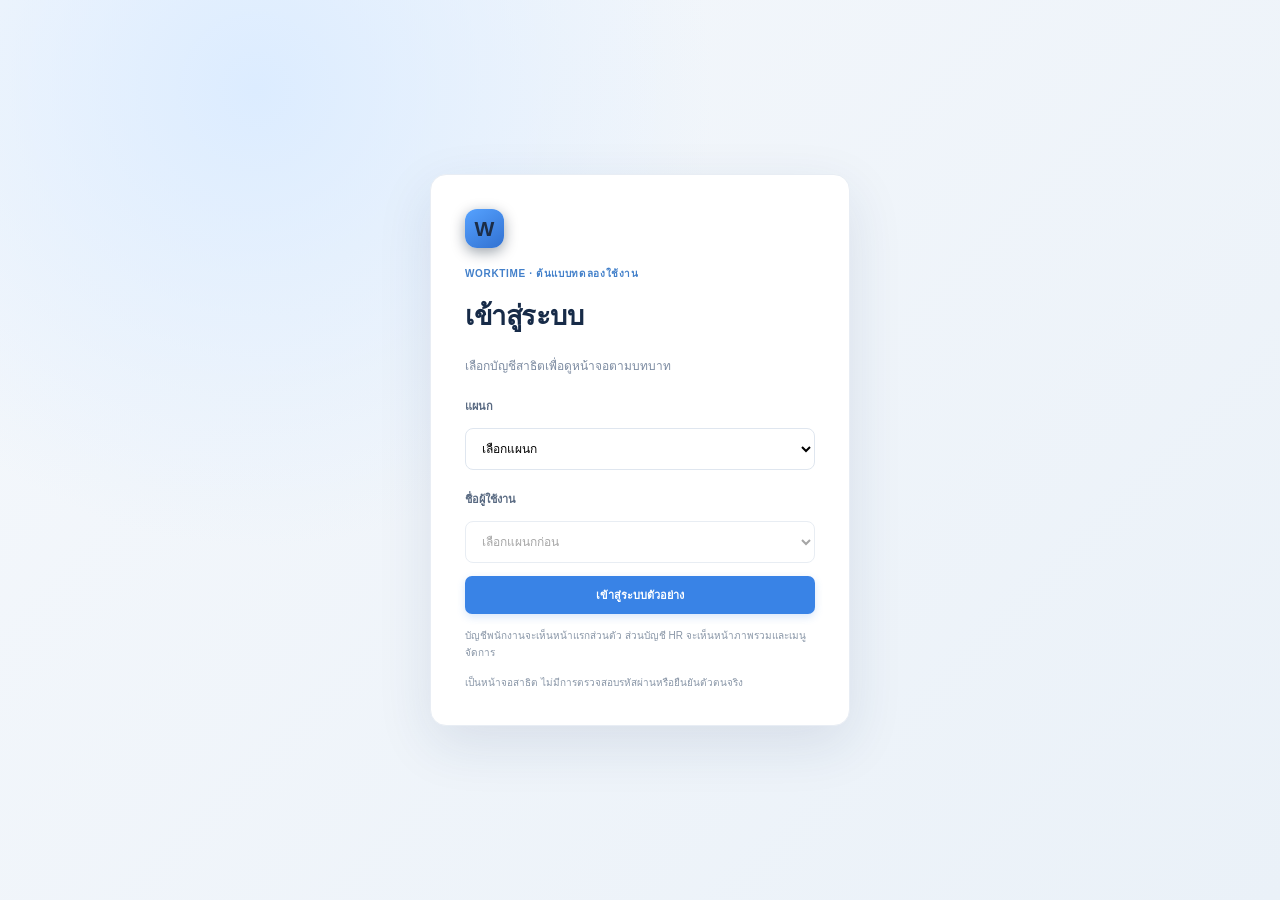
<file: index.html>
<!doctype html>
<html lang="th">
<head>
  <meta charset="utf-8">
  <meta name="viewport" content="width=device-width, initial-scale=1">
  <meta name="theme-color" content="#102342">
  <title>ระบบลงเวลาพนักงาน | WorkTime</title>
  <link rel="stylesheet" href="style.css">
  <script src="script.js" defer></script>
</head>
<body>
  <section class="demo-login" id="demoLogin">
    <form class="demo-login-card" id="demoLoginForm">
      <div class="brand-mark login-mark">W</div><div class="eyebrow">WorkTime · ต้นแบบทดลองใช้งาน</div>
      <h1>เข้าสู่ระบบ</h1><p>เลือกบัญชีสาธิตเพื่อดูหน้าจอตามบทบาท</p>
      <label for="demoLoginDepartment">แผนก</label><select id="demoLoginDepartment" required><option value="">เลือกแผนก</option><option value="กราฟิก">กราฟิก</option><option value="การตลาด">การตลาด</option><option value="สต็อกสินค้า">สต็อกสินค้า</option><option value="แอดมิน">แอดมิน</option><option value="HR">HR</option><option value="ธุรการ">ธุรการ</option><option value="บัญชี">บัญชี</option><option value="IT">IT</option></select>
      <label for="demoLoginEmployee">ชื่อผู้ใช้งาน</label><select id="demoLoginEmployee" required disabled><option value="">เลือกแผนกก่อน</option></select>
      <button class="button primary" type="submit">เข้าสู่ระบบตัวอย่าง</button>
      <small>บัญชีพนักงานจะเห็นหน้าแรกส่วนตัว ส่วนบัญชี HR จะเห็นหน้าภาพรวมและเมนูจัดการ</small><small>เป็นหน้าจอสาธิต ไม่มีการตรวจสอบรหัสผ่านหรือยืนยันตัวตนจริง</small>
    </form>
  </section>
  <div class="app-shell" id="appShell" hidden>
    <aside class="sidebar" id="sidebar">
      <a class="brand" href="#dashboard" aria-label="WorkTime หน้าหลัก"><span class="brand-mark">W</span><span><b>WorkTime</b><small>ระบบลงเวลาพนักงาน</small></span></a>
      <div class="side-caption">เมนูหลัก</div>
      <nav class="nav-list" aria-label="เมนูหลัก">
        <button class="nav-link active" data-page="employeeHome"><span>⌂</span> หน้าแรกของฉัน</button>
        <button class="nav-link" data-page="employeeDashboard"><span>▤</span> Dashboard ของฉัน</button>
        <button class="nav-link" data-page="teamOffSchedule"><span>▦</span> ตารางวันหยุดแผนก</button>
        <button class="nav-link active" data-page="dashboard"><span>▦</span> ภาพรวม</button>
        <button class="nav-link" data-page="attendance"><span>◷</span> ลงเวลาเข้า-ออก</button>
        <button class="nav-link" data-page="employees"><span>♙</span> จัดการพนักงาน</button>
        <button class="nav-link" data-page="shifts"><span>◷</span> จัดการกะ</button>
        <button class="nav-link" data-page="hrLeaveSchedule"><span>▦</span> ตารางวันหยุดพนักงาน</button>
        <button class="nav-link" data-page="leaves"><span>▣</span> คำขออนุมัติ <b class="nav-count" id="hrPendingLeaveCount" hidden>0</b></button><button class="nav-link" data-page="myHistory"><span>▤</span> ประวัติของฉัน</button>
        <button class="nav-link" data-page="history"><span>▤</span> ประวัติการลงเวลา</button>
        <button class="nav-link" data-page="reports"><span>▧</span> รายงาน</button><button class="nav-link" data-page="payroll"><span>฿</span> สลิปและเงินเดือน</button>
        <button class="nav-link" data-page="announcements"><span>▣</span> จัดการประกาศ</button>
        <button class="nav-link" data-page="employeeAnnouncements"><span>▣</span> ประกาศข่าวสาร</button>
        <button class="nav-link" data-page="settings"><span>⚙</span> ตั้งค่าระบบ</button>
      </nav>
      <div class="sidebar-foot"><div class="storage-icon">▣</div><b>ข้อมูลในเครื่องนี้</b><p>ข้อมูลจัดเก็บในเบราว์เซอร์เครื่องนี้เท่านั้น ยังไม่สามารถซิงก์ระหว่างคอมพิวเตอร์ได้</p><button class="text-button" id="clearDemoBtn">ล้างข้อมูลทดลอง</button></div>
    </aside>
    <main class="main-area">
      <header class="topbar"><button class="icon-button menu-toggle" id="menuToggle" aria-label="เปิดเมนู">☰</button><div><div class="breadcrumb">ระบบจัดการ <span>/</span> <b id="pageCrumb">ภาพรวม</b></div><div class="top-title" id="topTitle">ภาพรวมการลงเวลา</div></div><div class="topbar-right"><div class="live-clock"><span class="live-dot"></span><span id="clockDate">—</span><b id="clockTime">—</b></div><span class="top-user-name" id="topUserName">บัญชีสาธิต</span><div class="avatar">บ</div><button class="button ghost demo-logout-top" id="demoLogout">ออกจากระบบ</button></div></header>
      <div class="content">
        <section class="page employee-dashboard-page" id="page-employeeDashboard">
          <div class="page-heading"><div><div class="eyebrow">สรุปการทำงานส่วนบุคคล</div><h1>Dashboard ของฉัน</h1><p id="employeeDashboardSubtitle">สรุปข้อมูลของฉัน</p></div><label class="dashboard-period">เดือนที่แสดง<input id="employeeDashboardMonth" type="month"></label></div>
          <div class="report-stats employee-dashboard-stats">
            <article class="report-stat"><span>จำนวนวันในเดือน</span><b id="employeeStatDays">0</b><small>วันปฏิทินในเดือนที่เลือก</small></article>
            <article class="report-stat"><span>มาทำงาน</span><b id="employeeStatWorked">0</b><small>วันในเดือนที่เลือก</small></article>
            <article class="report-stat"><span>ใช้สิทธิ์ลา</span><b id="employeeStatLeave">0</b><small id="employeeStatLeaveDays">0 วันที่อนุมัติ</small></article>
            <article class="report-stat"><span>มาสาย</span><b id="employeeStatLate">0</b><small>ครั้งในเดือนที่เลือก</small></article>
            <article class="report-stat"><span>ออกก่อนเวลา</span><b id="employeeStatEarly">0</b><small>วันในเดือนที่เลือก</small></article>
            <article class="report-stat"><span>คำขอรออนุมัติ</span><b id="employeeStatPending">0</b><small>รายการในเดือนที่เลือก</small></article>
          </div>
          <section class="panel personal-history-panel"><div class="panel-head"><div><h2>ประวัติลงเวลาของฉัน</h2><p>เวลาเข้า–ออกและสถานะในเดือนที่เลือก</p></div></div><div class="table-wrap"><table><thead><tr><th>วันที่</th><th>เวลาเข้า</th><th>เวลาออก</th><th>สถานะ</th></tr></thead><tbody id="employeeDashboardAttendance"></tbody></table></div><div class="empty-state" id="employeeDashboardAttendanceEmpty" hidden>ยังไม่มีรายการลงเวลาในเดือนนี้</div></section>
          <section class="panel personal-history-panel"><div class="panel-head"><div><h2>คำขอลาของฉัน</h2><p>คำขอที่เกี่ยวข้องกับเดือนที่เลือก</p></div><button class="button secondary" type="button" data-go="leaves">ยื่นคำขอลา</button></div><div class="table-wrap"><table><thead><tr><th>วันที่ยื่น</th><th>ประเภท</th><th>ช่วงวันที่ลา</th><th>จำนวนวัน</th><th>สถานะ</th></tr></thead><tbody id="employeeDashboardLeaves"></tbody></table></div><div class="empty-state" id="employeeDashboardLeavesEmpty" hidden>ยังไม่มีคำขอลาในเดือนนี้</div></section>
        </section>
        <section class="page" id="page-employeeHome"><div class="welcome-row"><div><div class="eyebrow">พื้นที่พนักงาน · บัญชีสาธิต</div><h1>สวัสดี <span id="homeEmployeeName">—</span> <span class="wave">✦</span></h1><p>ข้อมูลและการลงเวลาของคุณ</p></div><div class="today-chip"><span>◷</span><div><small>วันนี้</small><b id="homeTodayLabel">—</b></div></div></div><div class="employee-home-grid"><section class="panel employee-profile-card"><div class="profile-avatar" id="homeAvatar">?</div><div><div class="eyebrow">ข้อมูลพนักงาน</div><h2 id="homeProfileName">—</h2><p><span id="homeProfileDepartment">—</span> · <span id="homeProfilePosition">—</span></p><div class="profile-shift" id="homeProfileShift">—</div></div></section><section class="panel employee-punch-card"><div class="panel-head"><div><h2>ลงเวลาวันนี้</h2><p id="homeShiftSummary">กะและเวลาอ้างอิง</p></div><span class="quick-icon">◷</span></div><div class="home-live-clock"><span class="live-dot"></span><div><small>เวลาปัจจุบัน</small><b id="homeLiveTime">—</b></div></div><div class="punch-times"><div><small>เวลาเข้างาน</small><b id="homeCheckIn">—</b></div><div><small>เวลาออกงาน</small><b id="homeCheckOut">—</b></div><div><small>สถานะวันนี้</small><b id="homeAttendanceStatus">ยังไม่เข้างาน</b></div></div><div id="homeLateNote" class="late-note" hidden></div><div class="attendance-actions"><button class="button primary" id="homePunchIn">ลงเวลาเข้างาน</button><button class="button secondary" id="homePunchOut">ลงเวลาออกงาน</button></div></section></div><section class="panel latest-leave-card"><div class="panel-head"><div><h2>คำขอลาล่าสุด</h2><p id="homeLeaveSummary">สถานะคำขอลาของคุณ</p></div><button class="button secondary" data-go="leaves">ยื่นคำขอลา</button></div><div id="homeLatestLeave" class="latest-leave-body">ยังไม่มีคำขอลา</div></section><section class="panel home-help"><h2>หน้าแรกของฉัน</h2><p>ข้อมูลและการลงเวลานี้แสดงเฉพาะบัญชีพนักงานที่เข้าสู่ระบบ</p></section></section>
        <section class="page" id="page-teamOffSchedule">
          <div class="page-heading"><div><div class="eyebrow">ตารางของทีม</div><h1>ตารางวันหยุดแผนก</h1><p>ดูวันหยุดของเพื่อนร่วมแผนก และเลือกวันที่ต้องการแจ้งหยุด</p></div></div>
          <section class="panel employee-off-schedule">
            <div class="panel-head"><div><h2>ปฏิทินวันหยุดของแผนก</h2><p id="employeeOffScheduleDepartment">แสดงเฉพาะแผนกของฉัน</p></div><label id="employeeOffDepartmentWrap" hidden>แผนก<select id="employeeOffDepartment"></select></label></div>
            <div class="calendar-month-nav"><button class="button ghost" type="button" id="employeeOffPrev" aria-label="เดือนก่อนหน้า">‹</button><strong id="employeeOffMonthLabel">—</strong><input id="employeeOffMonth" type="month" aria-label="เลือกเดือน"><button class="button ghost" type="button" id="employeeOffNext" aria-label="เดือนถัดไป">›</button></div>
            <div class="calendar-scroll"><div class="calendar-weekdays"><span>อา.</span><span>จ.</span><span>อ.</span><span>พ.</span><span>พฤ.</span><span>ศ.</span><span>ส.</span></div><div id="employeeOffScheduleCalendar" class="employee-calendar-grid"></div></div>
            <div class="notice-box">ปฏิทินแสดงรายชื่อพร้อมสถานะ “รออนุมัติ” หรือ “อนุมัติแล้ว” ตัวเลขคือจำนวนคนที่วางแผนทำงาน กดวันที่ต้องการเพื่อส่งคำขอ ซึ่งยังไม่ถือว่าอนุมัติจนกว่า HR จะตรวจสอบ ระบบจะไม่รับคำขอที่ทำให้คนทั้งแผนกหยุดพร้อมกัน</div>
          </section>
          <div class="employee-self-planner">
            <section class="panel employee-month-shift"><div class="panel-head"><div><div class="eyebrow">กะของฉัน</div><h2 id="employeeMonthShiftLabel">ตารางกะประจำเดือน</h2></div><span class="employee-shift-icon">◷</span></div><div id="employeeMonthShiftContent" class="employee-month-shift-content"></div></section>
            <section class="panel employee-request-summary"><div class="panel-head"><div><div class="eyebrow">คำขอของฉัน</div><h2 id="employeeRequestMonthLabel">คำขอวันหยุดประจำเดือน</h2></div><button class="button secondary" type="button" data-go="leaves">ดูคำขอทั้งหมด</button></div><div id="employeeMonthRequests" class="employee-month-requests"></div><div id="employeeMonthRequestsEmpty" class="empty-state">ยังไม่มีคำขอในเดือนนี้</div></section>
          </div>
        </section>
        <section class="page" id="page-myHistory"><div class="page-heading"><div><div class="eyebrow">ข้อมูลส่วนตัว</div><h1>ประวัติของฉัน</h1><p>สรุปการมาสาย ขาดงาน และคำขอลาของบัญชีนี้</p></div></div><div class="my-history-stats"><article class="report-stat"><span>มาสาย</span><b id="myLateCount">0 ครั้ง</b></article><article class="report-stat"><span>ขาดงานในสัปดาห์นี้</span><b id="myAbsentCount">0 วัน</b></article><article class="report-stat"><span>ส่งคำขอลา</span><b id="myLeaveCount">0 ครั้ง</b></article></div><p class="history-assumption">การประเมินขาดงานในต้นแบบนี้นับวันจันทร์–ศุกร์ที่ไม่มีเวลาเข้าและเลยเวลาเลิกกะแล้ว โดยยังไม่หักวันหยุดบริษัทหรือวันเริ่มงาน</p><section class="panel personal-history-panel"><div class="panel-head"><div><h2>ประวัติลงเวลา</h2><p>เวลาเข้า–ออก ชั่วโมงทำงาน และสถานะรายวัน</p></div></div><div class="table-wrap"><table><thead><tr><th>วันที่</th><th>กะ</th><th>เวลาเข้า</th><th>เวลาออก</th><th>ชั่วโมงทำงาน</th><th>สถานะ</th></tr></thead><tbody id="myAttendanceHistory"></tbody></table></div><div class="empty-state" id="myAttendanceEmpty" hidden>ยังไม่มีประวัติลงเวลา</div></section><section class="panel personal-history-panel"><div class="panel-head"><div><h2>ประวัติคำขอลา</h2><p>คำขอลาที่ส่งและสถานะการพิจารณา</p></div><button class="button secondary" data-go="leaves">ยื่นคำขอลา</button></div><div class="table-wrap"><table><thead><tr><th>วันที่ยื่น</th><th>ประเภท</th><th>ช่วงวันที่ลา</th><th>จำนวนวัน</th><th>สถานะ</th></tr></thead><tbody id="myLeaveHistory"></tbody></table></div><div class="empty-state" id="myLeaveEmpty" hidden>ยังไม่มีคำขอลา</div></section></section><section class="page" id="page-dashboard" data-dashboard-page>
          <div class="welcome-row"><div><div class="eyebrow">ระบบจัดการทรัพยากรบุคคล</div><h1>สวัสดีครับ <span class="wave">✦</span></h1><p>ภาพรวมการเข้างานของทีมในวันนี้</p></div><div class="today-chip"><span>◷</span><div><small>วันที่วันนี้</small><b id="todayLabel">—</b></div></div></div>
          <div class="notice-box demo-data-note">ข้อมูลตัวอย่างสำหรับสาธิต: รายชื่อ เวลาเข้าออก คำขอลา และคำขออนุมัติ ใช้ข้อมูลสมมุติและแก้ไขหรือลบได้</div><div class="stats-grid">
            <article class="stat-card"><div class="stat-top"><span>พนักงานทั้งหมด</span><span class="stat-icon navy">♙</span></div><div class="stat-value" id="statEmployees">0</div><div class="stat-note">รายชื่อพนักงานในระบบ</div></article>
            <article class="stat-card"><div class="stat-top"><span>เข้างานวันนี้</span><span class="stat-icon blue">✓</span></div><div class="stat-value" id="statPresent">0</div><div class="stat-note">พนักงานที่ลงเวลาเข้าแล้ว</div></article>
            <article class="stat-card"><div class="stat-top"><span>ยังไม่เข้างาน</span><span class="stat-icon amber">◷</span></div><div class="stat-value" id="statAbsent">0</div><div class="stat-note">ยังไม่มีรายการเข้าในวันนี้</div></article>
            <article class="stat-card"><div class="stat-top"><span>เข้างานแล้ว ยังไม่ออก</span><span class="stat-icon green">↗</span></div><div class="stat-value" id="statWorking">0</div><div class="stat-note">จำนวนพนักงานที่ยังไม่มีเวลาออก</div></article>
            <article class="stat-card"><div class="stat-top"><span>ออกงานแล้ว</span><span class="stat-icon violet">✓</span></div><div class="stat-value" id="statDone">0</div><div class="stat-note">ลงเวลาออกงานวันนี้แล้ว</div></article>
          </div>
          <div class="dashboard-grid"><section class="panel"><div class="panel-head"><div><h2>รายการลงเวลาล่าสุด</h2><p>รายการที่บันทึกเข้าระบบล่าสุด</p></div><button class="link-button" data-go="history">ดูประวัติทั้งหมด <span>→</span></button></div><div class="table-wrap"><table><thead><tr><th>พนักงาน</th><th>วันที่</th><th>เวลาเข้างาน</th><th>เวลาออกงาน</th><th>สถานะ</th></tr></thead><tbody id="recentBody"></tbody></table></div><div class="empty-state" id="recentEmpty" hidden>ยังไม่มีรายการลงเวลา</div></section>
            <section class="panel quick-panel"><div class="panel-head"><div><h2>ลงเวลาอย่างรวดเร็ว</h2><p>เลือกแผนกเพื่อแสดงรายชื่อพนักงาน</p></div><span class="quick-icon">◷</span></div><label for="quickDepartment">เลือกแผนก</label><select id="quickDepartment"><option value="">เลือกแผนก</option></select><label for="quickEmployee">เลือกพนักงาน</label><select id="quickEmployee" disabled><option value="">เลือกแผนกก่อน</option></select><div class="selected-employee" id="quickEmployeeInfo">เลือกแผนกและพนักงานเพื่อเริ่มลงเวลา</div><div class="quick-actions"><button class="button primary" id="quickIn">ลงเวลาเข้างาน</button><button class="button secondary" id="quickOut">ลงเวลาออกงาน</button></div><button class="link-button full-link" data-go="attendance">ไปหน้าลงเวลา <span>→</span></button></section></div>
        </section>
        <section class="page" id="page-attendance"><div class="page-heading"><div><div class="eyebrow">บันทึกเวลาทำงาน</div><h1>ลงเวลาเข้า-ออก</h1><p>เลือกพนักงานและบันทึกเวลาจากนาฬิกาเครื่อง</p></div></div><div class="attendance-layout"><section class="panel attendance-card"><div class="attendance-clock"><span class="clock-face">◷</span><div><small>เวลาปัจจุบัน</small><strong id="attendanceClock">—</strong><span id="attendanceDate">—</span></div></div><label for="attendanceEmployee">รหัสพนักงาน</label><select id="attendanceEmployee"><option value="">เลือกรหัสพนักงาน</option></select><div class="employee-preview" id="attendancePreview"><div class="preview-avatar">?</div><div><b>ยังไม่ได้เลือกพนักงาน</b><small>ข้อมูลการลงเวลาวันนี้จะแสดงที่นี่</small></div></div><div class="today-times"><div><small>เวลาเข้างานวันนี้</small><b id="todayIn">—</b></div><div><small>เวลาออกงานล่าสุด</small><b id="todayOut">—</b></div><div><small>สถานะปัจจุบัน</small><b id="todayStatus">รอเลือกพนักงาน</b></div></div><div class="attendance-actions"><button class="button primary" id="attendanceIn">ลงเวลาเข้างาน</button><button class="button secondary" id="attendanceOut">ลงเวลาออกงาน</button></div><p class="form-hint">เวลาในระบบอ้างอิงจากนาฬิกาของอุปกรณ์ที่ใช้งาน</p></section><section class="panel how-panel"><h2>วิธีลงเวลา</h2><div class="step"><span>1</span><div><b>เลือกรหัสพนักงาน</b><p>ตรวจสอบชื่อและแผนกให้ถูกต้อง</p></div></div><div class="step"><span>2</span><div><b>บันทึกเวลาเข้างาน</b><p>ระบบจะบันทึกเวลา ณ ขณะที่กดปุ่ม</p></div></div><div class="step"><span>3</span><div><b>บันทึกเวลาออกงาน</b><p>ลงเวลาออกเมื่อสิ้นสุดการทำงาน</p></div></div><div class="info-box">หนึ่งวันสามารถเริ่มรอบใหม่ได้หลังจากจบรอบก่อนหน้าแล้ว</div></section></div></section>
        <section class="page" id="page-employees">
          <div class="page-heading"><div><div class="eyebrow">ข้อมูลบุคลากร</div><h1>จัดการพนักงาน</h1><p>เลือกการ์ดพนักงานเพื่อดูชื่อเล่น อายุงาน ประเภทการจ้าง และฐานเงินเดือน</p></div><button class="button primary" id="addEmployeeBtn">＋ เพิ่มพนักงาน</button></div>
          <section class="panel employee-directory-panel">
            <div class="toolbar"><div class="search-box"><span>⌕</span><input id="employeeSearch" type="search" placeholder="ค้นหาชื่อ รหัส แผนก หรือตำแหน่ง..."></div><span class="result-count" id="employeeCount">0 คน</span></div>
            <div class="employee-filters">
              <label>แผนก<select id="employeeDepartmentFilter"><option value="">ทุกแผนก</option></select></label>
              <label>ตำแหน่ง<select id="employeePositionFilter"><option value="">ทุกตำแหน่ง</option></select></label>
              <label>ประเภทพนักงาน<select id="employeeTypeFilter"><option value="">ทุกประเภท</option><option value="พนักงานประจำ">พนักงานประจำ</option><option value="พนักงานพาร์ทไทม์">พนักงานพาร์ทไทม์</option><option value="นักศึกษาฝึกงาน">นักศึกษาฝึกงาน</option></select></label>
              <label>สถานะ<select id="employeeStatusFilter"><option value="">ทุกสถานะ</option><option value="active">ปฏิบัติงาน</option><option value="inactive">ไม่ปฏิบัติงาน</option></select></label>
              <button class="button ghost" id="clearEmployeeFilters" type="button">ล้างตัวกรอง</button>
            </div>
            <div id="employeesBody" class="employee-card-grid"></div>
            <div class="empty-state" id="employeesEmpty" hidden>ไม่พบพนักงานตามเงื่อนไขที่เลือก</div>
          </section>
        </section>
        <section class="page" id="page-history"><div class="page-heading"><div><div class="eyebrow">ค้นหารายการรายวัน</div><h1>ประวัติการลงเวลา</h1><p>ตรวจสอบรายการย้อนหลังรายคน พร้อมค้นหาและกรองช่วงวันที่</p></div><button class="button secondary" id="historyExport">↓ ส่งออกรายการ CSV</button></div><section class="panel history-log-panel"><div class="filter-grid"><div class="search-box"><span>⌕</span><input id="historySearch" type="search" placeholder="ค้นหาชื่อหรือรหัสพนักงาน..."></div><div><label for="filterDate">ตั้งแต่วันที่</label><input id="filterDate" type="date"></div><div><label for="filterEndDate">ถึงวันที่</label><input id="filterEndDate" type="date"></div><div><label for="filterDepartment">แผนก</label><select id="filterDepartment"><option value="">ทุกแผนก</option></select></div><div><label for="filterEmployee">รหัสพนักงาน</label><select id="filterEmployee"><option value="">ทุกคน</option></select></div><button class="button ghost" id="clearFilters">ล้างตัวกรอง</button></div><div class="history-log-caption"><span>บันทึกการลงเวลา</span><small>เรียงจากรายการล่าสุด</small></div><div class="table-wrap"><table><thead><tr><th>วันที่</th><th>รหัสพนักงาน</th><th>ชื่อพนักงาน</th><th>แผนก</th><th>เวลาเข้า</th><th>เวลาออก</th><th>ชั่วโมงทำงาน</th><th>สถานะ</th></tr></thead><tbody id="historyBody"></tbody></table></div><div class="empty-state" id="historyEmpty" hidden>ไม่พบประวัติการลงเวลาตามตัวกรอง</div></section></section>
        <section class="page" id="page-leaves"><div class="page-heading"><div><div class="eyebrow">ศูนย์รวมคำขอพนักงาน</div><h1>คำขออนุมัติ</h1><p>ส่งคำขอพร้อมรายละเอียดและหลักฐาน ติดตามผลและประวัติได้ในหน้านี้</p></div></div>
          <section class="panel approval-request-panel" id="approvalRequestFormPanel"><div class="panel-head"><div><h2>ส่งคำขอประเภทอื่น</h2><p>ใช้สำหรับขอ OT เบิกค่าใช้จ่าย ปรับเวลา เปลี่ยนกะ ขอเอกสาร หรือขอเงินพิเศษ</p></div><span class="status-pill status-working">พนักงาน</span></div><div class="approval-category-list"><a href="#leaveSubmissionPanel">ยื่นคำขอลา</a><span>การทำงานล่วงเวลา (OT)</span><span>ค่าใช้จ่ายและการเบิก</span><span>ปรับเวลาและเปลี่ยนกะ</span><span>ขอเอกสารบริษัท</span><span>เงินได้พิเศษและรางวัล</span></div><form id="approvalRequestForm" class="approval-request-form"><label>ประเภทคำขอ<select id="approvalType" required><option value="">เลือกประเภทคำขอ</option><optgroup label="การลาและการทำงานล่วงเวลา"><option value="ot">ทำงานล่วงเวลา (OT)</option></optgroup><optgroup label="ค่าใช้จ่ายและการเบิก"><option value="expense_transport">ค่าเดินทางหรือค่าพาหนะ</option><option value="expense_meal">ค่าอาหารและเครื่องดื่ม</option><option value="expense_entertain">ค่า Entertain</option><option value="expense_event">ค่า Event</option><option value="expense_other">ค่าใช้จ่ายอื่น ๆ</option></optgroup><optgroup label="การปรับเวลาและเปลี่ยนกะ"><option value="time_adjust">ปรับปรุงเวลาเข้า–ออก (เฉพาะวัน)</option><option value="shift_change">ขอเปลี่ยนกะทำงาน (รายเดือน)</option><option value="offday_change">ขอเปลี่ยนกะวันหยุด</option></optgroup><optgroup label="ขอเอกสารบริษัท"><option value="document">ขอเอกสารบริษัท</option></optgroup><optgroup label="เงินได้พิเศษและรางวัล"><option value="special_earning">ขอเงินได้พิเศษหรือรางวัล</option></optgroup></select></label><div id="approvalTypeFields" class="approval-type-fields"><p class="form-hint">เลือกประเภทคำขอเพื่อแสดงข้อมูลที่ต้องกรอก</p></div><div class="notice-box approval-notice" id="otApprovalNotice" hidden>ต้องยื่น OT ล่วงหน้าและได้รับอนุมัติก่อนเริ่มทำงาน ระบบจะไม่นับ OT ที่ไม่ได้รับอนุมัติเป็นเงิน OT อัตโนมัติ</div><label class="approval-details-label">รายละเอียดเพิ่มเติม<textarea id="approvalDetails" rows="3" maxlength="1000" placeholder="อธิบายเหตุผลหรือข้อมูลประกอบคำขอ"></textarea></label><label class="approval-attachments-label">หลักฐานหรือไฟล์ประกอบ<input id="approvalAttachments" type="file" accept=".pdf,.png,.jpg,.jpeg,.webp,application/pdf,image/png,image/jpeg,image/webp" multiple><small>รองรับ PDF, PNG, JPG, WEBP สูงสุด 3 ไฟล์ รวมไม่เกิน 2 MB</small></label><div class="special-earning-estimate" id="specialEarningEstimate" hidden>ยอดคำนวณเบื้องต้น: <b id="specialEarningEstimateValue">฿0.00</b> · รอ HR ตรวจสอบหลักฐานและข้อตกลง</div><div class="approval-submit-row"><button class="button primary" type="submit">ส่งคำขอให้ผู้อนุมัติ</button><p class="form-hint">หลังส่งคำขอ ระบบจะแจ้งสถานะและบันทึกประวัติการพิจารณาไว้</p></div></form></section>
          <section class="panel approval-history-panel"><div class="panel-head"><div><h2 id="approvalListTitle">ประวัติคำขอทั้งหมด</h2><p>รวมคำขอลาและคำขอทุกประเภท พร้อมผลอนุมัติ เหตุผล และหลักฐาน</p></div><button class="button secondary" id="exportApprovedEarnings" type="button" hidden>ส่งออกรายการเงินได้ที่อนุมัติ</button></div><div class="table-wrap"><table><thead><tr><th>ผู้ยื่น</th><th>ประเภทคำขอ</th><th>วันที่ส่ง</th><th>รายละเอียดและหลักฐาน</th><th>สถานะและผลพิจารณา</th><th>ดำเนินการ</th></tr></thead><tbody id="approvalRequestBody"></tbody></table></div><div class="empty-state" id="approvalRequestEmpty" hidden>ยังไม่มีคำขอ</div></section><input id="approvalResultAttachment" type="file" accept=".pdf,.png,.jpg,.jpeg,.webp,application/pdf,image/png,image/jpeg,image/webp" multiple hidden>
          <dialog id="approvalRejectDialog" class="app-dialog"><form id="approvalRejectForm"><div class="dialog-head"><div><div class="eyebrow">บันทึกผลพิจารณา</div><h2>ไม่อนุมัติคำขอ</h2></div><button class="icon-button" id="closeApprovalReject" type="button" aria-label="ปิด">×</button></div><p id="approvalRejectSummary"></p><input id="approvalRejectId" type="hidden"><label>เหตุผลที่ไม่อนุมัติ<textarea id="approvalRejectReason" rows="3" maxlength="500" required></textarea></label><div class="dialog-actions"><button class="button ghost" id="cancelApprovalReject" type="button">ยกเลิก</button><button class="button danger" type="submit">บันทึกผล</button></div></form></dialog>
          <div class="leave-layout"><section class="panel" id="leaveSubmissionPanel"><h2>ยื่นคำขอลา</h2><form id="leaveForm" class="leave-form"><label>พนักงาน<select id="leaveEmployee" required></select></label><label>ประเภทการลา<select id="leaveType"><option>ลากิจ</option><option>ลาป่วย</option><option>ลาทหาร</option><option>ลาคลอด</option><option>ลาพักร้อน</option></select></label><label>ตั้งแต่วันที่<input id="leaveStart" type="date" required></label><label>ถึงวันที่<input id="leaveEnd" type="date" required></label><label class="leave-reason">เหตุผล<textarea id="leaveReason" rows="2" maxlength="300" required></textarea></label><button class="button primary">ส่งคำขอ</button></form><p class="form-hint">คำขอจะอยู่สถานะรออนุมัติจนกว่าหัวหน้าหรือ HR จะตรวจสอบ</p></section><section class="panel"><div class="panel-head"><div><h2>สิทธิ์วันลา</h2><p>ยอดที่อนุมัติและใช้แล้ว แยกตามประเภท</p></div></div><div class="table-wrap"><table><thead><tr><th>ประเภท</th><th>สิทธิ์ (วัน/ปี)</th><th>อนุมัติแล้ว (วัน)</th><th>คงเหลือ</th></tr></thead><tbody id="leaveBalanceBody"></tbody></table></div><div class="quota-settings"><label>กำหนดสิทธิ์ลาพักร้อนต่อปี<input id="annualLeaveQuota" type="number" min="0" max="365" value="6"></label><button class="button ghost" id="saveLeaveQuota">บันทึกสิทธิ์</button></div><p class="form-hint">ปรับโควตาให้ตรงนโยบายบริษัทและตรวจสอบข้อกฎหมายก่อนใช้งานจริง</p></section></div><section class="panel leave-history" hidden><div class="panel-head"><div><h2>ประวัติคำขอลา</h2><p>คำขอทุกสถานะและการอนุมัติ</p></div></div><div class="table-wrap"><table><thead><tr><th>พนักงาน</th><th>ประเภท</th><th>วันที่ลา</th><th>จำนวนวัน</th><th>เหตุผล</th><th>สถานะ</th><th>ดำเนินการ</th></tr></thead><tbody id="leaveBody"></tbody></table></div><div class="empty-state" id="leaveEmpty" hidden>ยังไม่มีคำขอลา</div></section></section><section class="page" id="page-reports"><div class="page-heading"><div><div class="eyebrow">ภาพรวมเพื่อการตัดสินใจ</div><h1>รายงาน</h1><p>ดูตัวเลขสรุปและเปรียบเทียบการมาทำงานในวันที่เลือก</p></div><button class="button secondary" id="reportExport">↓ ส่งออกรายงาน CSV</button></div><section class="panel report-controls"><div><label for="reportDate">เลือกวันที่รายงาน</label><input id="reportDate" type="date"></div><div><label for="reportDepartment">แผนก</label><select id="reportDepartment"><option value="">ทุกแผนก</option></select></div><div class="report-date-text"><small>รายงานประจำวัน</small><b id="reportDateLabel">—</b></div></section><div class="report-stats"><article class="report-stat"><span>เข้างานแล้ว</span><b id="reportPresent">0</b></article><article class="report-stat"><span>ยังไม่เข้างาน</span><b id="reportAbsent">0</b></article><article class="report-stat"><span>ชั่วโมงทำงานรวม</span><b id="reportHours">0 ชม.</b></article></div><section class="panel report-detail-panel"><div class="panel-head"><div><h2>รายละเอียดประกอบรายงาน</h2><p>รายชื่อและสถานะของพนักงานตามเงื่อนไขที่เลือก</p></div></div><div class="table-wrap"><table><thead><tr><th>รหัสพนักงาน</th><th>ชื่อ-นามสกุล</th><th>แผนก</th><th>เวลาเข้างาน</th><th>เวลาออกงาน</th><th>ชั่วโมงทำงาน</th><th>สถานะ</th></tr></thead><tbody id="reportBody"></tbody></table></div><div class="empty-state" id="reportEmpty" hidden>ยังไม่มีพนักงานในระบบ</div></section></section>
        <section class="page" id="page-hrLeaveSchedule">
          <div class="page-heading"><div><div class="eyebrow">กำลังคนแยกตามแผนก</div><h1>ตารางวันหยุดพนักงาน</h1><p>ดูภาพรวมวันหยุดของทุกแผนก หรือเลือกแผนกเพื่อดูรายละเอียดและตรวจสอบกำลังคน</p></div></div>
          <section class="panel leave-calendar-panel">
            <div class="leave-calendar-toolbar"><div class="leave-calendar-filters"><label>แผนก<select id="leaveCalendarDepartment"><option value="">ทุกแผนก</option></select></label><div class="calendar-month-nav"><button class="button ghost" type="button" id="leaveMonthPrev" aria-label="เดือนก่อนหน้า">‹</button><input id="leaveCalendarMonth" type="month" aria-label="เลือกเดือน"><button class="button ghost" type="button" id="leaveMonthNext" aria-label="เดือนถัดไป">›</button><button class="button ghost" type="button" id="leaveMonthToday">เดือนนี้</button></div></div><button class="button secondary" type="button" id="copyLeaveLine" disabled>คัดลอกสรุปไปส่งใน LINE</button></div>
            <div class="leave-overview-stats"><article><span>คำขอรอพิจารณา</span><b id="leavePendingStat">0</b></article><article><span>วันที่มีคำขอหยุด</span><b id="leaveDaysStat">0</b></article><article><span>วันที่ควรตรวจสอบกำลังคน</span><b id="leaveCoverageStat">0</b></article></div>
            <div class="leave-calendar-month-title"><h2 id="leaveCalendarTitle">เลือกแผนกและเดือน</h2><div class="leave-calendar-legend"><span><i class="legend-dot pending-dot"></i>รออนุมัติ</span><span><i class="legend-dot approved-dot"></i>อนุมัติแล้ว</span><span><i class="legend-dot risk-dot"></i>คนทำงานเหลือน้อยในแผนก</span></div></div>
            <div class="leave-calendar-weekdays"><span>อา.</span><span>จ.</span><span>อ.</span><span>พ.</span><span>พฤ.</span><span>ศ.</span><span>ส.</span></div><div id="leaveCalendarGrid" class="leave-calendar-grid" role="grid"></div>
            <section class="panel leave-day-detail"><div class="leave-detail-heading"><h2 id="leaveSelectedDate">รายละเอียดวัน</h2><span id="leaveSelectedCount" class="leave-day-count">0 คน</span></div><div id="leaveDayDetails" class="leave-day-details"></div><div id="leaveDayEmpty" class="empty-state">เลือกแผนกเพื่อดูตาราง</div></section>
          </section>
          <section class="panel leave-requests-section"><div class="panel-head"><div><h2>รายชื่อคำขอวันหยุด</h2><p>แสดงรายการตามแผนกที่เลือก อนุมัติได้เมื่อยังมีคนทำงานอย่างน้อยหนึ่งคน</p></div><input id="leaveCalendarSearch" class="leave-request-search" type="search" placeholder="ค้นหาชื่อพนักงาน"></div><div class="table-wrap"><table><thead><tr><th>พนักงาน</th><th>แผนก</th><th>ประเภท</th><th>วันที่หยุด</th><th>จำนวนวัน</th><th>สถานะ</th><th>จัดการ</th></tr></thead><tbody id="leaveCalendarBody"></tbody></table></div><div id="leaveCalendarEmpty" class="empty-state" hidden>ไม่มีคำขอหยุดในแผนกและเดือนที่เลือก</div></section>
        </section>
        <section class="page" id="page-employeeAnnouncements"><div class="page-heading"><div><div class="eyebrow">ข่าวสารจากบริษัท</div><h1>ประกาศข่าวสาร</h1><p>เลือกดูประกาศปัจจุบันหรือประกาศย้อนหลัง</p></div><label class="announcement-view-filter">แสดง<select id="employeeAnnouncementFilter"><option value="active">กำลังแสดง</option><option value="history">ประกาศย้อนหลัง</option><option value="all">ทั้งหมด</option></select></label></div><div id="employeeAnnouncementList" class="employee-announcement-list"></div><div id="employeeAnnouncementListEmpty" class="panel empty-state" hidden>ไม่มีประกาศในหมวดที่เลือก</div></section>
        <section class="page" id="page-announcements">
          <div class="page-heading"><div><div class="eyebrow">สื่อสารภายในบริษัท</div><h1>ประกาศข่าวสาร</h1><p>สร้างและกำหนดช่วงเวลาแสดงประกาศให้พนักงาน</p></div><button class="button primary" type="button" id="resetAnnouncementForm">＋ สร้างประกาศ</button></div>
          <section class="panel announcement-editor">
            <div class="panel-head"><div><h2 id="announcementFormTitle">สร้างประกาศใหม่</h2><p>ประกาศที่เผยแพร่และอยู่ในช่วงเวลาที่กำหนดจะแสดงเมื่อพนักงานเข้าสู่ระบบ</p></div></div>
            <form id="announcementForm" class="announcement-form">
              <input type="hidden" id="announcementEditId">
              <label>หัวข้อประกาศ<input id="announcementTitle" type="text" maxlength="160" required placeholder="เช่น แจ้งกำหนดการประชุมประจำเดือน"></label>
              <label class="announcement-content-label">รายละเอียด<textarea id="announcementContent" rows="5" maxlength="5000" required placeholder="เขียนรายละเอียดที่ต้องการแจ้งพนักงาน"></textarea></label>
              <div class="announcement-dates">
                <label>วันที่จัดกิจกรรม เริ่มวันที่<input id="announcementRelatedStart" type="date"></label>
                <label>วันที่จัดกิจกรรม ถึงวันที่<input id="announcementRelatedEnd" type="date"></label>
              </div>
              <div class="announcement-dates">
                <label>เวลาเริ่มกิจกรรม<input id="announcementRelatedStartTime" type="time"><small>เวลานี้เป็นกำหนดการกิจกรรม ไม่ใช่เวลาเผยแพร่ประกาศ</small></label>
                <label>เวลาสิ้นสุดกิจกรรม<input id="announcementRelatedEndTime" type="time"></label>
              </div>
              <div class="announcement-dates">
                <label>เริ่มเผยแพร่ประกาศ<input id="announcementDisplayStart" type="datetime-local" required></label>
                <label>หยุดเผยแพร่ประกาศ<input id="announcementDisplayEnd" type="datetime-local" required></label>
              </div>
              <label>สถานะประกาศ<select id="announcementStatus"><option value="draft">บันทึกเป็นร่าง</option><option value="published">เผยแพร่</option></select></label>
              <label class="announcement-content-label">ไฟล์แนบ<input id="announcementAttachments" type="file" accept=".pdf,image/png,image/jpeg,image/webp" multiple><small>รองรับ PDF, PNG, JPG และ WEBP รวมไม่เกิน 3 ไฟล์ ขนาดรวมไม่เกิน 2 MB</small></label>
              <div id="announcementExistingFiles" class="announcement-existing-files" hidden></div>
              <label class="announcement-clear-files"><input id="announcementClearAttachments" type="checkbox"> นำไฟล์แนบเดิมออกเมื่อบันทึก</label>
              <div class="dialog-actions"><button class="button primary" type="submit">บันทึกประกาศ</button></div>
            </form>
          </section>
          <section class="panel announcement-list-panel">
            <div class="panel-head"><div><h2>ประกาศทั้งหมด</h2><p>แก้ไข ลบ และตรวจสอบสถานะการเผยแพร่</p></div></div>
            <div class="table-wrap"><table><thead><tr><th>หัวข้อ</th><th>วันและเวลากิจกรรม</th><th>ช่วงเผยแพร่ประกาศ</th><th>สถานะ</th><th>ไฟล์แนบ</th><th>จัดการ</th></tr></thead><tbody id="announcementListBody"></tbody></table></div>
            <div class="empty-state" id="announcementListEmpty" hidden>ยังไม่มีประกาศข่าวสาร</div>
          </section>
        </section>
        <section class="page" id="page-shifts"><div class="page-heading"><div><div class="eyebrow">ตารางเวลาของแต่ละแผนก</div><h1>จัดการกะ</h1><p>เลือกแผนกเพื่อดูรายชื่อและกำหนดกะให้พนักงานสำหรับเดือนที่เลือก</p></div><label class="dashboard-period">เดือนที่มีผล<input id="shiftMonth" type="month"></label></div><section class="panel shift-directory-panel"><div class="shift-settings-intro"><b>กะของแผนกจะแสดงเป็นค่าเริ่มต้น</b><span id="shiftEffectiveRange">—</span></div><div id="shiftDepartmentView" class="shift-department-grid"></div><dialog id="shiftEmployeeView" class="shift-employee-dialog"><div class="panel-head"><div><div class="eyebrow">จัดกะรายเดือน</div><h2 id="shiftDepartmentTitle">—</h2><p id="shiftDepartmentSummary">—</p></div><button class="button ghost" id="shiftBack" type="button">ปิดหน้าต่าง</button></div><div id="shiftEmployeeList" class="shift-employee-list"></div><div id="shiftEmployeeEmpty" class="empty-state" hidden>ไม่พบพนักงานในแผนกนี้</div></dialog><div class="notice-box">การเปลี่ยนกะจะมีผลกับเดือนที่เลือก ประวัติลงเวลาที่บันทึกไปแล้วจะไม่เปลี่ยนตาม</div></section></section><section class="page payroll-page" id="page-payroll"><div class="page-heading"><div><div class="eyebrow">สรุปเงินเดือนและสลิป</div><h1>สลิปและเงินเดือน</h1><p>สรุปเงินเดือนพนักงานตามจำนวนพนักงานปัจจุบัน</p></div><label class="dashboard-period">รอบเดือน<input id="payrollMonth" type="month"></label></div><div class="payroll-stats stats-grid"><article class="stat-card"><div class="stat-top"><span>พนักงานปัจจุบัน</span><span class="stat-icon navy">♙</span></div><div class="stat-value" id="payrollHeadcount">0 คน</div><div class="stat-note">นับเฉพาะพนักงานที่ปฏิบัติงาน</div></article><article class="stat-card"><div class="stat-top"><span>เงินเดือนต่อคน</span><span class="stat-icon blue">฿</span></div><div class="stat-value" id="payrollBasePerEmployee">฿15,000</div><div class="stat-note">อัตราเงินเดือนที่ใช้คำนวณ</div></article><article class="stat-card"><div class="stat-top"><span>เงินเดือนรวม 1 เดือน</span><span class="stat-icon green">▦</span></div><div class="stat-value" id="payrollBaseTotal">฿0</div><div class="stat-note" id="payrollBaseFormula">จำนวนพนักงาน × ฿15,000</div></article></div><div class="notice-box">ยอดเงินเดือนคำนวณจากจำนวนพนักงานปัจจุบัน × 15,000 บาทต่อคน ส่วนค่าคอมมิชชันและเงินพิเศษแสดงแยกด้านล่างตามสถานะอนุมัติ</div><section class="panel payroll-report-panel"><div class="panel-head"><div><h2>คำขอค่าคอมมิชชันและเงินพิเศษ</h2><p>ดูจำนวนผู้ขอ ประเภทคำขอ สถานะ และหลักฐานที่พนักงานแนบมา</p></div><button class="button secondary" id="exportPayrollReport" type="button">ส่งออกรายงาน CSV</button></div><div class="payroll-filters"><label id="payrollEmployeeWrap">กรองรายละเอียดตามพนักงาน<select id="payrollEmployee"><option value="">ทุกคน · รายงานรวม</option></select></label><div class="stat-note">สรุปคำขอและยอดเงินอิงตามเดือนที่เลือก</div></div><div class="report-stats payroll-earning-stats"><article class="report-stat"><span>คำขอทั้งหมด</span><b id="payrollRequestCount">0 รายการ</b></article><article class="report-stat"><span>พนักงานที่ส่งคำขอ</span><b id="payrollRequestPeopleCount">0 คน</b></article><article class="report-stat"><span>รอตรวจสอบ</span><b id="payrollPendingCount">0 รายการ</b><small id="payrollPendingAmount">฿0</small></article><article class="report-stat"><span>ไม่อนุมัติ</span><b id="payrollRejectedCount">0 รายการ</b></article></div><section class="payroll-category-summary"><h3>สรุปตามประเภทเงินพิเศษ</h3><div class="table-wrap"><table><thead><tr><th>ประเภท</th><th>คำขอ</th><th>พนักงาน</th><th>อนุมัติแล้ว</th><th>ยอดอนุมัติ</th><th>ยอดรอตรวจ</th></tr></thead><tbody id="payrollCategoryBody"></tbody></table></div><div class="empty-state" id="payrollCategoryEmpty" hidden>ยังไม่มีคำขอเงินพิเศษในเดือนนี้</div></section><div class="table-wrap"><table><thead><tr><th>พนักงาน</th><th>วันที่</th><th>รายการ</th><th>ฐานคำนวณ</th><th>อัตรา</th><th>ยอดขอ</th><th>สถานะ</th><th>ผลพิจารณา</th><th>หลักฐาน</th></tr></thead><tbody id="payrollReportBody"></tbody></table></div><div class="empty-state" id="payrollReportEmpty" hidden>ไม่มีรายการเงินพิเศษในเดือนนี้</div></section><section class="panel payslip-panel"><div class="panel-head"><div><h2>จัดทำสลิปเงินเดือน</h2><p id="payslipPeriodLabel">เลือกรอบเดือนและพนักงาน</p></div><div class="payslip-actions"><button class="button secondary" id="issuePayslip" type="button">ออกสลิปเงินเดือน</button><button class="button ghost" id="printPayslip" type="button" hidden>พิมพ์ / บันทึก PDF</button></div></div><div id="payslipPreview" class="payslip-preview" hidden></div><div id="payslipEmpty" class="empty-state">เลือกพนักงานเพื่อดูหรือออกสลิปเงินเดือน</div></section></section><section class="page" id="page-settings"><div class="page-heading"><div><div class="eyebrow">ตั้งค่าการทำงาน</div><h1>ตั้งค่าระบบ</h1><p>กำหนดเวลาอ้างอิงสำหรับพนักงานที่ยังไม่ได้ระบุตารางเฉพาะ</p></div></div><section class="panel settings-panel"><h2>เวลาทำงานมาตรฐาน</h2><p>พนักงานที่ไม่ได้กำหนดเวลาเฉพาะจะใช้เวลาเหล่านี้เป็นข้อมูลอ้างอิง โดยไม่เปลี่ยนเวลาลงเวลาจริง</p><form id="settingsForm" class="settings-form"><label for="workStart">เวลาเริ่มงานมาตรฐาน<input id="workStart" type="time" required></label><label for="workEnd">เวลาเลิกงานมาตรฐาน<input id="workEnd" type="time" required></label><label for="lateGrace">ช่วงผ่อนผัน (นาที)<input id="lateGrace" type="number" min="0" max="240" value="0"></label><div class="settings-actions"><button class="button ghost" type="button" id="resetSettings">คืนค่าเริ่มต้น</button><button class="button primary" type="submit">บันทึกการตั้งค่า</button></div></form></section><div class="notice-box">ข้อมูลจัดเก็บอยู่ในเบราว์เซอร์เครื่องนี้เท่านั้น ไม่มีการซิงก์ระหว่างเครื่อง ควรใช้ระบบยืนยันตัวตนและเซิร์ฟเวอร์กลาง หากต้องการข้อมูลลงเวลาที่เชื่อถือได้ในระดับทางการ</div></section>
        <footer class="app-footer">WorkTime <span>•</span> ระบบลงเวลาพนักงานภายในบริษัท</footer>
      </div>
    </main>
  </div>
  <dialog id="employeeOffRequestDialog" class="employee-off-request-dialog"><form id="employeeOffRequestForm" method="dialog" class="dialog-form"><div class="dialog-head"><div><div class="eyebrow">ตารางวันหยุดแผนก</div><h2>แจ้งวันหยุด</h2><p>เลือกช่วงวันที่และระบุรายละเอียดคำขอ</p></div><button class="icon-button" id="closeEmployeeOffRequest" type="button" aria-label="ปิด">×</button></div><p id="employeeOffRequestDateLabel" class="off-request-date">เลือกช่วงวันที่ต้องการหยุด</p><div class="off-request-date-fields"><label>ตั้งแต่วันที่<input id="employeeOffRequestStart" type="date" required></label><label>ถึงวันที่<input id="employeeOffRequestEnd" type="date" required></label></div><label>ประเภทวันหยุด<select id="employeeOffRequestType" required><option value="วันหยุดประจำสัปดาห์">วันหยุดประจำสัปดาห์</option><option value="ลากิจ">ลากิจ</option><option value="ลาพักร้อน">ลาพักร้อน</option></select></label><label>หมายเหตุ <span class="off-request-optional">ไม่บังคับ</span><textarea id="employeeOffRequestReason" rows="3" maxlength="300" placeholder="เพิ่มรายละเอียดให้ HR พิจารณา (ถ้ามี)"></textarea></label><div class="off-request-note"><span aria-hidden="true">ⓘ</span><p>คำขอจะรอ HR อนุมัติ ระบบจะตรวจสอบไม่ให้ทั้งแผนกหยุดพร้อมกัน</p></div><div class="dialog-actions"><button class="button ghost" id="cancelEmployeeOffRequest" type="button">ยกเลิก</button><button class="button primary" type="submit">ส่งคำขอ</button></div></form></dialog>
  <dialog id="leaveRejectDialog"><form id="leaveRejectForm" method="dialog" class="dialog-form"><div class="dialog-head"><div><div class="eyebrow">พิจารณาคำขอ</div><h2>ไม่อนุมัติวันหยุด</h2></div><button class="icon-button" id="closeLeaveReject" type="button" aria-label="ปิด">×</button></div><p id="leaveRejectEmployee">—</p><label>เหตุผลที่ไม่อนุมัติ<textarea id="leaveRejectReason" rows="3" maxlength="300" required></textarea></label><input id="leaveRejectId" type="hidden"><div class="dialog-actions"><button class="button ghost" id="cancelLeaveReject" type="button">กลับ</button><button class="button primary" type="submit">บันทึกผล</button></div></form></dialog>
  <dialog id="employeeAnnouncementDialog" class="employee-announcement-dialog">
    <div class="announcement-popup">
      <div class="announcement-popup-top"><span id="announcementQueuePosition">ประกาศข่าวสาร</span><button class="icon-button" id="closeEmployeeAnnouncement" type="button" aria-label="ปิดประกาศ">×</button></div>
      <img id="employeeAnnouncementImage" class="employee-announcement-image" alt="ภาพประกอบประกาศ" hidden><h2 id="employeeAnnouncementTitle"></h2>
      <p id="employeeAnnouncementPeriod" class="announcement-popup-period" hidden></p>
      <div id="employeeAnnouncementContent" class="announcement-popup-content"></div>
      <div id="employeeAnnouncementFiles" class="announcement-popup-files"></div>
      <div class="announcement-popup-actions"><button class="button primary" id="announcementPopupNext" type="button">รับทราบ</button></div>
    </div>
  </dialog>
  <div class="toast" id="toast" role="status" aria-live="polite"></div>
  <dialog id="employeeDialog"><form id="employeeForm" method="dialog"><div class="dialog-head"><div><div class="eyebrow">ข้อมูลบุคลากร</div><h2 id="employeeDialogTitle">เพิ่มพนักงาน</h2></div><button class="icon-button" type="button" id="closeEmployeeDialog" aria-label="ปิด">×</button></div><input type="hidden" id="editEmployeeId"><div class="employee-form-grid">
<label for="empCode">รหัสพนักงาน <span class="required">*</span><input id="empCode" name="code" required maxlength="20" placeholder="เช่น EMP001"></label>
<label for="empName">ชื่อ-นามสกุล <span class="required">*</span><input id="empName" name="name" required maxlength="80" placeholder="กรอกชื่อและนามสกุล"></label>
<label for="empNickname">ชื่อเล่น<input id="empNickname" maxlength="40" placeholder="ชื่อที่ใช้เรียกในทีม"></label>
<label for="empAge">อายุ<input id="empAge" type="number" min="18" max="80" placeholder="ปี"></label>
<label for="empDepartment">แผนก <span class="required">*</span><input id="empDepartment" name="department" required maxlength="60" placeholder="เช่น เทคโนโลยีสารสนเทศ"></label>
<label for="empPosition">ตำแหน่ง <span class="required">*</span><input id="empPosition" name="position" required maxlength="60" placeholder="เช่น เจ้าหน้าที่"></label>
<label for="empType">ประเภทพนักงาน<select id="empType"><option value="พนักงานประจำ">พนักงานประจำ</option><option value="พนักงานพาร์ทไทม์">พนักงานพาร์ทไทม์</option><option value="นักศึกษาฝึกงาน">นักศึกษาฝึกงาน</option></select></label>
<label for="empStartDate">วันที่เริ่มงาน<input id="empStartDate" type="date"></label>
<label for="empMonthlySalary">เงินเดือนพื้นฐาน (บาท)<input id="empMonthlySalary" type="number" min="0" step="0.01" placeholder="ไม่ระบุก็ได้"></label>
<label for="empStatus">สถานะการทำงาน<select id="empStatus"><option value="active">ปฏิบัติงาน</option><option value="inactive">ไม่ปฏิบัติงาน</option></select></label></div>
<div class="shift-fields"><label for="empShiftName">ชื่อกะ</label><input id="empShiftName" maxlength="40" placeholder="เช่น กะเช้า"><label for="empWorkStart">เวลาเริ่มงาน</label><input id="empWorkStart" type="time"><label for="empWorkEnd">เวลาเลิกงาน</label><input id="empWorkEnd" type="time"><label for="empWorkMode">รูปแบบงาน</label><select id="empWorkMode"><option value="สำนักงาน">สำนักงาน</option><option value="WFH">WFH</option></select><small>ข้อมูลกะใช้ประกอบการจัดตารางและตรวจสอบการลงเวลา</small></div><div class="dialog-actions"><button class="button ghost" type="button" id="cancelEmployee">ยกเลิก</button><button class="button primary" type="submit" id="saveEmployee">บันทึกข้อมูล</button></div></form></dialog>

  <dialog id="employeeDetailDialog" class="employee-detail-dialog"><div class="employee-detail-card"><div class="dialog-head"><div><div class="eyebrow">แฟ้มข้อมูลบุคลากร</div><h2 id="employeeDetailName">—</h2><p>รหัสพนักงาน <span id="employeeDetailCode">—</span></p></div><button class="icon-button" type="button" id="closeEmployeeDetail" aria-label="ปิด">×</button></div><div class="employee-detail-grid">
    <div><small>ชื่อเล่น</small><b id="employeeDetailNickname">—</b></div><div><small>อายุ</small><b id="employeeDetailAge">—</b></div><div><small>ตำแหน่ง</small><b id="employeeDetailPosition">—</b></div><div><small>แผนก</small><b id="employeeDetailDepartment">—</b></div><div><small>ประเภทพนักงาน</small><b id="employeeDetailType">—</b></div><div><small>วันที่เริ่มงาน</small><b id="employeeDetailStart">—</b></div><div class="tenure-card"><small>อายุงาน</small><b id="employeeDetailTenure">—</b></div><div class="salary-card"><small>เงินเดือนพื้นฐาน</small><b id="employeeDetailSalary">—</b></div>
  </div><div class="dialog-actions"><button class="button ghost" type="button" id="closeEmployeeDetailAction">ปิด</button><button class="button primary" type="button" id="editEmployeeFromDetail">แก้ไขข้อมูล</button></div></div></dialog>
  <dialog id="confirmDialog"><div class="confirm-content"><span class="confirm-icon">!</span><h2 id="confirmTitle">ยืนยันการทำรายการ</h2><p id="confirmMessage">คุณต้องการดำเนินการนี้หรือไม่</p><div class="dialog-actions"><button class="button ghost" id="confirmCancel">ยกเลิก</button><button class="button danger" id="confirmOk">ยืนยัน</button></div></div></dialog>
</body>
</html>
</file>
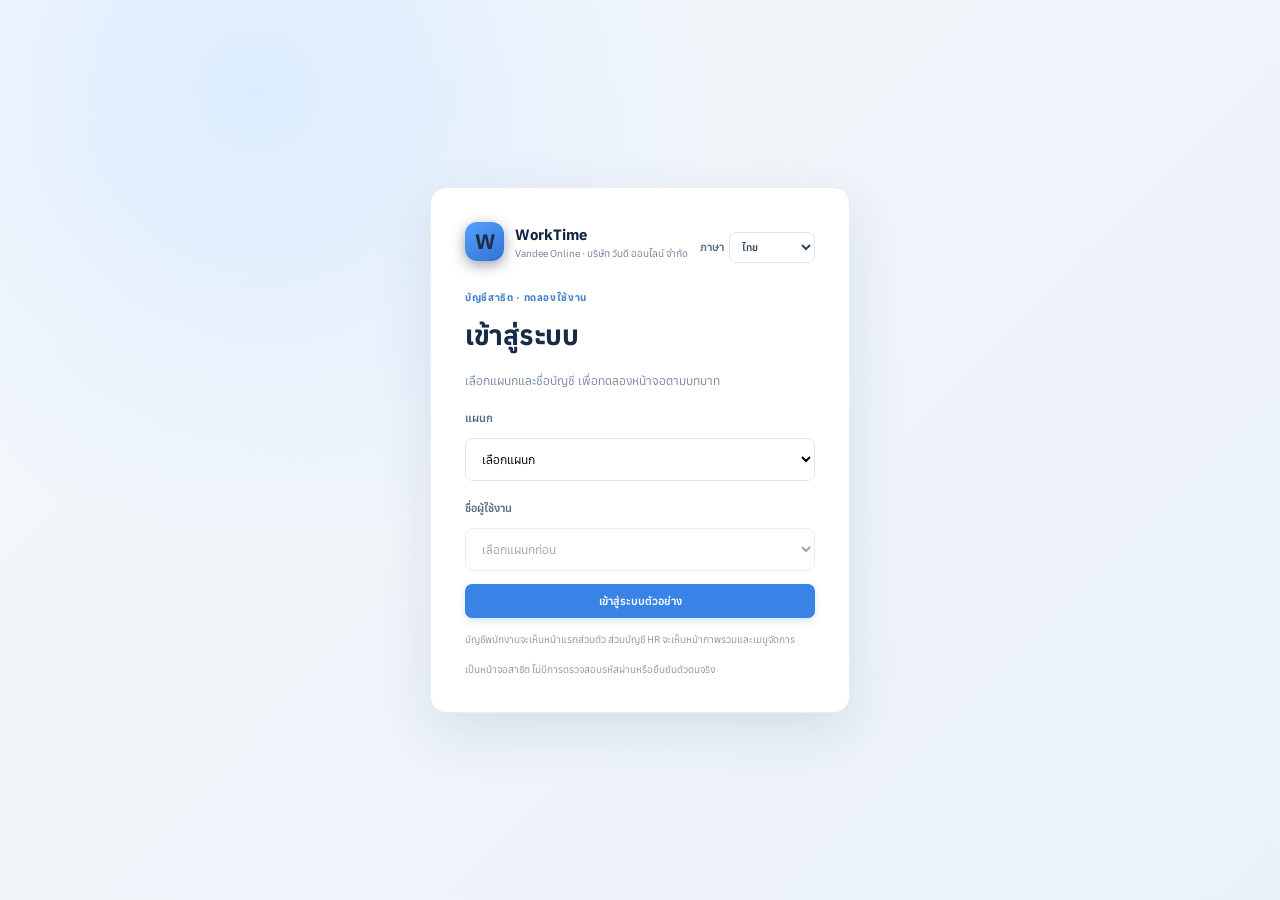
<file: demo-site/index.html>
<!doctype html>
<html lang="th">
<head><link rel="preconnect" href="https://fonts.googleapis.com"><link rel="preconnect" href="https://fonts.gstatic.com" crossorigin><link href="https://fonts.googleapis.com/css2?family=Anuphan:wght@100..700&display=swap" rel="stylesheet">
  <meta charset="utf-8">
  <meta name="viewport" content="width=device-width, initial-scale=1">
  <meta name="theme-color" content="#102342">
  <title>ระบบลงเวลาพนักงาน | WorkTime</title>
  <link rel="stylesheet" href="style.css">
  <script src="script.js" defer></script>
</head>
<body>
  <section class="demo-login" id="demoLogin">
    <form class="demo-login-card" id="demoLoginForm">
      <div class="demo-login-top"><div class="login-brand"><div class="brand-mark login-mark">W</div><div class="login-brand-copy"><b>WorkTime</b><span>Vandee Online · บริษัท วันดี ออนไลน์ จำกัด</span></div></div><label class="language-control login-language-control"><span id="loginLanguageLabel">ภาษา</span><select id="loginLanguageSelect" aria-label="เลือกภาษา"><option value="th">ไทย</option><option value="en">English</option></select></label></div><div class="eyebrow">บัญชีสาธิต · ทดลองใช้งาน</div>
      <h1>เข้าสู่ระบบ</h1><p>เลือกแผนกและชื่อบัญชี เพื่อทดลองหน้าจอตามบทบาท</p>
      <label for="demoLoginDepartment">แผนก</label><select id="demoLoginDepartment" required><option value="">เลือกแผนก</option><option value="กราฟิก">กราฟิก</option><option value="การตลาด">การตลาด</option><option value="สต็อกสินค้า">สต็อกสินค้า</option><option value="แอดมิน">แอดมิน</option><option value="HR">HR</option><option value="ธุรการ">ธุรการ</option><option value="บัญชี">บัญชี</option><option value="IT">IT</option></select>
      <label for="demoLoginEmployee">ชื่อผู้ใช้งาน</label><select id="demoLoginEmployee" required disabled><option value="">เลือกแผนกก่อน</option></select>
      <button class="button primary" type="submit">เข้าสู่ระบบตัวอย่าง</button>
      <small>บัญชีพนักงานจะเห็นหน้าแรกส่วนตัว ส่วนบัญชี HR จะเห็นหน้าภาพรวมและเมนูจัดการ</small><small>เป็นหน้าจอสาธิต ไม่มีการตรวจสอบรหัสผ่านหรือยืนยันตัวตนจริง</small>
    </form>
  </section>
  <div class="app-shell" id="appShell" hidden>
    <aside class="sidebar" id="sidebar">
      <a class="brand" href="#dashboard" aria-label="WorkTime หน้าหลัก"><span class="brand-mark">W</span><span><b>WorkTime</b><small>ระบบลงเวลาพนักงาน</small><small class="brand-company">บริษัท วันดี ออนไลน์ จำกัด</small></span></a>
      <div class="side-caption">เมนูหลัก</div>
      <nav class="nav-list" aria-label="เมนูหลัก">
        <button class="nav-link active" data-page="employeeHome"><span>⌂</span> หน้าแรกของฉัน</button>
        <button class="nav-link" data-page="employeeDashboard"><span>▤</span> Dashboard ของฉัน</button>
        <button class="nav-link" data-page="teamOffSchedule"><span>▦</span> ตารางวันหยุดแผนก</button>
        <button class="nav-link" data-page="myProfile"><span>♙</span> โปรไฟล์ของฉัน</button>
        <button class="nav-link active" data-page="dashboard"><span>▦</span> ภาพรวม</button>
        <button class="nav-link" data-page="attendance"><span>◷</span> ลงเวลาเข้า-ออก</button>
        <button class="nav-link" data-page="employees"><span>♙</span> จัดการพนักงาน</button>
        <button class="nav-link" data-page="shifts"><span>◷</span> จัดการกะ</button>
        <button class="nav-link" data-page="hrLeaveSchedule"><span>▦</span> ตารางวันหยุดพนักงาน</button>
        <button class="nav-link" data-page="leaves"><span>▣</span> คำขออนุมัติ <b class="nav-count" id="hrPendingLeaveCount" hidden>0</b></button><button class="nav-link" data-page="documentRequests"><span>▧</span> คำขอเอกสาร</button><button class="nav-link" data-page="myHistory"><span>▤</span> ประวัติของฉัน</button>
        <button class="nav-link" data-page="history"><span>▤</span> ประวัติการลงเวลา</button>
        <button class="nav-link" data-page="reports"><span>▧</span> รายงาน</button><button class="nav-link" data-page="payroll"><span>฿</span> สลิปและเงินเดือน</button>
        <button class="nav-link" data-page="announcements"><span>▣</span> จัดการประกาศ</button>
        <button class="nav-link" data-page="employeeAnnouncements"><span>▣</span> ประกาศข่าวสาร</button>
        <button class="nav-link" data-page="settings"><span>⚙</span> ตั้งค่าระบบ</button>
      </nav>
      <div class="sidebar-foot"><div class="storage-icon">▣</div><b>ข้อมูลในเครื่องนี้</b><p>ข้อมูลจัดเก็บในเบราว์เซอร์เครื่องนี้เท่านั้น ยังไม่สามารถซิงก์ระหว่างคอมพิวเตอร์ได้</p><button class="text-button" id="clearDemoBtn">ล้างข้อมูลทดลอง</button></div>
    </aside>
    <main class="main-area">
      <header class="topbar"><button class="icon-button menu-toggle" id="menuToggle" aria-label="เปิดเมนู">☰</button><div><div class="breadcrumb">ระบบจัดการ <span>/</span> <b id="pageCrumb">ภาพรวม</b></div><div class="top-title" id="topTitle">ภาพรวมการลงเวลา</div></div><div class="topbar-right"><div class="live-clock"><span class="live-dot"></span><span id="clockDate">—</span><b id="clockTime">—</b></div><label class="language-control"><span id="languageLabel">ภาษา</span><select id="languageSelect" aria-label="เลือกภาษา"><option value="th">ไทย</option><option value="en">English</option></select></label><span class="top-user-name" id="topUserName">บัญชีสาธิต</span><div class="avatar">บ</div><button class="button ghost demo-logout-top" id="demoLogout">ออกจากระบบ</button></div></header>
      <div class="content">
        <div class="prototype-notice" role="note">ต้นแบบสาธิต · ใช้ข้อมูลตัวอย่างในเบราว์เซอร์ · ยังไม่เชื่อมต่อฐานข้อมูลบริษัท</div>
        <section class="page employee-dashboard-page" id="page-employeeDashboard">
          <div class="page-heading"><div><div class="eyebrow">สรุปการทำงานส่วนบุคคล</div><h1>Dashboard ของฉัน</h1><p id="employeeDashboardSubtitle">สรุปข้อมูลของฉัน</p></div><label class="dashboard-period">เดือนที่แสดง<input id="employeeDashboardMonth" type="month"></label></div>
          <div class="report-stats employee-dashboard-stats">
            <article class="report-stat"><span>จำนวนวันในเดือน</span><b id="employeeStatDays">0</b><small>วันปฏิทินในเดือนที่เลือก</small></article>
            <article class="report-stat"><span>มาทำงาน</span><b id="employeeStatWorked">0</b><small>วันในเดือนที่เลือก</small></article>
            <article class="report-stat"><span>ใช้สิทธิ์ลา</span><b id="employeeStatLeave">0</b><small id="employeeStatLeaveDays">0 วันที่อนุมัติ</small></article>
            <article class="report-stat"><span>มาสาย</span><b id="employeeStatLate">0</b><small>ครั้งในเดือนที่เลือก</small></article>
            <article class="report-stat"><span>ออกก่อนเวลา</span><b id="employeeStatEarly">0</b><small>วันในเดือนที่เลือก</small></article>
            <article class="report-stat"><span>คำขอรออนุมัติ</span><b id="employeeStatPending">0</b><small>รายการในเดือนที่เลือก</small></article>
          </div>
          <section class="panel personal-history-panel"><div class="panel-head"><div><h2>ประวัติลงเวลาของฉัน</h2><p>เวลาเข้า–ออกและสถานะในเดือนที่เลือก</p></div></div><div class="table-wrap"><table><thead><tr><th>วันที่</th><th>เวลาเข้า</th><th>เวลาออก</th><th>สถานะ</th></tr></thead><tbody id="employeeDashboardAttendance"></tbody></table></div><div class="empty-state" id="employeeDashboardAttendanceEmpty" hidden>ยังไม่มีรายการลงเวลาในเดือนนี้</div></section>
          <section class="panel personal-history-panel"><div class="panel-head"><div><h2>คำขอลาของฉัน</h2><p>คำขอที่เกี่ยวข้องกับเดือนที่เลือก</p></div><button class="button secondary" type="button" data-go="leaves">ยื่นคำขอลา</button></div><div class="table-wrap"><table><thead><tr><th>วันที่ยื่น</th><th>ประเภท</th><th>ช่วงวันที่ลา</th><th>จำนวนวัน</th><th>สถานะ</th></tr></thead><tbody id="employeeDashboardLeaves"></tbody></table></div><div class="empty-state" id="employeeDashboardLeavesEmpty" hidden>ยังไม่มีคำขอลาในเดือนนี้</div></section>
        </section>
        <section class="page" id="page-employeeHome"><div class="welcome-row"><div><div class="eyebrow">พื้นที่พนักงาน · บัญชีสาธิต</div><h1>สวัสดี <span id="homeEmployeeName">—</span> <span class="wave">✦</span></h1><p>ข้อมูลและการลงเวลาของคุณ</p></div><div class="today-chip"><span>◷</span><div><small>วันนี้</small><b id="homeTodayLabel">—</b></div></div></div><div class="employee-home-grid"><section class="panel employee-profile-card"><div class="profile-avatar" id="homeAvatar">?</div><div><div class="eyebrow">ข้อมูลพนักงาน</div><h2 id="homeProfileName">—</h2><p><span id="homeProfileDepartment">—</span> · <span id="homeProfilePosition">—</span></p><div class="profile-shift" id="homeProfileShift">—</div></div></section><section class="panel employee-punch-card"><div class="panel-head"><div><h2>ลงเวลาวันนี้</h2><p id="homeShiftSummary">กะและเวลาอ้างอิง</p></div><span class="quick-icon">◷</span></div><div class="home-live-clock"><span class="live-dot"></span><div><small>เวลาปัจจุบัน</small><b id="homeLiveTime">—</b></div></div><div class="punch-times"><div><small>เวลาเข้างาน</small><b id="homeCheckIn">—</b></div><div><small>เวลาออกงาน</small><b id="homeCheckOut">—</b></div><div><small>สถานะวันนี้</small><b id="homeAttendanceStatus">ยังไม่เข้างาน</b></div></div><div id="homeLateNote" class="late-note" hidden></div><label class="punch-note-label" for="homeAttendanceNote">หมายเหตุชี้แจงเมื่อมาสาย (ถ้ามี)</label><textarea id="homeAttendanceNote" class="punch-note" rows="2" maxlength="300" placeholder="ระบุเหตุผลประกอบการมาสาย เพื่อให้ HR พิจารณา"></textarea><button class="button ghost notify-hr-button" id="homeNotifyHR" type="button" disabled>ส่งหมายเหตุให้ HR</button><div class="attendance-actions"><button class="button primary" id="homePunchIn">ลงเวลาเข้างาน</button><button class="button secondary" id="homePunchOut">ลงเวลาออกงาน</button></div></section></div><section class="panel latest-leave-card"><div class="panel-head"><div><h2>คำขอลาล่าสุด</h2><p id="homeLeaveSummary">สถานะคำขอลาของคุณ</p></div><button class="button secondary" data-go="leaves">ยื่นคำขอลา</button></div><div id="homeLatestLeave" class="latest-leave-body">ยังไม่มีคำขอลา</div></section><section class="panel home-help"><h2>หน้าแรกของฉัน</h2><p>ข้อมูลและการลงเวลานี้แสดงเฉพาะบัญชีพนักงานที่เข้าสู่ระบบ</p></section></section>
        <section class="page" id="page-teamOffSchedule">
          <div class="page-heading"><div><div class="eyebrow">ตารางของทีม</div><h1>ตารางวันหยุดแผนก</h1><p>ดูวันหยุดของเพื่อนร่วมแผนก และเลือกวันที่ต้องการแจ้งหยุด</p></div></div>
          <section class="panel employee-off-schedule">
            <div class="panel-head"><div><h2>ปฏิทินวันหยุดของแผนก</h2><p id="employeeOffScheduleDepartment">แสดงเฉพาะแผนกของฉัน</p></div><label id="employeeOffDepartmentWrap" hidden>แผนก<select id="employeeOffDepartment"></select></label></div>
            <div class="calendar-month-nav"><button class="button ghost" type="button" id="employeeOffPrev" aria-label="เดือนก่อนหน้า">‹</button><strong id="employeeOffMonthLabel">—</strong><input id="employeeOffMonth" type="month" aria-label="เลือกเดือน"><button class="button ghost" type="button" id="employeeOffNext" aria-label="เดือนถัดไป">›</button></div>
            <div class="calendar-scroll"><div class="calendar-weekdays"><span>อา.</span><span>จ.</span><span>อ.</span><span>พ.</span><span>พฤ.</span><span>ศ.</span><span>ส.</span></div><div id="employeeOffScheduleCalendar" class="employee-calendar-grid"></div></div>
            <div class="notice-box">ปฏิทินแสดงรายชื่อพร้อมสถานะ “รออนุมัติ” หรือ “อนุมัติแล้ว” ตัวเลขคือจำนวนคนที่วางแผนทำงาน กดวันที่ต้องการเพื่อส่งคำขอ ซึ่งยังไม่ถือว่าอนุมัติจนกว่า HR จะตรวจสอบ แผนกเทคโนโลยีสามารถหยุดได้แม้ไม่มีพนักงานทำงาน ส่วนแผนกอื่นต้องมีพนักงานทำงานอย่างน้อย 1 คน</div>
          </section>
          <div class="employee-self-planner">
            <section class="panel employee-month-shift"><div class="panel-head"><div><div class="eyebrow">กะของฉัน</div><h2 id="employeeMonthShiftLabel">ตารางกะประจำเดือน</h2></div><span class="employee-shift-icon">◷</span></div><div id="employeeMonthShiftContent" class="employee-month-shift-content"></div></section>
            <section class="panel employee-request-summary"><div class="panel-head"><div><div class="eyebrow">คำขอของฉัน</div><h2 id="employeeRequestMonthLabel">คำขอวันหยุดประจำเดือน</h2></div><button class="button secondary" type="button" data-go="leaves">ดูคำขอทั้งหมด</button></div><div id="employeeMonthRequests" class="employee-month-requests"></div><div id="employeeMonthRequestsEmpty" class="empty-state">ยังไม่มีคำขอในเดือนนี้</div></section>
          </div>
        </section>
        <section class="page" id="page-documentRequests"><div class="page-heading"><div><div class="eyebrow">เอกสารบริษัท</div><h1>คำขอเอกสาร</h1><p>ยื่นคำขอและติดตามการจัดเตรียมเอกสาร</p></div></div><section class="panel" id="documentRequestFormPanel"><div class="panel-head"><div><h2>ส่งคำขอเอกสาร</h2><p>ข้อมูลคำขอจะเชื่อมกับบัญชีที่เข้าสู่ระบบ</p></div></div><form id="documentRequestForm" class="approval-request-form"><label>ประเภทเอกสาร<select id="documentRequestType" required><option value="หนังสือรับรองการทำงาน">หนังสือรับรองการทำงาน</option><option value="หนังสือรับรองเงินเดือน">หนังสือรับรองเงินเดือน</option><option value="สำเนาสัญญาจ้าง">สำเนาสัญญาจ้าง</option><option value="เอกสารอื่น ๆ">เอกสารอื่น ๆ</option></select></label><div class="document-request-fields"><label>จำนวนฉบับ<input id="documentRequestCopies" type="number" min="1" max="20" value="1" required></label><label>วันที่ต้องการ<input id="documentRequestNeededBy" type="date" required></label></div><label>รายละเอียดเพิ่มเติม<textarea id="documentRequestDetails" rows="3" maxlength="1000"></textarea></label><button class="button primary" type="submit">ส่งคำขอเอกสาร</button></form></section><section class="panel"><div class="panel-head"><div><h2 id="documentRequestListTitle">คำขอเอกสารของฉัน</h2><p>สถานะคำขอและเอกสารที่ HR จัดเตรียม</p></div></div><div class="table-wrap"><table><thead><tr><th>ผู้ยื่น</th><th>รายละเอียดคำขอ</th><th>วันที่ส่ง</th><th>สถานะ / ผลพิจารณา</th><th>เอกสาร</th><th>ดำเนินการ</th></tr></thead><tbody id="documentRequestBody"></tbody></table></div><div id="documentRequestEmpty" class="empty-state" hidden>ยังไม่มีคำขอเอกสาร</div></section></section><section class="page" id="page-myProfile"><div class="page-heading"><div><div class="eyebrow">ข้อมูลบัญชีที่เข้าสู่ระบบ</div><h1>โปรไฟล์ของฉัน</h1><p>ข้อมูลของบัญชีสาธิตที่เลือกไว้ · ไม่แสดงข้อมูลพนักงานคนอื่น</p></div></div><div id="demoProfileContent" class="demo-profile-content"></div></section><section class="page" id="page-myHistory"><div class="page-heading"><div><div class="eyebrow">ข้อมูลส่วนตัว</div><h1>ประวัติของฉัน</h1><p>สรุปการมาสาย ขาดงาน และคำขอลาของบัญชีนี้</p></div></div><div class="my-history-stats"><article class="report-stat"><span>มาสาย</span><b id="myLateCount">0 ครั้ง</b></article><article class="report-stat"><span>ขาดงานในสัปดาห์นี้</span><b id="myAbsentCount">0 วัน</b></article><article class="report-stat"><span>ส่งคำขอลา</span><b id="myLeaveCount">0 ครั้ง</b></article></div><p class="history-assumption">การประเมินขาดงานในต้นแบบนี้นับวันจันทร์–ศุกร์ที่ไม่มีเวลาเข้าและเลยเวลาเลิกกะแล้ว โดยยังไม่หักวันหยุดบริษัทหรือวันเริ่มงาน</p><section class="panel personal-history-panel"><div class="panel-head"><div><h2>ประวัติลงเวลา</h2><p>เวลาเข้า–ออก ชั่วโมงทำงาน และสถานะรายวัน</p></div></div><div class="table-wrap"><table><thead><tr><th>วันที่</th><th>กะ</th><th>เวลาเข้า</th><th>เวลาออก</th><th>ชั่วโมงทำงาน</th><th>สถานะ</th></tr></thead><tbody id="myAttendanceHistory"></tbody></table></div><div class="empty-state" id="myAttendanceEmpty" hidden>ยังไม่มีประวัติลงเวลา</div></section><section class="panel personal-history-panel"><div class="panel-head"><div><h2>ประวัติคำขอลา</h2><p>คำขอลาที่ส่งและสถานะการพิจารณา</p></div><button class="button secondary" data-go="leaves">ยื่นคำขอลา</button></div><div class="table-wrap"><table><thead><tr><th>วันที่ยื่น</th><th>ประเภท</th><th>ช่วงวันที่ลา</th><th>จำนวนวัน</th><th>สถานะ</th></tr></thead><tbody id="myLeaveHistory"></tbody></table></div><div class="empty-state" id="myLeaveEmpty" hidden>ยังไม่มีคำขอลา</div></section></section><section class="page" id="page-dashboard" data-dashboard-page>
          <div class="welcome-row"><div><div class="eyebrow">ระบบจัดการทรัพยากรบุคคล</div><h1>สวัสดีครับ <span class="wave">✦</span></h1><p>ภาพรวมการเข้างานของทีมในวันนี้</p></div><div class="today-chip"><span>◷</span><div><small>วันที่วันนี้</small><b id="todayLabel">—</b></div></div></div>
          <div class="notice-box demo-data-note">ข้อมูลตัวอย่างสำหรับสาธิต: รายชื่อ เวลาเข้าออก คำขอลา และคำขออนุมัติ ใช้ข้อมูลสมมุติและแก้ไขหรือลบได้</div><div class="stats-grid">
            <article class="stat-card"><div class="stat-top"><span>พนักงานทั้งหมด</span><span class="stat-icon navy">♙</span></div><div class="stat-value" id="statEmployees">0</div><div class="stat-note">รายชื่อพนักงานในระบบ</div></article>
            <article class="stat-card"><div class="stat-top"><span>เข้างานวันนี้</span><span class="stat-icon blue">✓</span></div><div class="stat-value" id="statPresent">0</div><div class="stat-note">พนักงานที่ลงเวลาเข้าแล้ว</div></article>
            <article class="stat-card"><div class="stat-top"><span>ยังไม่เข้างาน</span><span class="stat-icon amber">◷</span></div><div class="stat-value" id="statAbsent">0</div><div class="stat-note">ยังไม่มีรายการเข้าในวันนี้</div></article>
            <article class="stat-card"><div class="stat-top"><span>เข้างานแล้ว ยังไม่ออก</span><span class="stat-icon green">↗</span></div><div class="stat-value" id="statWorking">0</div><div class="stat-note">จำนวนพนักงานที่ยังไม่มีเวลาออก</div></article>
            <article class="stat-card"><div class="stat-top"><span>ออกงานแล้ว</span><span class="stat-icon violet">✓</span></div><div class="stat-value" id="statDone">0</div><div class="stat-note">ลงเวลาออกงานวันนี้แล้ว</div></article>
          </div>
          <button type="button" class="hr-late-review-card" id="openLateReviewDialog"><span class="hr-late-review-icon" aria-hidden="true">◷</span><b>พิจารณาการมาสาย</b><span id="hrNoticeCount" class="hr-late-review-count">0 รายการ</span><span class="hr-late-review-open">ดูรายการและพิจารณา <span aria-hidden="true">›</span></span></button><dialog id="lateReviewDialog" class="hr-late-review-dialog"><section class="panel hr-notices-panel"><div class="panel-head"><div><h2>คำขอพิจารณาการมาสาย</h2><p>รายการที่รอ HR พิจารณา</p></div><button type="button" class="button secondary" id="closeLateReviewDialog">ปิด</button></div><div id="hrNoticeList" class="hr-notice-list"></div><div class="empty-state" id="hrNoticeEmpty" hidden>ไม่มีรายการที่รอพิจารณา</div></section></dialog><div class="dashboard-grid"><section class="panel"><div class="panel-head"><div><h2>รายการลงเวลาล่าสุด</h2><p>รายการที่บันทึกเข้าระบบล่าสุด</p></div><button class="link-button" data-go="history">ดูประวัติทั้งหมด <span>→</span></button></div><div class="table-wrap"><table><thead><tr><th>พนักงาน</th><th>วันที่</th><th>เวลาเข้างาน</th><th>เวลาออกงาน</th><th>สถานะ</th></tr></thead><tbody id="recentBody"></tbody></table></div><div class="empty-state" id="recentEmpty" hidden>ยังไม่มีรายการลงเวลา</div></section>
            <section class="panel quick-panel"><div class="panel-head"><div><h2>ลงเวลาอย่างรวดเร็ว</h2><p>เลือกแผนกเพื่อแสดงรายชื่อพนักงาน</p></div><span class="quick-icon">◷</span></div><label for="quickDepartment">เลือกแผนก</label><select id="quickDepartment"><option value="">เลือกแผนก</option></select><label for="quickEmployee">เลือกพนักงาน</label><select id="quickEmployee" disabled><option value="">เลือกแผนกก่อน</option></select><div class="selected-employee" id="quickEmployeeInfo">เลือกแผนกและพนักงานเพื่อเริ่มลงเวลา</div><div class="quick-actions"><button class="button primary" id="quickIn">ลงเวลาเข้างาน</button><button class="button secondary" id="quickOut">ลงเวลาออกงาน</button></div><button class="link-button full-link" data-go="attendance">ไปหน้าลงเวลา <span>→</span></button></section></div>
        </section>
        <section class="page" id="page-attendance"><div class="page-heading"><div><div class="eyebrow">บันทึกเวลาทำงาน</div><h1>ลงเวลาเข้า-ออก</h1><p>เลือกพนักงานและบันทึกเวลาจากนาฬิกาเครื่อง</p></div></div><div class="attendance-layout"><section class="panel attendance-card"><div class="attendance-clock"><span class="clock-face">◷</span><div><small>เวลาปัจจุบัน</small><strong id="attendanceClock">—</strong><span id="attendanceDate">—</span></div></div><label for="attendanceEmployee">รหัสพนักงาน</label><select id="attendanceEmployee"><option value="">เลือกรหัสพนักงาน</option></select><div class="employee-preview" id="attendancePreview"><div class="preview-avatar">?</div><div><b>ยังไม่ได้เลือกพนักงาน</b><small>ข้อมูลการลงเวลาวันนี้จะแสดงที่นี่</small></div></div><div class="today-times"><div><small>เวลาเข้างานวันนี้</small><b id="todayIn">—</b></div><div><small>เวลาออกงานล่าสุด</small><b id="todayOut">—</b></div><div><small>สถานะปัจจุบัน</small><b id="todayStatus">รอเลือกพนักงาน</b></div></div><div class="attendance-actions"><button class="button primary" id="attendanceIn">ลงเวลาเข้างาน</button><button class="button secondary" id="attendanceOut">ลงเวลาออกงาน</button></div><p class="form-hint">เวลาในระบบอ้างอิงจากนาฬิกาของอุปกรณ์ที่ใช้งาน</p></section><section class="panel how-panel"><h2>วิธีลงเวลา</h2><div class="step"><span>1</span><div><b>เลือกรหัสพนักงาน</b><p>ตรวจสอบชื่อและแผนกให้ถูกต้อง</p></div></div><div class="step"><span>2</span><div><b>บันทึกเวลาเข้างาน</b><p>ระบบจะบันทึกเวลา ณ ขณะที่กดปุ่ม</p></div></div><div class="step"><span>3</span><div><b>บันทึกเวลาออกงาน</b><p>ลงเวลาออกเมื่อสิ้นสุดการทำงาน</p></div></div><div class="info-box">หนึ่งวันสามารถเริ่มรอบใหม่ได้หลังจากจบรอบก่อนหน้าแล้ว</div></section></div></section>
        <section class="page" id="page-employees">
          <div class="page-heading"><div><div class="eyebrow">ข้อมูลบุคลากร</div><h1>จัดการพนักงาน</h1><p>เลือกการ์ดพนักงานเพื่อดูชื่อเล่น อายุงาน ประเภทการจ้าง และฐานเงินเดือน</p></div><button class="button primary" id="addEmployeeBtn">＋ เพิ่มพนักงาน</button></div>
          <section class="panel employee-directory-panel">
            <div class="toolbar"><div class="search-box"><span>⌕</span><input id="employeeSearch" type="search" placeholder="ค้นหาชื่อ รหัส แผนก หรือตำแหน่ง..."></div><span class="result-count" id="employeeCount">0 คน</span></div>
            <div class="employee-filters">
              <label>แผนก<select id="employeeDepartmentFilter"><option value="">ทุกแผนก</option></select></label>
              <label>ตำแหน่ง<select id="employeePositionFilter"><option value="">ทุกตำแหน่ง</option></select></label>
              <label>ประเภทพนักงาน<select id="employeeTypeFilter"><option value="">ทุกประเภท</option><option value="พนักงานประจำ">พนักงานประจำ</option><option value="พนักงานพาร์ทไทม์">พนักงานพาร์ทไทม์</option><option value="นักศึกษาฝึกงาน">นักศึกษาฝึกงาน</option></select></label>
              <label>สถานะ<select id="employeeStatusFilter"><option value="">ทุกสถานะ</option><option value="active">ปฏิบัติงาน</option><option value="inactive">ไม่ปฏิบัติงาน</option></select></label>
              <button class="button ghost" id="clearEmployeeFilters" type="button">ล้างตัวกรอง</button>
            </div>
            <div id="employeesBody" class="employee-card-grid"></div>
            <div class="empty-state" id="employeesEmpty" hidden>ไม่พบพนักงานตามเงื่อนไขที่เลือก</div>
          </section>
        </section>
        <section class="page" id="page-history"><div class="page-heading"><div><div class="eyebrow">ค้นหารายการรายวัน</div><h1>ประวัติการลงเวลา</h1><p>ตรวจสอบรายการย้อนหลังรายคน พร้อมค้นหาและกรองช่วงวันที่</p></div><button class="button secondary" id="historyExport">↓ ส่งออกรายการ CSV</button></div><section class="panel history-log-panel"><div class="filter-grid"><div class="search-box"><span>⌕</span><input id="historySearch" type="search" placeholder="ค้นหาชื่อหรือรหัสพนักงาน..."></div><div><label for="filterDate">ตั้งแต่วันที่</label><input id="filterDate" type="date"></div><div><label for="filterEndDate">ถึงวันที่</label><input id="filterEndDate" type="date"></div><div><label for="filterDepartment">แผนก</label><select id="filterDepartment"><option value="">ทุกแผนก</option></select></div><div><label for="filterEmployee">รหัสพนักงาน</label><select id="filterEmployee"><option value="">ทุกคน</option></select></div><button class="button ghost" id="clearFilters">ล้างตัวกรอง</button></div><div class="history-log-caption"><span>บันทึกการลงเวลา</span><small>เรียงจากรายการล่าสุด</small></div><div class="table-wrap"><table><thead><tr><th>วันที่</th><th>รหัสพนักงาน</th><th>ชื่อพนักงาน</th><th>แผนก</th><th>เวลาเข้า</th><th>เวลาออก</th><th>ชั่วโมงทำงาน</th><th>สถานะ</th></tr></thead><tbody id="historyBody"></tbody></table></div><div class="empty-state" id="historyEmpty" hidden>ไม่พบประวัติการลงเวลาตามตัวกรอง</div></section></section>
        <section class="page" id="page-leaves"><div class="page-heading"><div><div class="eyebrow">ศูนย์รวมคำขอพนักงาน</div><h1>คำขออนุมัติ</h1><p>ส่งคำขอทั่วไปและติดตามผลการพิจารณาได้ในหน้านี้</p></div></div>
          <section class="panel approval-request-panel" id="approvalRequestFormPanel"><div class="panel-head"><div><h2>ส่งคำขอประเภทอื่น</h2><p>ใช้สำหรับขอ OT เบิกค่าใช้จ่าย ปรับเวลา เปลี่ยนกะ หรือขอเงินพิเศษ</p></div><span class="status-pill status-working">พนักงาน</span></div><div class="approval-category-list"><a href="#leaveSubmissionPanel">ยื่นคำขอลา</a><span>การทำงานล่วงเวลา (OT)</span><span>ค่าใช้จ่ายและการเบิก</span><span>ปรับเวลาและเปลี่ยนกะ</span><span>เงินได้พิเศษและรางวัล</span></div><form id="approvalRequestForm" class="approval-request-form"><label>ประเภทคำขอ<select id="approvalType" required><option value="">เลือกประเภทคำขอ</option><optgroup label="การลาและการทำงานล่วงเวลา"><option value="ot">ทำงานล่วงเวลา (OT)</option></optgroup><optgroup label="ค่าใช้จ่ายและการเบิก"><option value="expense_transport">ค่าเดินทางหรือค่าพาหนะ</option><option value="expense_meal">ค่าอาหารและเครื่องดื่ม</option><option value="expense_entertain">ค่า Entertain</option><option value="expense_event">ค่า Event</option><option value="expense_other">ค่าใช้จ่ายอื่น ๆ</option></optgroup><optgroup label="การปรับเวลาและเปลี่ยนกะ"><option value="time_adjust">ปรับปรุงเวลาเข้า–ออก (เฉพาะวัน)</option><option value="shift_change">ขอเปลี่ยนกะทำงาน (รายเดือน)</option><option value="offday_change">ขอเปลี่ยนกะวันหยุด</option></optgroup><optgroup label="เงินได้พิเศษและรางวัล"><option value="special_earning">ขอเงินได้พิเศษหรือรางวัล</option></optgroup></select></label><div id="approvalTypeFields" class="approval-type-fields"><p class="form-hint">เลือกประเภทคำขอเพื่อแสดงข้อมูลที่ต้องกรอก</p></div><div class="notice-box approval-notice" id="otApprovalNotice" hidden>ต้องยื่น OT ล่วงหน้าและได้รับอนุมัติก่อนเริ่มทำงาน ระบบจะไม่นับ OT ที่ไม่ได้รับอนุมัติเป็นเงิน OT อัตโนมัติ</div><label class="approval-details-label">รายละเอียดเพิ่มเติม<textarea id="approvalDetails" rows="3" maxlength="1000" placeholder="อธิบายเหตุผลหรือข้อมูลประกอบคำขอ"></textarea></label><label class="approval-attachments-label">หลักฐานหรือไฟล์ประกอบ<input id="approvalAttachments" type="file" accept=".pdf,.png,.jpg,.jpeg,.webp,application/pdf,image/png,image/jpeg,image/webp" multiple><small>รองรับ PDF, PNG, JPG, WEBP สูงสุด 3 ไฟล์ รวมไม่เกิน 2 MB</small></label><div class="special-earning-estimate" id="specialEarningEstimate" hidden>ยอดคำนวณเบื้องต้น: <b id="specialEarningEstimateValue">฿0.00</b> · รอ HR ตรวจสอบหลักฐานและข้อตกลง</div><div class="approval-submit-row"><button class="button primary" type="submit">ส่งคำขอให้ผู้อนุมัติ</button><p class="form-hint">หลังส่งคำขอ ระบบจะแจ้งสถานะและบันทึกประวัติการพิจารณาไว้</p></div></form></section>
          <section class="panel approval-history-panel"><div class="panel-head"><div><h2 id="approvalListTitle">ประวัติคำขอทั้งหมด</h2><p>รวมคำขอลาและคำขอทั่วไป โดยคำขอเอกสารแสดงในเมนูแยก</p></div><button class="button secondary" id="exportApprovedEarnings" type="button" hidden>ส่งออกรายการเงินได้ที่อนุมัติ</button></div><div class="table-wrap"><table><thead><tr><th>ผู้ยื่น</th><th>ประเภทคำขอ</th><th>วันที่ส่ง</th><th>รายละเอียดและหลักฐาน</th><th>สถานะและผลพิจารณา</th><th>ดำเนินการ</th></tr></thead><tbody id="approvalRequestBody"></tbody></table></div><div class="empty-state" id="approvalRequestEmpty" hidden>ยังไม่มีคำขอ</div></section><input id="approvalResultAttachment" type="file" accept=".pdf,.png,.jpg,.jpeg,.webp,application/pdf,image/png,image/jpeg,image/webp" multiple hidden>
          <dialog id="approvalRejectDialog" class="app-dialog"><form id="approvalRejectForm"><div class="dialog-head"><div><div class="eyebrow">บันทึกผลพิจารณา</div><h2>ไม่อนุมัติคำขอ</h2></div><button class="icon-button" id="closeApprovalReject" type="button" aria-label="ปิด">×</button></div><p id="approvalRejectSummary"></p><input id="approvalRejectId" type="hidden"><label>เหตุผลที่ไม่อนุมัติ<textarea id="approvalRejectReason" rows="3" maxlength="500" required></textarea></label><div class="dialog-actions"><button class="button ghost" id="cancelApprovalReject" type="button">ยกเลิก</button><button class="button danger" type="submit">บันทึกผล</button></div></form></dialog>
          <div class="leave-layout"><section class="panel" id="leaveSubmissionPanel"><h2>ยื่นคำขอลา</h2><form id="leaveForm" class="leave-form"><label>พนักงาน<select id="leaveEmployee" required></select></label><label>ประเภทการลา<select id="leaveType"><option>ลากิจ</option><option>ลาป่วย</option><option>ลาทหาร</option><option>ลาคลอด</option><option>ลาพักร้อน</option></select></label><label>ตั้งแต่วันที่<input id="leaveStart" type="date" required></label><label>ถึงวันที่<input id="leaveEnd" type="date" required></label><label class="leave-reason">เหตุผล<textarea id="leaveReason" rows="2" maxlength="300" required></textarea></label><button class="button primary">ส่งคำขอ</button></form><p class="form-hint">คำขอจะอยู่สถานะรออนุมัติจนกว่าหัวหน้าหรือ HR จะตรวจสอบ</p></section><section class="panel"><div class="panel-head"><div><h2>สิทธิ์วันลา</h2><p>ยอดที่อนุมัติและใช้แล้ว แยกตามประเภท</p></div></div><div class="table-wrap"><table><thead><tr><th>ประเภท</th><th>สิทธิ์ (วัน/ปี)</th><th>อนุมัติแล้ว (วัน)</th><th>คงเหลือ</th></tr></thead><tbody id="leaveBalanceBody"></tbody></table></div><div class="quota-settings"><label>กำหนดสิทธิ์ลาพักร้อนต่อปี<input id="annualLeaveQuota" type="number" min="0" max="365" value="6"></label><button class="button ghost" id="saveLeaveQuota">บันทึกสิทธิ์</button></div><p class="form-hint">ปรับโควตาให้ตรงนโยบายบริษัทและตรวจสอบข้อกฎหมายก่อนใช้งานจริง</p></section></div><section class="panel leave-history" hidden><div class="panel-head"><div><h2>ประวัติคำขอลา</h2><p>คำขอทุกสถานะและการอนุมัติ</p></div></div><div class="table-wrap"><table><thead><tr><th>พนักงาน</th><th>ประเภท</th><th>วันที่ลา</th><th>จำนวนวัน</th><th>เหตุผล</th><th>สถานะ</th><th>ดำเนินการ</th></tr></thead><tbody id="leaveBody"></tbody></table></div><div class="empty-state" id="leaveEmpty" hidden>ยังไม่มีคำขอลา</div></section></section><section class="page" id="page-reports"><div class="page-heading"><div><div class="eyebrow">ภาพรวมเพื่อการตัดสินใจ</div><h1>รายงาน</h1><p>ดูตัวเลขสรุปและเปรียบเทียบการมาทำงานในวันที่เลือก</p></div><button class="button secondary" id="reportExport">↓ ส่งออกรายงาน CSV</button></div><section class="panel report-controls"><div><label for="reportDate">เลือกวันที่รายงาน</label><input id="reportDate" type="date"></div><div><label for="reportDepartment">แผนก</label><select id="reportDepartment"><option value="">ทุกแผนก</option></select></div><div class="report-date-text"><small>รายงานประจำวัน</small><b id="reportDateLabel">—</b></div></section><div class="report-stats"><article class="report-stat"><span>เข้างานแล้ว</span><b id="reportPresent">0</b></article><article class="report-stat"><span>ยังไม่เข้างาน</span><b id="reportAbsent">0</b></article><article class="report-stat"><span>ชั่วโมงทำงานรวม</span><b id="reportHours">0 ชม.</b></article></div><section class="panel report-detail-panel"><div class="panel-head"><div><h2>รายละเอียดประกอบรายงาน</h2><p>รายชื่อและสถานะของพนักงานตามเงื่อนไขที่เลือก</p></div></div><div class="table-wrap"><table><thead><tr><th>รหัสพนักงาน</th><th>ชื่อ-นามสกุล</th><th>แผนก</th><th>เวลาเข้างาน</th><th>เวลาออกงาน</th><th>ชั่วโมงทำงาน</th><th>สถานะ</th></tr></thead><tbody id="reportBody"></tbody></table></div><div class="empty-state" id="reportEmpty" hidden>ยังไม่มีพนักงานในระบบ</div></section></section>
        <section class="page" id="page-hrLeaveSchedule">
          <div class="page-heading"><div><div class="eyebrow">กำลังคนแยกตามแผนก</div><h1>ตารางวันหยุดพนักงาน</h1><p>ดูภาพรวมวันหยุดของทุกแผนก หรือเลือกแผนกเพื่อดูรายละเอียดและตรวจสอบกำลังคน</p></div></div>
          <section class="panel leave-calendar-panel">
            <div class="leave-calendar-toolbar"><div class="leave-calendar-filters"><label>แผนก<select id="leaveCalendarDepartment"><option value="">ทุกแผนก</option></select></label><div class="calendar-month-nav"><button class="button ghost" type="button" id="leaveMonthPrev" aria-label="เดือนก่อนหน้า">‹</button><input id="leaveCalendarMonth" type="month" aria-label="เลือกเดือน"><button class="button ghost" type="button" id="leaveMonthNext" aria-label="เดือนถัดไป">›</button><button class="button ghost" type="button" id="leaveMonthToday">เดือนนี้</button></div></div><button class="button secondary" type="button" id="copyLeaveLine" disabled>คัดลอกสรุปไปส่งใน LINE</button></div>
            <div class="leave-overview-stats"><article><span>คำขอรอพิจารณา</span><b id="leavePendingStat">0</b></article><article><span>วันที่มีคำขอหยุด</span><b id="leaveDaysStat">0</b></article><article><span>วันที่ควรตรวจสอบกำลังคน</span><b id="leaveCoverageStat">0</b></article></div>
            <div class="leave-calendar-month-title"><h2 id="leaveCalendarTitle">เลือกแผนกและเดือน</h2><div class="leave-calendar-legend"><span><i class="legend-dot pending-dot"></i>รออนุมัติ</span><span><i class="legend-dot approved-dot"></i>อนุมัติแล้ว</span><span><i class="legend-dot risk-dot"></i>คนทำงานเหลือน้อยในแผนก</span></div></div>
            <div class="leave-calendar-weekdays"><span>อา.</span><span>จ.</span><span>อ.</span><span>พ.</span><span>พฤ.</span><span>ศ.</span><span>ส.</span></div><div id="leaveCalendarGrid" class="leave-calendar-grid" role="grid"></div>
            <section class="panel leave-day-detail"><div class="leave-detail-heading"><h2 id="leaveSelectedDate">รายละเอียดวัน</h2><span id="leaveSelectedCount" class="leave-day-count">0 คน</span></div><div id="leaveDayDetails" class="leave-day-details"></div><div id="leaveDayEmpty" class="empty-state">เลือกแผนกเพื่อดูตาราง</div></section>
          </section>
          <section class="panel leave-requests-section"><div class="panel-head"><div><h2>รายชื่อคำขอวันหยุด</h2><p>แสดงรายการตามแผนกที่เลือก อนุมัติได้เมื่อยังมีคนทำงานอย่างน้อยหนึ่งคน</p></div><input id="leaveCalendarSearch" class="leave-request-search" type="search" placeholder="ค้นหาชื่อพนักงาน"></div><div class="table-wrap"><table><thead><tr><th>พนักงาน</th><th>แผนก</th><th>ประเภท</th><th>วันที่หยุด</th><th>จำนวนวัน</th><th>สถานะ</th><th>จัดการ</th></tr></thead><tbody id="leaveCalendarBody"></tbody></table></div><div id="leaveCalendarEmpty" class="empty-state" hidden>ไม่มีคำขอหยุดในแผนกและเดือนที่เลือก</div></section>
        </section>
        <section class="page" id="page-employeeAnnouncements"><div class="page-heading"><div><div class="eyebrow">ข่าวสารจากบริษัท</div><h1>ประกาศข่าวสาร</h1><p>เลือกดูประกาศปัจจุบันหรือประกาศย้อนหลัง</p></div><label class="announcement-view-filter">แสดง<select id="employeeAnnouncementFilter"><option value="active">กำลังแสดง</option><option value="history">ประกาศย้อนหลัง</option><option value="all">ทั้งหมด</option></select></label></div><div id="employeeAnnouncementList" class="employee-announcement-list"></div><div id="employeeAnnouncementListEmpty" class="panel empty-state" hidden>ไม่มีประกาศในหมวดที่เลือก</div></section>
        <section class="page" id="page-announcements">
          <div class="page-heading"><div><div class="eyebrow">สื่อสารภายในบริษัท</div><h1>ประกาศข่าวสาร</h1><p>สร้างและกำหนดช่วงเวลาแสดงประกาศให้พนักงาน</p></div><button class="button primary" type="button" id="resetAnnouncementForm">＋ สร้างประกาศ</button></div>
          <section class="panel announcement-editor">
            <div class="panel-head"><div><h2 id="announcementFormTitle">สร้างประกาศใหม่</h2><p>ประกาศที่เผยแพร่และอยู่ในช่วงเวลาที่กำหนดจะแสดงเมื่อพนักงานเข้าสู่ระบบ</p></div></div>
            <form id="announcementForm" class="announcement-form">
              <input type="hidden" id="announcementEditId">
              <label>หัวข้อประกาศ<input id="announcementTitle" type="text" maxlength="160" required placeholder="เช่น แจ้งกำหนดการประชุมประจำเดือน"></label>
              <label class="announcement-content-label">รายละเอียด<textarea id="announcementContent" rows="5" maxlength="5000" required placeholder="เขียนรายละเอียดที่ต้องการแจ้งพนักงาน"></textarea></label>
              <div class="announcement-dates">
                <label>วันที่จัดกิจกรรม เริ่มวันที่<input id="announcementRelatedStart" type="date"></label>
                <label>วันที่จัดกิจกรรม ถึงวันที่<input id="announcementRelatedEnd" type="date"></label>
              </div>
              <div class="announcement-dates">
                <label>เวลาเริ่มกิจกรรม<input id="announcementRelatedStartTime" type="time"><small>เวลานี้เป็นกำหนดการกิจกรรม ไม่ใช่เวลาเผยแพร่ประกาศ</small></label>
                <label>เวลาสิ้นสุดกิจกรรม<input id="announcementRelatedEndTime" type="time"></label>
              </div>
              <div class="announcement-dates">
                <label>เริ่มเผยแพร่ประกาศ<input id="announcementDisplayStart" type="datetime-local" required></label>
                <label>หยุดเผยแพร่ประกาศ<input id="announcementDisplayEnd" type="datetime-local" required></label>
              </div>
              <label>สถานะประกาศ<select id="announcementStatus"><option value="draft">บันทึกเป็นร่าง</option><option value="published">เผยแพร่</option></select></label>
              <label class="announcement-content-label">ไฟล์แนบ<input id="announcementAttachments" type="file" accept=".pdf,image/png,image/jpeg,image/webp" multiple><small>รองรับ PDF, PNG, JPG และ WEBP รวมไม่เกิน 3 ไฟล์ ขนาดรวมไม่เกิน 2 MB</small></label>
              <div id="announcementExistingFiles" class="announcement-existing-files" hidden></div>
              <label class="announcement-clear-files"><input id="announcementClearAttachments" type="checkbox"> นำไฟล์แนบเดิมออกเมื่อบันทึก</label>
              <div class="dialog-actions"><button class="button primary" type="submit">บันทึกประกาศ</button></div>
            </form>
          </section>
          <section class="panel announcement-list-panel">
            <div class="panel-head"><div><h2>ประกาศทั้งหมด</h2><p>แก้ไข ลบ และตรวจสอบสถานะการเผยแพร่</p></div></div>
            <div class="table-wrap"><table><thead><tr><th>หัวข้อ</th><th>วันและเวลากิจกรรม</th><th>ช่วงเผยแพร่ประกาศ</th><th>สถานะ</th><th>ไฟล์แนบ</th><th>จัดการ</th></tr></thead><tbody id="announcementListBody"></tbody></table></div>
            <div class="empty-state" id="announcementListEmpty" hidden>ยังไม่มีประกาศข่าวสาร</div>
          </section>
        </section>
        <section class="page" id="page-shifts"><div class="page-heading"><div><div class="eyebrow">ตารางเวลาของแต่ละแผนก</div><h1>จัดการกะ</h1><p>เลือกแผนกเพื่อดูรายชื่อและกำหนดกะให้พนักงานสำหรับเดือนที่เลือก</p></div><label class="dashboard-period">เดือนที่มีผล<input id="shiftMonth" type="month"></label></div><section class="panel shift-directory-panel"><div class="shift-settings-intro"><b>กะของแผนกจะแสดงเป็นค่าเริ่มต้น</b><span id="shiftEffectiveRange">—</span></div><div id="shiftDepartmentView" class="shift-department-grid"></div><dialog id="shiftEmployeeView" class="shift-employee-dialog"><div class="panel-head"><div><div class="eyebrow">จัดกะรายเดือน</div><h2 id="shiftDepartmentTitle">—</h2><p id="shiftDepartmentSummary">—</p></div><button class="button ghost" id="shiftBack" type="button">ปิดหน้าต่าง</button></div><div id="shiftEmployeeList" class="shift-employee-list"></div><div id="shiftEmployeeEmpty" class="empty-state" hidden>ไม่พบพนักงานในแผนกนี้</div></dialog><div class="notice-box">การเปลี่ยนกะจะมีผลกับเดือนที่เลือก ประวัติลงเวลาที่บันทึกไปแล้วจะไม่เปลี่ยนตาม</div></section></section><section class="page payroll-page" id="page-payroll"><div class="page-heading"><div><div class="eyebrow">สรุปเงินเดือนและสลิป</div><h1>สลิปและเงินเดือน</h1><p>สรุปเงินเดือนพนักงานตามจำนวนพนักงานปัจจุบัน</p></div><label class="dashboard-period">รอบเดือน<input id="payrollMonth" type="month"></label></div><div class="payroll-stats stats-grid"><article class="stat-card"><div class="stat-top"><span>พนักงานปัจจุบัน</span><span class="stat-icon navy">♙</span></div><div class="stat-value" id="payrollHeadcount">0 คน</div><div class="stat-note">นับเฉพาะพนักงานที่ปฏิบัติงาน</div></article><article class="stat-card"><div class="stat-top"><span>เงินเดือนต่อคน</span><span class="stat-icon blue">฿</span></div><div class="stat-value" id="payrollBasePerEmployee">฿15,000</div><div class="stat-note">อัตราเงินเดือนที่ใช้คำนวณ</div></article><article class="stat-card"><div class="stat-top"><span>เงินเดือนรวม 1 เดือน</span><span class="stat-icon green">▦</span></div><div class="stat-value" id="payrollBaseTotal">฿0</div><div class="stat-note" id="payrollBaseFormula">จำนวนพนักงาน × ฿15,000</div></article></div><div class="notice-box">ยอดเงินเดือนคำนวณจากจำนวนพนักงานปัจจุบัน × 15,000 บาทต่อคน ส่วนค่าคอมมิชชันและเงินพิเศษแสดงแยกด้านล่างตามสถานะอนุมัติ</div><section class="panel payroll-report-panel"><div class="panel-head"><div><h2>คำขอค่าคอมมิชชันและเงินพิเศษ</h2><p>ดูจำนวนผู้ขอ ประเภทคำขอ สถานะ และหลักฐานที่พนักงานแนบมา</p></div><button class="button secondary" id="exportPayrollReport" type="button">ส่งออกรายงาน CSV</button></div><div class="payroll-filters"><label id="payrollEmployeeWrap">กรองรายละเอียดตามพนักงาน<select id="payrollEmployee"><option value="">ทุกคน · รายงานรวม</option></select></label><div class="stat-note">สรุปคำขอและยอดเงินอิงตามเดือนที่เลือก</div></div><div class="report-stats payroll-earning-stats"><article class="report-stat"><span>คำขอทั้งหมด</span><b id="payrollRequestCount">0 รายการ</b></article><article class="report-stat"><span>พนักงานที่ส่งคำขอ</span><b id="payrollRequestPeopleCount">0 คน</b></article><article class="report-stat"><span>รอตรวจสอบ</span><b id="payrollPendingCount">0 รายการ</b><small id="payrollPendingAmount">฿0</small></article><article class="report-stat"><span>ไม่อนุมัติ</span><b id="payrollRejectedCount">0 รายการ</b></article></div><section class="payroll-category-summary"><h3>สรุปตามประเภทเงินพิเศษ</h3><div class="table-wrap"><table><thead><tr><th>ประเภท</th><th>คำขอ</th><th>พนักงาน</th><th>อนุมัติแล้ว</th><th>ยอดอนุมัติ</th><th>ยอดรอตรวจ</th></tr></thead><tbody id="payrollCategoryBody"></tbody></table></div><div class="empty-state" id="payrollCategoryEmpty" hidden>ยังไม่มีคำขอเงินพิเศษในเดือนนี้</div></section><div class="table-wrap"><table><thead><tr><th>พนักงาน</th><th>วันที่</th><th>รายการ</th><th>ฐานคำนวณ</th><th>อัตรา</th><th>ยอดขอ</th><th>สถานะ</th><th>ผลพิจารณา</th><th>หลักฐาน</th></tr></thead><tbody id="payrollReportBody"></tbody></table></div><div class="empty-state" id="payrollReportEmpty" hidden>ไม่มีรายการเงินพิเศษในเดือนนี้</div></section><section class="panel payslip-panel"><div class="panel-head"><div><h2>จัดทำสลิปเงินเดือน</h2><p id="payslipPeriodLabel">เลือกรอบเดือนและพนักงาน</p></div><div class="payslip-actions"><button class="button secondary" id="issuePayslip" type="button">ออกสลิปเงินเดือน</button><button class="button ghost" id="printPayslip" type="button" hidden>พิมพ์ / บันทึก PDF</button></div></div><div id="payslipPreview" class="payslip-preview" hidden></div><div id="payslipEmpty" class="empty-state">เลือกพนักงานเพื่อดูหรือออกสลิปเงินเดือน</div></section></section><section class="page" id="page-settings"><div class="page-heading"><div><div class="eyebrow">ตั้งค่าการทำงาน</div><h1>ตั้งค่าระบบ</h1><p>กำหนดเวลาอ้างอิงสำหรับพนักงานที่ยังไม่ได้ระบุตารางเฉพาะ</p></div></div><section class="panel settings-panel"><h2>เวลาทำงานมาตรฐาน</h2><p>พนักงานที่ไม่ได้กำหนดเวลาเฉพาะจะใช้เวลาเหล่านี้เป็นข้อมูลอ้างอิง โดยไม่เปลี่ยนเวลาลงเวลาจริง</p><form id="settingsForm" class="settings-form"><label for="workStart">เวลาเริ่มงานมาตรฐาน<input id="workStart" type="time" required></label><label for="workEnd">เวลาเลิกงานมาตรฐาน<input id="workEnd" type="time" required></label><label for="lateGrace">ช่วงผ่อนผัน (นาที)<input id="lateGrace" type="number" min="0" max="240" value="0"></label><div class="settings-actions"><button class="button ghost" type="button" id="resetSettings">คืนค่าเริ่มต้น</button><button class="button primary" type="submit">บันทึกการตั้งค่า</button></div></form></section><div class="notice-box">ข้อมูลจัดเก็บอยู่ในเบราว์เซอร์เครื่องนี้เท่านั้น ไม่มีการซิงก์ระหว่างเครื่อง ควรใช้ระบบยืนยันตัวตนและเซิร์ฟเวอร์กลาง หากต้องการข้อมูลลงเวลาที่เชื่อถือได้ในระดับทางการ</div></section>
        <footer class="app-footer">WorkTime <span>•</span> ระบบลงเวลาพนักงานภายในบริษัท</footer>
      </div>
    </main>
  </div>
  <dialog id="employeeOffRequestDialog" class="employee-off-request-dialog"><form id="employeeOffRequestForm" method="dialog" class="dialog-form"><div class="dialog-head"><div><div class="eyebrow">ตารางวันหยุดแผนก</div><h2>แจ้งวันหยุด</h2><p>เลือกช่วงวันที่และระบุรายละเอียดคำขอ</p></div><button class="icon-button" id="closeEmployeeOffRequest" type="button" aria-label="ปิด">×</button></div><p id="employeeOffRequestDateLabel" class="off-request-date">เลือกช่วงวันที่ต้องการหยุด</p><div class="off-request-date-fields"><label>ตั้งแต่วันที่<input id="employeeOffRequestStart" type="date" required></label><label>ถึงวันที่<input id="employeeOffRequestEnd" type="date" required></label></div><label>ประเภทวันหยุด<select id="employeeOffRequestType" required><option value="วันหยุดประจำสัปดาห์">วันหยุดประจำสัปดาห์</option><option value="ลากิจ">ลากิจ</option><option value="ลาพักร้อน">ลาพักร้อน</option></select></label><label>หมายเหตุ <span class="off-request-optional">ไม่บังคับ</span><textarea id="employeeOffRequestReason" rows="3" maxlength="300" placeholder="เพิ่มรายละเอียดให้ HR พิจารณา (ถ้ามี)"></textarea></label><div class="off-request-note"><span aria-hidden="true">ⓘ</span><p>คำขอจะรอ HR อนุมัติ ระบบจะตรวจสอบไม่ให้ทั้งแผนกหยุดพร้อมกัน</p></div><div class="dialog-actions"><button class="button ghost" id="cancelEmployeeOffRequest" type="button">ยกเลิก</button><button class="button primary" type="submit">ส่งคำขอ</button></div></form></dialog>
  <dialog id="leaveRejectDialog"><form id="leaveRejectForm" method="dialog" class="dialog-form"><div class="dialog-head"><div><div class="eyebrow">พิจารณาคำขอ</div><h2>ไม่อนุมัติวันหยุด</h2></div><button class="icon-button" id="closeLeaveReject" type="button" aria-label="ปิด">×</button></div><p id="leaveRejectEmployee">—</p><label>เหตุผลที่ไม่อนุมัติ<textarea id="leaveRejectReason" rows="3" maxlength="300" required></textarea></label><input id="leaveRejectId" type="hidden"><div class="dialog-actions"><button class="button ghost" id="cancelLeaveReject" type="button">กลับ</button><button class="button primary" type="submit">บันทึกผล</button></div></form></dialog>
  <dialog id="employeeAnnouncementDialog" class="employee-announcement-dialog">
    <form id="announcementPopupForm" class="announcement-popup" method="dialog">
      <div class="announcement-popup-top"><span id="announcementQueuePosition">ประกาศข่าวสาร</span><button class="icon-button" id="closeEmployeeAnnouncement" type="submit" value="dismissed" aria-label="ปิดประกาศ">×</button></div>
      <img id="employeeAnnouncementImage" class="employee-announcement-image" alt="ภาพประกอบประกาศ" hidden><h2 id="employeeAnnouncementTitle"></h2>
      <div id="employeeAnnouncementPeriod" class="announcement-popup-period"></div>
      <div id="employeeAnnouncementContent" class="announcement-popup-content"></div>
      <div id="employeeAnnouncementFiles" class="announcement-popup-files"></div>
      <div class="announcement-popup-actions"><button class="button primary" id="announcementPopupNext" type="submit" value="next">รับทราบ</button></div></form></dialog>
  <div class="toast" id="toast" role="status" aria-live="polite"></div>
  <dialog id="employeeDialog"><form id="employeeForm" method="dialog"><div class="dialog-head"><div><div class="eyebrow">ข้อมูลบุคลากร</div><h2 id="employeeDialogTitle">เพิ่มพนักงาน</h2></div><button class="icon-button" type="button" id="closeEmployeeDialog" aria-label="ปิด">×</button></div><input type="hidden" id="editEmployeeId"><div class="employee-form-grid">
<label for="empCode">รหัสพนักงาน <span class="required">*</span><input id="empCode" name="code" required maxlength="20" placeholder="เช่น EMP001"></label>
<label for="empName">ชื่อ-นามสกุล <span class="required">*</span><input id="empName" name="name" required maxlength="80" placeholder="กรอกชื่อและนามสกุล"></label>
<label for="empNickname">ชื่อเล่น<input id="empNickname" maxlength="40" placeholder="ชื่อที่ใช้เรียกในทีม"></label>
<label for="empAge">อายุ<input id="empAge" type="number" min="18" max="80" placeholder="ปี"></label>
<label for="empDepartment">แผนก <span class="required">*</span><input id="empDepartment" name="department" required maxlength="60" placeholder="เช่น เทคโนโลยีสารสนเทศ"></label>
<label for="empPosition">ตำแหน่ง <span class="required">*</span><input id="empPosition" name="position" required maxlength="60" placeholder="เช่น เจ้าหน้าที่"></label>
<label for="empType">ประเภทพนักงาน<select id="empType"><option value="พนักงานประจำ">พนักงานประจำ</option><option value="พนักงานพาร์ทไทม์">พนักงานพาร์ทไทม์</option><option value="นักศึกษาฝึกงาน">นักศึกษาฝึกงาน</option></select></label>
<label for="empStartDate">วันที่เริ่มงาน<input id="empStartDate" type="date"></label>
<label for="empMonthlySalary">เงินเดือนพื้นฐาน (บาท)<input id="empMonthlySalary" type="number" min="0" step="0.01" placeholder="ไม่ระบุก็ได้"></label>
<label for="empStatus">สถานะการทำงาน<select id="empStatus"><option value="active">ปฏิบัติงาน</option><option value="inactive">ไม่ปฏิบัติงาน</option></select></label></div>
<div class="shift-fields"><label for="empShiftName">ชื่อกะ</label><input id="empShiftName" maxlength="40" placeholder="เช่น กะเช้า"><label for="empWorkStart">เวลาเริ่มงาน</label><input id="empWorkStart" type="time"><label for="empWorkEnd">เวลาเลิกงาน</label><input id="empWorkEnd" type="time"><label for="empWorkMode">รูปแบบงาน</label><select id="empWorkMode"><option value="สำนักงาน">สำนักงาน</option><option value="WFH">WFH</option></select><small>ข้อมูลกะใช้ประกอบการจัดตารางและตรวจสอบการลงเวลา</small></div><div class="dialog-actions"><button class="button ghost" type="button" id="cancelEmployee">ยกเลิก</button><button class="button primary" type="submit" id="saveEmployee">บันทึกข้อมูล</button></div></form></dialog>

  <dialog id="employeeDetailDialog" class="employee-detail-dialog"><div class="employee-detail-card"><div class="dialog-head"><div><div class="eyebrow">แฟ้มข้อมูลบุคลากร</div><h2 id="employeeDetailName">—</h2><p>รหัสพนักงาน <span id="employeeDetailCode">—</span></p></div><button class="icon-button" type="button" id="closeEmployeeDetail" aria-label="ปิด">×</button></div><div class="employee-detail-grid">
    <div><small>ชื่อเล่น</small><b id="employeeDetailNickname">—</b></div><div><small>อายุ</small><b id="employeeDetailAge">—</b></div><div><small>ตำแหน่ง</small><b id="employeeDetailPosition">—</b></div><div><small>แผนก</small><b id="employeeDetailDepartment">—</b></div><div><small>ประเภทพนักงาน</small><b id="employeeDetailType">—</b></div><div><small>วันที่เริ่มงาน</small><b id="employeeDetailStart">—</b></div><div class="tenure-card"><small>อายุงาน</small><b id="employeeDetailTenure">—</b></div><div class="salary-card"><small>เงินเดือนพื้นฐาน</small><b id="employeeDetailSalary">—</b></div>
  </div><div class="dialog-actions"><button class="button ghost" type="button" id="closeEmployeeDetailAction">ปิด</button><button class="button primary" type="button" id="editEmployeeFromDetail">แก้ไขข้อมูล</button></div></div></dialog>
  <dialog id="confirmDialog"><div class="confirm-content"><span class="confirm-icon">!</span><h2 id="confirmTitle">ยืนยันการทำรายการ</h2><p id="confirmMessage">คุณต้องการดำเนินการนี้หรือไม่</p><div class="dialog-actions"><button class="button ghost" id="confirmCancel">ยกเลิก</button><button class="button danger" id="confirmOk">ยืนยัน</button></div></div></dialog>
</body>
</html>
</file>
<file: style.css>
:root{--navy:#102342;--navy2:#18365f;--blue:#3983e6;--sky:#eaf3ff;--ink:#1c2d46;--muted:#7c8ba1;--line:#e8edf4;--bg:#f5f7fb;--white:#fff;--green:#16835c;--amber:#b77916;--red:#c74747;--shadow:0 8px 28px rgba(25,48,82,.055)}*{box-sizing:border-box}body{margin:0;background:var(--bg);color:var(--ink);font-family:"Leelawadee UI","Tahoma","Noto Sans Thai",sans-serif;font-size:14px}button,input,select{font:inherit}button{cursor:pointer}.app-shell{min-height:100vh}.sidebar{position:fixed;inset:0 auto 0 0;width:250px;background:var(--navy);color:#fff;padding:26px 16px 18px;display:flex;flex-direction:column;z-index:20}.brand{display:flex;gap:11px;align-items:center;color:#fff;text-decoration:none;padding:0 10px 31px}.brand-mark{width:39px;height:39px;display:grid;place-items:center;border-radius:12px;background:linear-gradient(145deg,#56a2ff,#3171d1);font-weight:800;font-size:21px;box-shadow:0 4px 14px #06172b66}.brand b{display:block;font-size:17px;letter-spacing:.2px}.brand small{display:block;color:#a6b6ca;font-size:11px;margin-top:2px}.side-caption{font-size:10px;color:#8da1bb;text-transform:uppercase;letter-spacing:1px;padding:0 12px 9px}.nav-list{display:grid;gap:5px}.nav-link{border:0;color:#bac8da;background:transparent;text-align:left;padding:12px 13px;border-radius:8px;font-weight:500;transition:.16s}.nav-link span{display:inline-block;width:29px;color:#9cb2cf;font-size:17px;vertical-align:middle}.nav-link:hover,.nav-link.active{background:#ffffff14;color:#fff}.nav-link.active{box-shadow:inset 3px 0 #55a0ff}.nav-link.active span{color:#65a9ff}.sidebar-foot{margin-top:auto;border-top:1px solid #ffffff1b;padding:19px 9px 0;color:#cbd7e6}.storage-icon{height:31px;width:31px;border-radius:9px;background:#ffffff12;display:grid;place-items:center;color:#8fbaff;margin-bottom:10px}.sidebar-foot b{font-size:12px}.sidebar-foot p{font-size:11px;line-height:1.7;color:#9eb0c8;margin:6px 0 10px}.text-button{background:transparent;border:0;color:#85b9ff;padding:0;font-size:11px;text-decoration:underline}.main-area{margin-left:250px;min-height:100vh}.topbar{height:82px;background:#fff;border-bottom:1px solid var(--line);display:flex;align-items:center;justify-content:space-between;padding:0 38px;position:sticky;top:0;z-index:10}.breadcrumb{font-size:11px;color:#9aa6b6}.breadcrumb span{padding:0 8px;color:#c1cad5}.breadcrumb b{font-weight:500;color:#66768e}.top-title{font-size:15px;font-weight:700;margin-top:4px}.topbar-right{display:flex;align-items:center;gap:17px}.live-clock{display:flex;align-items:center;gap:9px;color:#64738a;font-size:12px}.live-clock b{color:var(--navy);font-size:13px}.live-dot{height:7px;width:7px;background:#25ae78;border-radius:50%;box-shadow:0 0 0 3px #e4f7ef}.avatar{width:34px;height:34px;background:#eaf2ff;border-radius:50%;color:#3973c5;font-weight:700;display:grid;place-items:center}.menu-toggle{display:none}.content{max-width:1450px;margin:0 auto;padding:31px 38px 22px}.page{display:none}.page.active{display:block}.welcome-row,.page-heading{display:flex;justify-content:space-between;align-items:center;margin-bottom:23px}.eyebrow{font-size:10px;color:#4380ca;font-weight:700;letter-spacing:.65px;text-transform:uppercase;margin-bottom:5px}h1{font-size:25px;letter-spacing:-.45px;color:#172b48;margin:0;font-weight:700}h1+.wave{color:#eeb94b}p{margin:6px 0 0;color:var(--muted);font-size:12px}.welcome-row h1{font-size:28px}.wave{color:#edb849;font-size:20px}.today-chip{display:flex;align-items:center;gap:10px;background:#fff;border:1px solid var(--line);padding:10px 14px;border-radius:9px;box-shadow:var(--shadow)}.today-chip>span{color:#4985d6;font-size:18px}.today-chip small,.today-chip b{display:block}.today-chip small{font-size:10px;color:var(--muted)}.today-chip b{font-size:12px;margin-top:3px}.stats-grid{display:grid;grid-template-columns:repeat(5,minmax(0,1fr));gap:13px;margin-bottom:19px}.stat-card,.panel{background:#fff;border:1px solid var(--line);border-radius:11px;box-shadow:var(--shadow)}.stat-card{padding:16px 17px 15px;min-height:126px}.stat-top{display:flex;align-items:center;justify-content:space-between;color:#63738a;font-size:11px;font-weight:600}.stat-icon{height:29px;width:29px;border-radius:9px;display:grid;place-items:center;font-size:14px}.stat-icon.navy{background:#eaf0f8;color:#31547e}.stat-icon.blue{background:#e8f2ff;color:#337cdb}.stat-icon.amber{background:#fff4df;color:#bd851c}.stat-icon.green{background:#e5f7ef;color:#18835b}.stat-icon.violet{background:#f1eaff;color:#7952b2}.stat-value{font-size:29px;line-height:1.1;font-weight:700;color:#1b304e;margin:10px 0 5px}.stat-note{font-size:10px;color:#98a4b4}.dashboard-grid{display:grid;grid-template-columns:minmax(0,1.7fr) minmax(270px,.85fr);gap:16px}.panel{padding:19px}.panel-head{display:flex;justify-content:space-between;align-items:center;margin-bottom:16px}.panel h2,.dialog-head h2{font-size:15px;margin:0;color:#1e324e}.panel-head p{font-size:10px;margin-top:4px}.link-button{border:0;background:none;color:#4381ce;font-size:11px;padding:5px}.link-button span{font-size:15px;margin-left:5px}.table-wrap{overflow:auto;width:100%}table{width:100%;border-collapse:collapse;text-align:left;white-space:nowrap}th{font-size:10px;color:#8b99aa;font-weight:600;background:#fafbfd;padding:10px 11px;border-bottom:1px solid var(--line)}td{padding:12px 11px;border-bottom:1px solid #f0f3f7;font-size:11px;color:#52627a}tbody tr:last-child td{border-bottom:0}.person-cell{display:flex;align-items:center;gap:9px}.person-avatar,.preview-avatar{width:30px;height:30px;flex:0 0 30px;border-radius:50%;background:#eaf2ff;color:#3b75c2;display:grid;place-items:center;font-size:11px;font-weight:700}.person-cell b{display:block;color:#2a3d58;font-size:11px}.person-cell small{display:block;color:#9aa5b3;font-size:9px;margin-top:2px}.status-pill{display:inline-flex;align-items:center;gap:5px;padding:4px 8px;border-radius:20px;font-size:9px;font-weight:600}.status-pill::before{content:"";height:5px;width:5px;border-radius:50%;background:currentColor}.status-working,.status-active{color:#16845c;background:#e9f7f0}.status-done{color:#3973bb;background:#edf4fd}.status-absent,.status-inactive{color:#9a7b49;background:#f7f3eb}.status-neutral{color:#8994a3;background:#f0f2f5}.quick-panel label,.attendance-card label,.dialog-head+label,.report-controls label,.filter-grid label{display:block;font-size:10px;font-weight:600;color:#596a82;margin-bottom:6px}.quick-icon{color:#4387da;font-size:20px;background:#ebf4ff;border-radius:9px;padding:5px 9px}.quick-panel select,.attendance-card select,.dialog-head~input,.dialog-head~select,input[type="date"],.filter-grid select{width:100%;padding:10px 11px;border:1px solid #dfe6ef;border-radius:7px;background:#fff;color:#32445e;font-size:11px;outline:0}.quick-panel select:focus,.attendance-card select:focus,input:focus,.filter-grid select:focus{border-color:#76a8e7;box-shadow:0 0 0 3px #eaf3ff}.selected-employee{padding:12px 0 10px;color:#94a0af;font-size:10px;min-height:43px}.selected-employee b{color:#344862;display:block;font-size:11px;margin-bottom:3px}.quick-actions{display:grid;grid-template-columns:1fr 1fr;gap:8px}.button{border:1px solid transparent;border-radius:7px;padding:9px 13px;font-size:11px;font-weight:600;transition:.15s}.button:disabled{opacity:.45;cursor:not-allowed}.button.primary{background:var(--blue);color:#fff;box-shadow:0 3px 8px #3983e633}.button.primary:hover:not(:disabled){background:#2872d1}.button.secondary{background:#edf4fd;color:#3474c4;border-color:#e1edfb}.button.secondary:hover:not(:disabled){background:#e3effe}.button.ghost{background:#fff;color:#63738a;border-color:#e1e7ef}.button.danger{background:#c74747;color:#fff}.full-link{margin-top:12px;padding-left:0}.page-heading{margin-bottom:22px}.page-heading .button{padding:10px 15px}.toolbar{display:flex;justify-content:space-between;align-items:center;margin-bottom:14px}.search-box{display:flex;align-items:center;gap:8px;padding:0 11px;border:1px solid #e0e6ee;border-radius:7px;background:#fff;min-width:245px}.search-box span{font-size:20px;color:#92a0b2}.search-box input{border:0;outline:0;padding:9px 0;width:100%;font-size:11px;background:transparent}.result-count{font-size:10px;color:#8794a5}.toolbar+.table-wrap th{background:#fafbfd}.action-buttons{display:flex;gap:5px}.mini-action{border:0;background:#f4f7fa;color:#6380a3;border-radius:5px;padding:5px 7px;font-size:10px}.mini-action.delete{color:#bd6262}.filter-grid{display:grid;grid-template-columns:minmax(180px,1.5fr) repeat(3,minmax(120px,.8fr)) auto;gap:10px;align-items:end;margin-bottom:18px}.filter-grid .search-box{margin-top:16px}.filter-grid>div:not(.search-box) label{margin:0 0 5px}.filter-grid .button{height:34px}.attendance-layout{display:grid;grid-template-columns:minmax(0,1.4fr) minmax(255px,.8fr);gap:16px}.attendance-card{padding:23px}.attendance-clock{display:flex;align-items:center;gap:14px;border-radius:10px;background:linear-gradient(120deg,#edf5ff,#f8fbff);padding:16px;margin-bottom:21px}.clock-face{font-size:28px;color:#4b8bdd}.attendance-clock small,.attendance-clock strong,.attendance-clock div>span{display:block}.attendance-clock small{font-size:10px;color:#8291a5}.attendance-clock strong{font-size:23px;color:#203a5c;margin:2px 0}.attendance-clock div>span{font-size:10px;color:#7a8ba1}.employee-preview{display:flex;align-items:center;gap:11px;margin:18px 0;padding:13px;background:#fafbfd;border:1px solid #edf0f4;border-radius:8px}.employee-preview b,.employee-preview small{display:block}.employee-preview b{font-size:12px;color:#34465e}.employee-preview small{font-size:10px;color:#8996a7;margin-top:4px}.preview-avatar{height:38px;width:38px;font-size:13px}.today-times{display:grid;grid-template-columns:repeat(3,1fr);padding:15px 0;border-top:1px solid var(--line);border-bottom:1px solid var(--line);gap:8px}.today-times small,.today-times b{display:block}.today-times small{font-size:9px;color:#8d9aab}.today-times b{font-size:11px;color:#31455f;margin-top:6px}.attendance-actions{display:grid;grid-template-columns:1fr 1fr;gap:9px;margin-top:17px}.form-hint{font-size:9px;color:#99a4b2}.how-panel{padding:23px}.how-panel h2{margin-bottom:19px}.step{display:flex;gap:11px;margin:15px 0}.step>span{width:24px;height:24px;border-radius:50%;display:grid;place-items:center;background:#edf4fd;color:#4381ce;font-size:10px;font-weight:700;flex:0 0 24px}.step b{font-size:11px;color:#3a4d67}.step p{font-size:10px;margin-top:4px}.info-box{font-size:10px;line-height:1.7;color:#56769e;background:#f2f7fd;border-radius:7px;padding:11px;margin-top:22px}.report-controls{display:flex;align-items:end;gap:20px;margin-bottom:14px}.report-controls>div:first-child{width:220px}.report-date-text{padding:0 0 7px}.report-date-text small,.report-date-text b{display:block}.report-date-text small{font-size:9px;color:#8e9cad}.report-date-text b{font-size:12px;margin-top:4px}.report-stats{display:grid;grid-template-columns:repeat(3,1fr);gap:13px;margin-bottom:15px}.report-stat{background:#fff;border:1px solid var(--line);border-radius:9px;padding:14px 17px}.report-stat span{font-size:10px;color:#77879b;display:block}.report-stat b{display:block;font-size:21px;color:#203653;margin-top:6px}.app-footer{text-align:center;color:#a0aaba;font-size:9px;padding:22px 0 4px}.app-footer span{padding:0 4px;color:#7aa8dc}.empty-state{text-align:center;padding:30px 12px;color:#9aa6b5;font-size:11px}.toast{position:fixed;z-index:50;right:25px;bottom:24px;padding:12px 17px;border-radius:8px;background:#173354;color:#fff;box-shadow:0 10px 30px #14294233;font-size:12px;opacity:0;transform:translateY(12px);transition:.2s;pointer-events:none;max-width:min(420px,calc(100vw - 40px))}.toast.show{opacity:1;transform:translateY(0)}.toast.error{background:#9d3838}dialog{border:0;border-radius:13px;padding:0;width:min(440px,calc(100vw - 30px));box-shadow:0 20px 80px #071c3870;color:var(--ink)}dialog::backdrop{background:#10213c80;backdrop-filter:blur(2px)}#employeeForm{padding:22px}.dialog-head{display:flex;justify-content:space-between;align-items:center;margin-bottom:17px}.dialog-head h2{font-size:18px}.icon-button{border:0;background:transparent;color:#7b899a;font-size:20px;padding:3px 7px}.dialog-head+input,.dialog-head~input,.dialog-head~select{margin-bottom:13px;font-size:12px}.dialog-head~label{display:block;color:#55677e;font-weight:600;font-size:10px;margin:4px 0 6px}.required{color:#d65b5b}.dialog-actions{display:flex;justify-content:flex-end;gap:8px;margin-top:8px}.confirm-content{text-align:center;padding:25px}.confirm-icon{width:43px;height:43px;background:#fff4e5;color:#ce8a23;border-radius:50%;display:grid;place-items:center;font-size:22px;font-weight:700;margin:0 auto 12px}.confirm-content h2{font-size:16px;margin:0}.confirm-content p{font-size:11px;line-height:1.7;margin:8px auto 15px;max-width:330px}.confirm-content .dialog-actions{justify-content:center}.search-highlight{color:#274264}@media(max-width:1150px){.sidebar{width:220px}.main-area{margin-left:220px}.content{padding:26px 24px}.topbar{padding:0 24px}.stats-grid{grid-template-columns:repeat(3,1fr)}.filter-grid{grid-template-columns:repeat(3,1fr)}.filter-grid .search-box{grid-column:span 2;margin:0}.filter-grid .button{height:36px}}@media(max-width:760px){.sidebar{transform:translateX(-100%);transition:transform .2s;width:250px;box-shadow:8px 0 30px #10234233}.sidebar.open{transform:translateX(0)}.main-area{margin:0}.topbar{height:69px;padding:0 15px}.menu-toggle{display:inline-block;font-size:17px}.topbar>div:nth-child(2){margin-right:auto;margin-left:10px}.topbar-right{gap:9px}.live-clock{gap:5px;font-size:9px}.live-clock b{font-size:10px}.avatar{width:29px;height:29px}.content{padding:21px 14px}.stats-grid{grid-template-columns:repeat(2,1fr);gap:9px}.stat-card{min-height:115px;padding:13px}.stat-value{font-size:25px}.dashboard-grid,.attendance-layout{grid-template-columns:1fr}.welcome-row{align-items:flex-start}.today-chip{padding:8px}.today-chip b{font-size:10px}.page-heading{align-items:flex-start;gap:12px}.page-heading h1{font-size:22px}.filter-grid{grid-template-columns:1fr 1fr}.filter-grid .search-box{grid-column:span 2}.filter-grid>div:nth-child(4){grid-column:span 1}.filter-grid .button{grid-column:span 2}.panel{padding:14px}.panel-head{gap:10px}.report-controls{align-items:flex-start;flex-direction:column;gap:13px}.report-controls>div:first-child{width:100%}.report-stats{gap:7px}.report-stat{padding:11px}.report-stat b{font-size:17px}.report-stat span{font-size:9px}.search-box{min-width:0}.toolbar .search-box{flex:1}.attendance-card{padding:17px}.top-title{font-size:13px}}@media(max-width:420px){.live-clock span:nth-child(2){display:none}.today-chip{max-width:134px}.today-chip b{font-size:9px}.stats-grid{grid-template-columns:1fr 1fr}.filter-grid{gap:8px}.filter-grid select,.filter-grid input[type=date]{font-size:10px}.page-heading .button{padding:9px;font-size:10px}.welcome-row h1{font-size:24px}}

.employee-filters{display:flex;align-items:end;gap:10px;margin:0 0 15px}.employee-filters label,.settings-form label{display:grid;gap:6px;color:#596a82;font-size:10px;font-weight:600}.employee-filters select,.settings-form input{min-width:155px;padding:9px 11px;border:1px solid #dfe6ef;border-radius:7px;background:#fff;color:#32445e;font-size:11px}.settings-panel{max-width:760px}.settings-panel>p{margin:5px 0 22px;line-height:1.7}.settings-form{display:grid;grid-template-columns:repeat(3,1fr);gap:14px}.settings-form input{width:100%}.settings-actions{grid-column:1/-1;display:flex;justify-content:flex-end;gap:9px;margin-top:7px}.notice-box{max-width:760px;margin-top:13px;border-radius:8px;padding:13px 16px;background:#fff8e9;border:1px solid #f3e5c7;color:#806533;font-size:11px;line-height:1.7}@media(max-width:760px){.employee-filters{flex-wrap:wrap}.employee-filters label{flex:1;min-width:130px}.employee-filters select{width:100%;min-width:0}.employee-filters .button{align-self:end}.settings-form{grid-template-columns:1fr}.settings-actions{grid-column:1}.settings-panel{padding:17px}}

.shift-fields{display:grid;grid-template-columns:1fr 1fr;gap:5px 10px;margin:3px 0 13px}.shift-fields label{font-size:10px;color:#55677e;font-weight:600}.shift-fields input{width:100%;padding:9px 10px;border:1px solid #dfe6ef;border-radius:7px;color:#32445e;font-size:11px}.shift-fields small{grid-column:1/-1;color:#8996a7;font-size:9px;line-height:1.6;margin-top:3px}

.time-late{display:inline-block;background:#fde8e7;color:#b42318;border-radius:5px;padding:3px 7px;font-weight:700}.time-done{display:inline-block;background:#e4f6ec;color:#16734c;border-radius:5px;padding:3px 7px;font-weight:700}.time-missing{display:inline-block;background:#fff2cc;color:#946200;border-radius:5px;padding:3px 7px;font-weight:700}.status-late{color:#b42318;background:#fde8e7}.leave-layout{display:grid;grid-template-columns:1.2fr 1fr;gap:15px}.leave-form{display:grid;grid-template-columns:1fr 1fr;gap:12px;margin-top:14px}.leave-form label,.quota-settings label{display:grid;gap:6px;color:#596a82;font-size:10px;font-weight:600}.leave-form input,.leave-form select,.leave-form textarea,.quota-settings input{width:100%;padding:9px 10px;border:1px solid #dfe6ef;border-radius:7px;background:#fff;color:#32445e;font:inherit}.leave-form .leave-reason{grid-column:1/-1}.leave-history{margin-top:15px}.quota-settings{display:flex;align-items:end;gap:10px;margin:15px 0 8px}.quota-settings label{flex:1}.quota-settings input{max-width:150px}.leave-form textarea{resize:vertical}@media(max-width:900px){.leave-layout{grid-template-columns:1fr}}@media(max-width:760px){.leave-form{grid-template-columns:1fr}.leave-form .leave-reason{grid-column:1}.quota-settings{align-items:stretch;flex-direction:column}}

.demo-login{min-height:100vh;display:grid;place-items:center;padding:24px;background:radial-gradient(circle at 20% 10%,#dcecff 0,transparent 35%),linear-gradient(135deg,#f5f8fc,#eaf1f8)}.demo-login[hidden],.app-shell[hidden]{display:none}.demo-login-card{width:min(420px,100%);display:grid;gap:13px;background:#fff;border:1px solid var(--line);border-radius:16px;padding:34px;box-shadow:0 18px 55px #183a641c}.demo-login-card .login-mark{margin-bottom:5px}.demo-login-card .eyebrow{margin:0}.demo-login-card h1{font-size:27px}.demo-login-card p{line-height:1.7}.demo-login-card label{font-size:11px;font-weight:600;color:#596a82;margin-top:7px}.demo-login-card select{padding:12px;border:1px solid #dfe6ef;border-radius:8px;background:white;font-size:12px}.demo-login-card small{color:#8996a7;font-size:10px;line-height:1.7}.employee-home-grid{display:grid;grid-template-columns:1fr 1.15fr;gap:16px;margin-bottom:16px}.employee-profile-card{display:flex;align-items:center;gap:18px;min-height:185px}.profile-avatar{width:64px;height:64px;flex:0 0 64px;border-radius:20px;display:grid;place-items:center;background:#eaf2ff;color:#3973c5;font-size:25px;font-weight:800}.employee-profile-card h2{font-size:19px;color:#203653;margin:4px 0}.profile-shift{margin-top:13px;font-size:11px;color:#496889;background:#f3f7fc;border-radius:7px;padding:8px 10px}.employee-punch-card{padding:21px}.punch-times{display:grid;grid-template-columns:repeat(3,1fr);gap:8px;padding:15px 0;border-top:1px solid var(--line);border-bottom:1px solid var(--line)}.punch-times small,.punch-times b{display:block}.punch-times small{font-size:9px;color:#8d9aab}.punch-times b{font-size:12px;color:#31455f;margin-top:6px}.home-help{display:flex;align-items:center;gap:15px;flex-wrap:wrap}.home-help h2{width:100%}.home-help p{flex:1;line-height:1.7}@media(max-width:760px){.demo-login-card{padding:25px}.employee-home-grid{grid-template-columns:1fr}.employee-profile-card{min-height:140px}.punch-times{grid-template-columns:1fr 1fr}.home-help{display:block}.home-help .button{margin-top:12px}}

.top-user-name{font-size:11px;color:#64738a;max-width:150px;overflow:hidden;text-overflow:ellipsis;white-space:nowrap}@media(max-width:420px){.top-user-name{display:none}}

.late-note{margin-top:11px;padding:10px 12px;border-radius:7px;background:#fde8e7;color:#b42318;font-size:11px;font-weight:700}.employee-punch-card .status-done{color:#16734c;background:#e4f6ec}.employee-punch-card .status-absent{color:#946200;background:#fff2cc}.latest-leave-card{margin-bottom:15px}.latest-leave-row{display:flex;align-items:center;justify-content:space-between;gap:12px}.latest-leave-row>b{font-size:13px;color:#31455f}.latest-leave-body>p{margin-top:9px;line-height:1.6}.latest-leave-card .panel-head{margin-bottom:10px}.latest-leave-card .panel-head .button{white-space:nowrap}

.my-history-stats{display:grid;grid-template-columns:repeat(3,minmax(0,1fr));gap:13px;margin-bottom:10px}.history-assumption{margin:0 0 15px;padding:10px 13px;background:#fff7e8;border-radius:7px;color:#806533;font-size:10px;line-height:1.6}.personal-history-panel{margin-bottom:15px}.my-history-stats .report-stat:nth-child(1) b{color:#b42318}.my-history-stats .report-stat:nth-child(2) b{color:#946200}.my-history-stats .report-stat:nth-child(3) b{color:#3973bb}@media(max-width:760px){.my-history-stats{grid-template-columns:1fr}.history-assumption{font-size:9px}}

.shift-settings-intro{display:grid;gap:5px;margin-bottom:14px;color:#32445e;font-size:12px}.shift-settings-intro span{color:#738198;font-size:10px;line-height:1.6}.department-shift-table input{width:100%;min-width:110px;padding:8px 9px;border:1px solid #dfe6ef;border-radius:7px;color:#32445e;font:inherit}.department-shift-table td:first-child{font-weight:600}.department-shift-table td:last-child{white-space:nowrap;color:#738198}.department-shift-table th{white-space:nowrap}@media(max-width:760px){.department-shift-table input{min-width:95px}.department-shift-table th,.department-shift-table td{padding:9px 7px}}

.punch-note-label{display:block;margin:14px 0 6px;color:#596a82;font-size:10px;font-weight:600}.punch-note{display:block;width:100%;min-height:58px;padding:9px 11px;border:1px solid #dfe6ef;border-radius:7px;background:#fff;color:#32445e;font:inherit;font-size:11px;resize:vertical}.punch-note:focus{outline:0;border-color:#76a8e7;box-shadow:0 0 0 3px #eaf3ff}

.notify-hr-button{width:100%;margin-top:8px}.hr-notices-panel{margin:0 0 16px}.notice-count{font-size:10px;color:#4f6c91;background:#edf4fd;border-radius:20px;padding:6px 10px}.hr-notice-list{display:grid;gap:9px}.hr-notice-item{border:1px solid #edf0f4;border-left:3px solid #e2a239;background:#fffdfa;border-radius:7px;padding:11px 13px}.hr-notice-meta{display:flex;justify-content:space-between;gap:12px;align-items:center}.hr-notice-meta b{font-size:11px;color:#2a3d58}.hr-notice-meta span{font-size:9px;color:#8996a7}.hr-notice-item p{margin-top:6px;color:#52627a;line-height:1.6}

.leave-calendar-panel{margin-bottom:15px}.leave-calendar-filters{display:flex;align-items:end;gap:12px;margin:0 0 14px}.leave-calendar-filters label{display:grid;gap:6px;min-width:180px;color:#596a82;font-size:10px;font-weight:600}.leave-calendar-filters select,.leave-calendar-filters input{padding:9px 10px;border:1px solid #dfe6ef;border-radius:7px;background:#fff;color:#32445e;font:inherit}.leave-calendar-panel td:first-child{white-space:nowrap}@media(max-width:760px){.leave-calendar-filters{flex-wrap:wrap}.leave-calendar-filters label{flex:1;min-width:145px}}

.leave-history .panel-head{align-items:end;gap:14px}.leave-history-department-wrap{display:grid;gap:6px;min-width:170px;color:#596a82;font-size:10px;font-weight:600}.leave-history-department-wrap select{padding:9px 10px;border:1px solid #dfe6ef;border-radius:7px;background:#fff;color:#32445e;font:inherit}@media(max-width:760px){.leave-history .panel-head{align-items:stretch;flex-direction:column}.leave-history-department-wrap{min-width:0}.leave-calendar-panel>.panel-head{align-items:flex-start;flex-wrap:wrap}}

.employee-off-schedule{margin-bottom:15px}.employee-off-schedule .panel-head{align-items:end}.employee-off-schedule .panel-head label{display:grid;gap:6px;min-width:150px;color:#596a82;font-size:10px;font-weight:600}.employee-off-schedule input[type=month]{padding:8px 10px;border:1px solid #dfe6ef;border-radius:7px;background:#fff;color:#32445e;font:inherit}.employee-off-schedule td:nth-child(2){white-space:normal;min-width:180px}@media(max-width:760px){.employee-off-schedule .panel-head{align-items:stretch;flex-direction:column}.employee-off-schedule .panel-head label{min-width:0}}

.calendar-month-nav{display:flex;align-items:center;gap:9px}.calendar-month-nav strong{min-width:145px;text-align:center;color:#243a59;font-size:14px}.calendar-month-nav input[type=month]{max-width:155px;padding:8px 10px;border:1px solid #dfe6ef;border-radius:7px;background:#fff;color:#32445e;font:inherit}.calendar-weekdays,.employee-calendar-grid{display:grid;grid-template-columns:repeat(7,minmax(100px,1fr));min-width:700px}.calendar-weekdays{margin-top:5px;background:#f5f8fc;border:1px solid #e5eaf1;border-bottom:0;border-radius:8px 8px 0 0;text-align:center}.calendar-weekdays span{padding:10px 6px;color:#7a899e;font-size:10px;font-weight:700}.employee-calendar-grid{border:1px solid #e5eaf1;border-radius:0 0 8px 8px;overflow:hidden}.employee-calendar-day{min-height:132px;padding:8px;border-right:1px solid #edf0f4;border-bottom:1px solid #edf0f4;background:#fff;overflow:hidden}.employee-calendar-day:nth-child(7n){border-right:0}.employee-calendar-day:nth-last-child(-n+7){border-bottom:0}.employee-calendar-day.weekend{background:#fafbfd}.employee-calendar-day.today{background:#f1f7ff;box-shadow:inset 0 0 0 2px #76a8e7}.employee-calendar-day.outside-month{background:#f7f8fa}.calendar-day-number{display:inline-grid;place-items:center;min-width:24px;height:24px;color:#31455f;font-size:11px}.calendar-day-leaves{display:grid;gap:4px;margin-top:4px}.calendar-leave-name{display:block;padding:4px 5px;border-radius:5px;background:#eaf4ff;color:#285f9f;font-size:9px;line-height:1.35;white-space:normal;overflow-wrap:anywhere}.calendar-no-leave{color:#a0aaba;font-size:9px;margin:4px 0}.calendar-staff-count,.calendar-request-status{display:block;margin-top:5px;color:#65778f;font-size:9px;line-height:1.35}.calendar-request-status{color:#9a6c20}.employee-off-schedule{overflow:visible}.calendar-scroll{overflow-x:auto}.employee-off-schedule .calendar-weekdays,.employee-off-schedule .employee-calendar-grid{overflow:visible}@media(max-width:760px){.employee-off-schedule .panel-head{align-items:flex-start;flex-direction:column}.calendar-month-nav{flex-wrap:wrap}.calendar-month-nav strong{min-width:120px}.employee-off-schedule .calendar-weekdays,.employee-off-schedule .employee-calendar-grid{min-width:700px}.employee-calendar-day{min-height:120px;padding:6px}}

.leave-calendar-filters label:first-child{min-width:220px;font-weight:700}.leave-calendar-filters select{min-width:220px}@media(max-width:760px){.leave-calendar-filters label:first-child,.leave-calendar-filters select{min-width:0;width:100%}}

.employee-calendar-day.clickable{cursor:pointer}.employee-calendar-day.clickable:hover{box-shadow:inset 0 0 0 2px #76a8e7;background:#f6faff}.employee-calendar-day.clickable:focus-visible{outline:2px solid #4381ce;outline-offset:-2px}.employee-off-request-form{padding:22px}.employee-off-request-form label{display:block;margin:12px 0 6px;color:#55677e;font-size:11px;font-weight:600}.employee-off-request-form select,.employee-off-request-form textarea{display:block;width:100%;padding:10px 11px;border:1px solid #dfe6ef;border-radius:7px;background:#fff;color:#32445e;font:inherit;font-size:12px}.employee-off-request-form textarea{resize:vertical}.employee-off-request-form .dialog-head{margin-bottom:12px}.employee-off-request-form .dialog-actions{justify-content:flex-end}

.nav-count{display:inline-grid;place-items:center;min-width:18px;height:18px;margin-left:auto;padding:0 5px;border-radius:10px;background:#d64c4c;color:#fff;font-size:9px;font-weight:700}

.leave-review-reason{padding:8px 10px;border-radius:6px;background:#fff7e8;color:#806533;font-size:10px;line-height:1.6}



.off-request-dates{display:grid;grid-template-columns:1fr 1fr;gap:10px}.employee-off-request-form input[type=date]{display:block;width:100%;padding:10px 11px;border:1px solid #dfe6ef;border-radius:7px;background:#fff;color:#32445e;font:inherit;font-size:12px}.employee-off-request-form .off-request-dates{margin-top:10px}.employee-off-request-form .off-request-dates label{margin-top:0}@media(max-width:480px){.off-request-dates{grid-template-columns:1fr}}

.employee-notification-wrap{position:relative;display:flex;align-items:center;z-index:25}.employee-notification-bell{position:relative;width:36px;height:36px;color:#425d7d;font-size:18px}.employee-notification-badge{position:absolute;top:-2px;right:-3px;display:grid;place-items:center;min-width:17px;height:17px;padding:0 4px;border-radius:10px;background:#d64c4c;color:#fff;font-size:9px;font-weight:700}.employee-notification-badge[hidden]{display:none}.employee-notification-popover{position:absolute;z-index:60;top:calc(100% + 8px);right:0;width:min(350px,calc(100vw - 28px));max-height:min(430px,calc(100vh - 120px));overflow:auto;border:1px solid #e1e7ef;border-radius:11px;background:#fff;box-shadow:0 16px 42px #1023422b}.employee-notification-popover[hidden]{display:none}.employee-notification-popover .notification-head{position:sticky;top:0;z-index:1;display:flex;justify-content:space-between;align-items:center;padding:13px 15px;background:#fff;border-bottom:1px solid #edf0f4}.employee-notification-popover .notification-head b{color:#263c59;font-size:13px}.employee-notification-popover .notification-head span{color:#8794a5;font-size:10px}.employee-notification-popover .notification-list{display:grid}.employee-notification-popover .notification-item{display:grid;gap:4px;text-align:left;width:100%;padding:12px 15px;border:0;border-bottom:1px solid #f0f3f7;background:#fff;cursor:pointer}.employee-notification-popover .notification-item:hover{background:#f7faff}.employee-notification-popover .notification-item.unread{background:#f0f6ff}.employee-notification-popover .notification-item b{color:#304660;font-size:11px}.employee-notification-popover .notification-item span{color:#66778d;font-size:10px;line-height:1.5}.employee-notification-popover .notification-item small{color:#98a4b4;font-size:9px}.employee-notification-empty{text-align:center;padding:24px 12px;color:#99a5b4;font-size:11px}.employee-notification-empty[hidden]{display:none}.notification-detail{padding:22px}.notification-detail>p{margin:10px 0;color:#52627a;font-size:12px;line-height:1.7}.notification-detail .dialog-actions{justify-content:flex-end}@media(max-width:760px){.employee-notification-wrap{align-self:flex-start}.employee-notification-popover{right:-35px}}

.dashboard-period{display:grid;gap:6px;font-size:10px;font-weight:600;color:#596a82;min-width:170px}.dashboard-period input{width:100%;padding:9px 10px;border:1px solid #dfe6ef;border-radius:7px;background:#fff;color:#32445e;font:inherit;font-size:11px}.employee-dashboard-page>.personal-history-panel{margin-top:16px}.employee-dashboard-page .empty-state{padding:18px;text-align:center;color:#8b99aa;font-size:11px}.employee-dashboard-page .employee-dashboard-stats{grid-template-columns:repeat(5,minmax(0,1fr))}@media(max-width:1050px){.employee-dashboard-page .employee-dashboard-stats{grid-template-columns:repeat(3,minmax(0,1fr))}}@media(max-width:700px){.employee-dashboard-page .employee-dashboard-stats{grid-template-columns:repeat(2,minmax(0,1fr))}.employee-dashboard-page .page-heading{align-items:flex-start;gap:14px;flex-direction:column}.dashboard-period{width:100%}}

.approval-request-panel,.approval-history-panel{margin-top:16px}.approval-request-form{display:grid;grid-template-columns:repeat(2,minmax(0,1fr));gap:12px}.approval-request-form>label,.approval-type-fields,.approval-details-label,.approval-submit-row{grid-column:1/-1}.approval-request-form label{display:grid;gap:6px;font-size:10px;font-weight:600;color:#596a82}.approval-request-form input,.approval-request-form select,.approval-request-form textarea{width:100%;padding:9px 10px;border:1px solid #dfe6ef;border-radius:7px;background:#fff;color:#32445e;font:inherit;font-size:11px}.approval-request-form textarea{resize:vertical}.approval-type-fields{display:grid;grid-template-columns:repeat(2,minmax(0,1fr));gap:12px;padding:13px;background:#fafbfd;border:1px solid #edf0f4;border-radius:8px}.approval-type-fields .form-hint{grid-column:1/-1}.approval-submit-row{display:flex;justify-content:space-between;align-items:center;gap:14px}.approval-submit-row .form-hint{max-width:75%;margin:0}.special-earning-estimate{margin-top:12px;padding:12px 14px;background:#edf7f2;border:1px solid #d8eee2;border-radius:8px;color:#436b58;font-size:11px}.special-earning-estimate b{color:#16835c;font-size:15px}.approval-meta{display:block;margin-top:4px;color:#8794a5;font-size:9px;white-space:normal}.approval-files{display:grid;gap:4px;margin-top:5px}.approval-file-link{color:#397bc9;font-size:10px;white-space:normal;overflow-wrap:anywhere}.approval-history-panel td{white-space:normal;min-width:90px}.approval-history-panel td:nth-child(4){min-width:230px;max-width:400px}.approval-history-panel .action-buttons,.approval-history-panel td:last-child{white-space:nowrap}@media(max-width:700px){.approval-request-form,.approval-type-fields{grid-template-columns:1fr}.approval-request-form>label,.approval-type-fields,.approval-details-label,.approval-submit-row{grid-column:1}.approval-submit-row{align-items:flex-start;flex-direction:column}.approval-submit-row .form-hint{max-width:100%}}

.nav-list{overflow:auto;max-height:calc(100vh - 245px);scrollbar-width:thin}.payroll-filters{display:flex;align-items:end;gap:13px;margin-bottom:16px}.payroll-filters label{display:grid;gap:6px;min-width:180px;font-size:10px;font-weight:600;color:#596a82}.payroll-filters input,.payroll-filters select{padding:9px 10px;border:1px solid #dfe6ef;border-radius:7px;background:#fff;color:#32445e;font-size:11px}.payroll-filters .button{margin-left:auto}.payroll-stats{grid-template-columns:repeat(4,minmax(0,1fr))}.payroll-report-panel,.payslip-panel{margin-top:16px}.payroll-report-panel td{white-space:normal}.payroll-report-panel td:last-child{min-width:110px}.payslip-actions{display:flex;gap:8px}.payslip-preview{max-width:760px;margin:12px auto 20px;padding:30px 34px;border:1px solid #dfe6ef;border-radius:9px;background:#fff}.payslip-brand,.payslip-employee{display:flex;justify-content:space-between;align-items:center;padding-bottom:13px;border-bottom:1px solid #e8edf4}.payslip-brand b{font-size:18px;color:#24476f}.payslip-brand span,.payslip-employee span{font-size:10px;color:#75859a}.payslip-employee{padding-top:14px}.payslip-employee b{font-size:13px;color:#1c2d46}.payslip-lines{margin-top:18px}.payslip-lines td:last-child,.payslip-lines th:last-child{text-align:right}.payslip-lines tfoot th{font-size:13px;color:#1c2d46;background:#f4f8fd}.payslip-audit{margin-top:20px;padding-top:12px;border-top:1px solid #e8edf4;color:#8290a1;font-size:10px}.payroll-stats .stat-value{font-size:25px}@media(max-width:700px){.payroll-filters{align-items:stretch;flex-direction:column}.payroll-filters label{width:100%}.payroll-filters .button{margin:0}.payroll-stats{grid-template-columns:1fr}.payslip-preview{padding:18px}}@media print{body *{visibility:hidden!important}.page#page-payroll.active .payslip-preview,.page#page-payroll.active .payslip-preview *{visibility:visible!important}.page#page-payroll.active .payslip-preview{position:fixed;inset:0;width:100%;max-width:none;margin:0;padding:20mm;border:0;border-radius:0;box-shadow:none}.page#page-payroll.active .payslip-preview table{width:100%}}

.my-history-period{display:grid;grid-template-columns:repeat(2,minmax(180px,1fr));gap:12px;align-items:end;margin-bottom:16px}.my-history-period label{display:grid;gap:6px;font-size:10px;font-weight:600;color:#596a82}.my-history-period input{padding:9px 10px;border:1px solid #dfe6ef;border-radius:7px;background:#fff;color:#32445e;font-size:11px}.my-history-period p{grid-column:1/-1;margin:0}.my-history-period+ .personal-history-panel{margin-top:16px}@media(max-width:700px){.my-history-period{grid-template-columns:1fr}.my-history-period p{grid-column:1}}

.announcement-editor,.announcement-list-panel{margin-top:16px}.announcement-form{display:grid;grid-template-columns:repeat(2,minmax(0,1fr));gap:12px}.announcement-form>label,.announcement-content-label,.announcement-dates,.announcement-form>.dialog-actions,.announcement-existing-files{grid-column:1/-1}.announcement-form label{display:grid;gap:6px;color:#596a82;font-size:10px;font-weight:600}.announcement-form input:not([type=checkbox]),.announcement-form select,.announcement-form textarea{width:100%;padding:9px 10px;border:1px solid #dfe6ef;border-radius:7px;background:#fff;color:#32445e;font:inherit;font-size:11px}.announcement-form textarea{resize:vertical}.announcement-dates{display:grid;grid-template-columns:repeat(2,minmax(0,1fr));gap:12px}.announcement-form .announcement-clear-files{display:flex;align-items:center;gap:7px}.announcement-clear-files input{margin:0}.announcement-list-panel td{white-space:normal;min-width:100px}.announcement-list-panel td:first-child{min-width:180px}.announcement-list-panel td:nth-child(3){min-width:210px}.employee-announcement-dialog{width:min(720px,calc(100vw - 32px));max-width:none;border:0;padding:0;border-radius:15px;box-shadow:0 24px 80px #10234255}.employee-announcement-dialog::backdrop{background:#10234299;backdrop-filter:blur(3px)}.announcement-popup{padding:28px 32px}.announcement-popup-top{display:flex;justify-content:space-between;align-items:center;margin-bottom:20px;color:#7e8da2;font-size:10px}.announcement-popup h2{font-size:22px;color:#1e324e;margin:0 0 8px}.announcement-popup-period{font-size:11px;color:#4c78a7;margin:0 0 15px}.announcement-popup-content{white-space:pre-wrap;overflow-wrap:anywhere;line-height:1.8;color:#41536b;font-size:13px;max-height:45vh;overflow:auto}.announcement-popup-files{display:grid;gap:8px;margin-top:16px;padding-top:14px;border-top:1px solid #e8edf4}.announcement-popup-files:empty{display:none}.announcement-popup-actions{display:flex;justify-content:flex-end;margin-top:20px}.announcement-popup-actions .button{min-width:110px}@media(max-width:700px){.announcement-form,.announcement-dates{grid-template-columns:1fr}.announcement-form>label,.announcement-content-label,.announcement-dates,.announcement-form>.dialog-actions,.announcement-existing-files{grid-column:1}.announcement-popup{padding:22px}.announcement-popup h2{font-size:19px}}

.announcement-file-actions{display:flex;flex-wrap:wrap;gap:12px;padding:7px 0;border-bottom:1px solid #f0f3f7}.announcement-file-actions:last-child{border-bottom:0}.announcement-file-actions a:last-child{color:#536b88}
.employee-filters{flex-wrap:wrap}.employee-filters label{min-width:145px}.employee-name-link{padding:0;border:0;background:none;color:#245f9e;font:inherit;font-size:12px;font-weight:700;text-align:left;cursor:pointer}.employee-name-link:hover{text-decoration:underline;color:#174675}.employee-name-link:focus-visible{outline:2px solid #76a8e7;outline-offset:3px;border-radius:2px}.employee-type-chip{display:inline-block;padding:5px 9px;border-radius:20px;background:#edf4fc;color:#47688f;font-size:10px;white-space:nowrap}.employee-detail-dialog{width:min(600px,calc(100vw - 28px));max-width:none;padding:0;border:0;border-radius:14px;box-shadow:0 24px 80px #10234255}.employee-detail-dialog::backdrop{background:#10234299;backdrop-filter:blur(3px)}.employee-detail-card{padding:25px}.employee-detail-card .dialog-head{align-items:flex-start;margin-bottom:20px}.employee-detail-card h2{margin:0;color:#203653;font-size:21px}.employee-detail-card .dialog-head p{margin:5px 0 0;color:#8693a4;font-size:11px}.employee-detail-grid{display:grid;grid-template-columns:1fr 1fr;gap:12px}.employee-detail-grid>div{display:grid;gap:6px;padding:14px;border:1px solid #e9eef5;border-radius:9px;background:#fff}.employee-detail-grid small{color:#8492a4;font-size:10px}.employee-detail-grid b{color:#30445f;font-size:12px}.employee-detail-grid .tenure-card{grid-column:1/-1;background:#f2f7fd;border-color:#e2edf9}.employee-detail-grid .tenure-card b{color:#245f9e;font-size:18px}.employee-detail-card .dialog-actions{justify-content:flex-end;margin-top:20px}@media(max-width:650px){.employee-filters{align-items:stretch}.employee-filters label{flex:1;min-width:calc(50% - 8px)}.employee-filters>.button{align-self:end}.employee-detail-grid{grid-template-columns:1fr}.employee-detail-grid .tenure-card{grid-column:1}}
.employee-detail-grid .salary-card{grid-column:1/-1;background:#f5faf7;border-color:#e0efe6}.employee-detail-grid .salary-card b{color:#16835c;font-size:18px}@media(max-width:650px){.employee-detail-grid .salary-card{grid-column:1}}
.shift-month-picker{display:grid;gap:6px;min-width:190px;color:#53657e;font-size:12px;font-weight:700}.shift-month-picker input{padding:10px 12px;border:1px solid #dfe6ef;border-radius:9px;background:#fff;color:#253a57;font:inherit}.shift-effective-banner{margin:0 0 16px;padding:13px 16px;border:1px solid #cfe3ff;border-radius:10px;background:#f1f7ff;color:#315d91;font-size:13px;font-weight:700}.shift-department-grid{display:grid;grid-template-columns:repeat(auto-fill,minmax(210px,1fr));gap:14px;margin-bottom:18px}.shift-department-card{display:grid;grid-template-columns:44px 1fr;align-items:center;gap:3px 12px;min-height:120px;padding:18px;text-align:left;border:1px solid #e4eaf2;border-radius:13px;background:#fff;color:#263b58;cursor:pointer;transition:transform .15s,border-color .15s,box-shadow .15s}.shift-department-card:hover,.shift-department-card:focus-visible{transform:translateY(-2px);border-color:#9dc3f3;box-shadow:0 8px 24px #1b3d6610;outline:none}.shift-department-card>b{font-size:15px}.shift-department-card>span:not(.shift-department-icon):not(.shift-card-arrow){grid-column:2;color:#718097;font-size:12px}.shift-department-icon{grid-row:1/4;width:42px;height:42px;display:grid;place-items:center;border-radius:12px;background:#edf4ff;color:#3973c5;font-size:21px}.shift-card-arrow{grid-column:2;margin-top:5px;color:#3470bd;font-size:11px;font-weight:700}.shift-employee-panel{padding:20px}.shift-back{margin-bottom:8px}.shift-employee-list{display:grid;gap:10px}.shift-employee-row{display:flex;align-items:center;justify-content:space-between;gap:18px;padding:14px;border:1px solid #e6ebf2;border-radius:11px;background:#fff}.shift-person{display:flex;align-items:center;gap:12px;min-width:0}.shift-avatar{flex:0 0 42px;width:42px;height:42px;border-radius:50%;display:grid;place-items:center;background:#edf3fb;color:#41658f;font-size:17px;font-weight:800}.shift-person>div{display:grid;gap:3px;min-width:0}.shift-person b{color:#273c58;font-size:13px}.shift-person small,.shift-assignment small{color:#8692a3;font-size:10px}.shift-current{color:#3970ae;font-size:11px;font-weight:700}.shift-assignment{display:grid;gap:5px;width:min(290px,45%)}.shift-assignment label{color:#60718a;font-size:10px;font-weight:700}.shift-assignment select{width:100%;min-height:40px;padding:8px 10px;border:1px solid #dfe6ef;border-radius:8px;background:#fff;color:#344a66;font:inherit;font-size:12px}@media(max-width:640px){.shift-month-picker{width:100%}.shift-department-grid{grid-template-columns:1fr 1fr;gap:9px}.shift-department-card{grid-template-columns:35px 1fr;min-height:105px;padding:12px;gap:3px 9px}.shift-department-icon{width:34px;height:34px;font-size:17px}.shift-department-card>b{font-size:12px}.shift-department-card>span:not(.shift-department-icon):not(.shift-card-arrow),.shift-card-arrow{font-size:10px}.shift-employee-panel{padding:14px}.shift-employee-row{align-items:stretch;flex-direction:column;gap:12px}.shift-assignment{width:100%}.page-heading:has(.shift-month-picker){display:grid;gap:14px}}
.leave-calendar-toolbar{display:flex;align-items:end;justify-content:space-between;gap:14px;margin-bottom:18px}.leave-calendar-filters{display:flex;align-items:end;gap:12px;flex-wrap:wrap}.leave-calendar-filters label{display:grid;gap:6px;min-width:170px;color:#586981;font-size:11px;font-weight:700}.leave-calendar-filters input,.leave-calendar-filters select{min-height:40px;padding:8px 10px;border:1px solid #dfe6ef;border-radius:8px;background:#fff;color:#304560;font:inherit}.leave-month-actions{display:flex;gap:6px}.leave-month-actions .button{min-height:40px}.leave-overview-stats{display:grid;grid-template-columns:repeat(3,minmax(0,1fr));gap:12px;margin-bottom:18px}.leave-overview-stats article{display:flex;align-items:center;gap:12px;padding:14px 16px;border:1px solid #e8edf4;border-radius:11px;background:#fff}.leave-overview-stats article div{display:grid;gap:3px}.leave-overview-stats small{color:#7c8ba1;font-size:10px}.leave-overview-stats b{color:#213754;font-size:22px}.overview-icon{width:36px;height:36px;display:grid;place-items:center;border-radius:11px;font-weight:800}.overview-icon.pending{background:#fff4df;color:#b77916}.overview-icon.approved{background:#e6f6ef;color:#16835c}.overview-icon.coverage{background:#fff0ed;color:#bd6652}.leave-planner-grid{display:grid;grid-template-columns:minmax(0,1.5fr) minmax(280px,.85fr);gap:15px;margin-bottom:20px}.leave-calendar-card{min-width:0;padding:17px;border:1px solid #e8edf4;border-radius:11px;background:#fff}.leave-calendar-month-title{display:flex;align-items:center;justify-content:space-between;gap:12px;margin-bottom:14px}.leave-calendar-month-title>b{color:#213754;font-size:14px}.leave-calendar-legend{display:flex;gap:12px;flex-wrap:wrap}.leave-calendar-legend span{display:flex;align-items:center;gap:5px;color:#7c899c;font-size:9px}.legend-dot,.calendar-day-dots i{display:inline-block;width:7px;height:7px;border-radius:50%}.pending-dot{background:#e8a83a}.approved-dot{background:#32a477}.risk-dot{background:#d97963}.leave-calendar-weekdays,.leave-calendar-grid{display:grid;grid-template-columns:repeat(7,minmax(0,1fr));gap:5px}.leave-calendar-weekdays{margin-bottom:5px;text-align:center;color:#8c98a9;font-size:10px;font-weight:700}.leave-calendar-day{position:relative;display:flex;flex-direction:column;align-items:flex-start;gap:4px;min-height:76px;padding:8px;border:1px solid #edf0f5;border-radius:8px;background:#fff;color:#2d425f;text-align:left}.leave-calendar-day:hover,.leave-calendar-day:focus-visible{border-color:#9bbce6;outline:none}.leave-calendar-day.selected{border:2px solid #4383d4;background:#f4f8ff;padding:7px}.leave-calendar-day.coverage-risk{background:#fff8f5;border-color:#f0c8bc}.calendar-day-number{font-size:11px;font-weight:700}.calendar-day-count{color:#526781;font-size:9px;line-height:1.35}.calendar-day-dots{display:flex;gap:4px;margin-top:auto}.leave-calendar-blank{min-height:76px}.leave-day-detail{padding:16px;box-shadow:none}.leave-detail-heading{display:flex;align-items:center;justify-content:space-between;margin-bottom:12px}.leave-detail-heading h2{margin:0;color:#213754;font-size:15px}.leave-day-count{display:grid;place-items:center;min-width:32px;height:32px;padding:0 8px;border-radius:50px;background:#edf4ff;color:#3c74bb;font-size:11px;font-weight:800}.leave-day-details{display:grid;gap:9px}.leave-day-person{display:flex;flex-direction:column;gap:8px;padding:11px;border:1px solid #e8edf4;border-radius:9px;background:#fff}.leave-day-person>div:first-child{display:grid;gap:4px}.leave-day-person b{color:#304560;font-size:11px}.leave-day-person small{color:#7c8ba1;font-size:9px}.leave-detail-actions{display:flex;gap:6px}.leave-detail-actions .mini-action{min-height:34px;padding:7px 12px}.leave-requests-section{padding-top:4px}.leave-requests-section .panel-head{align-items:end}.leave-request-search{width:min(260px,100%)}.leave-requests-section td:first-child b,.table-subtext{display:block}.table-subtext{margin-top:3px;color:#8d99aa;font-size:9px}.leave-requests-section .table-wrap{border:1px solid #edf0f5;border-radius:9px}.leave-requests-section table{white-space:normal;min-width:650px}.leave-requests-section td{vertical-align:middle}@media(max-width:850px){.leave-planner-grid{grid-template-columns:1fr}.leave-day-detail{min-height:220px}}@media(max-width:600px){.leave-calendar-toolbar{align-items:stretch;flex-direction:column}.leave-calendar-toolbar>.button{width:100%}.leave-calendar-filters{display:grid;grid-template-columns:1fr 1fr}.leave-calendar-filters label{min-width:0}.leave-calendar-filters label:first-child{grid-column:1/-1}.leave-month-actions{grid-column:1/-1}.leave-month-actions .button{flex:1}.leave-overview-stats{grid-template-columns:1fr;gap:8px}.leave-overview-stats article{padding:10px 12px}.leave-overview-stats b{font-size:18px}.leave-calendar-card{padding:11px}.leave-calendar-month-title{align-items:flex-start;flex-direction:column}.leave-calendar-legend{gap:8px}.leave-calendar-weekdays,.leave-calendar-grid{gap:3px}.leave-calendar-day{min-height:62px;padding:5px;border-radius:6px}.leave-calendar-day.selected{padding:4px}.calendar-day-count{font-size:8px}.leave-calendar-blank{min-height:62px}.leave-requests-section .panel-head{align-items:stretch;flex-direction:column}.leave-request-search{width:100%}.leave-detail-heading h2{font-size:13px}}
.employee-self-planner{display:grid;grid-template-columns:1fr 1.15fr;gap:15px;margin-top:16px}.employee-month-shift,.employee-request-summary{padding:18px}.employee-month-shift .panel-head,.employee-request-summary .panel-head{align-items:flex-start}.employee-shift-icon{display:grid;place-items:center;width:36px;height:36px;flex:0 0 36px;border-radius:11px;background:#edf4ff;color:#3978c4;font-size:18px}.employee-month-shift-content{display:grid;gap:12px;padding:13px;border:1px solid #e8edf4;border-radius:10px;background:#f9fbfe}.employee-shift-time{display:flex;align-items:center;gap:11px}.employee-shift-time>div{display:grid;gap:4px}.employee-shift-time b{color:#546982;font-size:11px}.employee-shift-time strong{color:#1f3655;font-size:20px;letter-spacing:.2px}.employee-shift-range{padding-top:10px;border-top:1px solid #e8edf4;color:#74849a;font-size:10px}.employee-month-requests{display:grid;gap:8px}.employee-request-item{display:flex;align-items:center;justify-content:space-between;gap:12px;padding:10px 11px;border:1px solid #edf0f5;border-radius:9px;background:#fff}.employee-request-item>div{display:grid;gap:4px;min-width:0}.employee-request-item b{color:#314762;font-size:11px}.employee-request-item small{color:#8290a2;font-size:9px}.employee-request-item .employee-reject-reason{color:#b35d52}.employee-all-requests{margin-top:8px;padding-left:0}@media(max-width:760px){.employee-self-planner{grid-template-columns:1fr;gap:11px}.employee-month-shift,.employee-request-summary{padding:14px}.employee-shift-time strong{font-size:18px}.employee-request-item{align-items:flex-start;flex-direction:column}.employee-request-item .status-pill{align-self:flex-start}}
#employeeDialog{width:min(700px,calc(100vw - 30px));max-width:none}
.employee-form-grid{display:grid;grid-template-columns:repeat(2,minmax(0,1fr));gap:12px}
.employee-form-grid label{display:grid;gap:6px;color:#55677e;font-size:10px;font-weight:600}
.employee-form-grid input,.employee-form-grid select{width:100%;min-width:0;padding:9px 10px;border:1px solid #dfe6ef;border-radius:7px;background:#fff;color:#32445e;font-size:11px}
.employee-directory-panel .employee-filters{margin-top:14px}
.employee-directory-panel .table-wrap{margin-top:4px}
.employee-directory-panel table{min-width:850px}
@media(max-width:600px){.employee-form-grid{grid-template-columns:1fr}#employeeDialog{max-height:calc(100vh - 24px);overflow:auto}}
.employee-card-grid{display:grid;grid-template-columns:repeat(3,minmax(0,1fr));gap:13px;margin-top:14px}.employee-card{display:grid;grid-template-rows:1fr auto;min-width:0;overflow:hidden;border:1px solid #e6ebf2;border-radius:12px;background:#fff;transition:border-color .15s,box-shadow .15s}.employee-card:hover{border-color:#b5cbe5;box-shadow:0 8px 24px #10234212}.employee-card-main{display:block;width:100%;padding:16px;border:0;background:transparent;color:inherit;text-align:left;cursor:pointer}.employee-card-main:focus-visible{outline:2px solid #4a88d1;outline-offset:-3px}.employee-card-top{display:flex;align-items:center;justify-content:space-between;gap:8px}.employee-card-top .person-avatar{width:40px;height:40px;font-size:15px}.employee-card-main h2{margin:12px 0 3px;color:#213754;font-size:15px;overflow-wrap:anywhere}.employee-card-nickname{margin:0;color:#75849a;font-size:10px}.employee-card-meta{display:grid;gap:5px;margin-top:13px;color:#4d627d;font-size:10px}.employee-card-meta span:first-child{font-weight:700;color:#2e4766}.employee-card-tenure{margin-top:12px;padding-top:10px;border-top:1px solid #edf0f4;color:#75849a;font-size:9px}.employee-card-tenure b{display:block;margin-top:4px;color:#356fae;font-size:11px}.employee-card-salary{display:flex;justify-content:space-between;gap:8px;margin-top:9px;padding:9px 10px;border-radius:8px;background:#f4faf6}.employee-card-salary small{color:#728a7a;font-size:9px}.employee-card-salary b{color:#16835c;font-size:11px}.employee-card-open{display:block;margin-top:10px;color:#3978bd;font-size:9px;font-weight:700}.employee-card-actions{display:flex;align-items:center;justify-content:space-between;gap:8px;padding:10px 14px;border-top:1px solid #edf0f4;background:#fafbfd}.employee-card-actions .action-buttons{gap:5px}.shift-employee-dialog{width:min(760px,calc(100vw - 28px));max-width:none;max-height:calc(100vh - 30px);overflow:auto;padding:20px;border:1px solid #e5ebf3;border-radius:14px;box-shadow:0 24px 80px #10234255}.shift-employee-dialog::backdrop{background:#10234288;backdrop-filter:blur(2px)}.shift-employee-dialog .panel-head{position:sticky;top:-20px;z-index:2;margin:-20px -20px 14px;padding:16px 20px;border-bottom:1px solid #edf0f4;background:#fff}.shift-employee-dialog .panel-head h2{margin:0}.shift-employee-dialog .panel-head p{margin:5px 0 0;color:#78879a;font-size:10px}.shift-employee-dialog .shift-employee-list{gap:8px}.shift-employee-dialog .shift-employee-row{align-items:center}.shift-employee-dialog .shift-assignment{width:min(300px,45%)}
@media(max-width:950px){.employee-card-grid{grid-template-columns:repeat(2,minmax(0,1fr))}}@media(max-width:620px){.employee-card-grid{grid-template-columns:1fr}.employee-card-main{padding:14px}.shift-employee-dialog{padding:12px}.shift-employee-dialog .panel-head{top:-12px;margin:-12px -12px 12px;padding:12px}.shift-employee-dialog .panel-head>.button{font-size:10px;padding:7px}.shift-employee-dialog .shift-employee-row{align-items:stretch;flex-direction:column;gap:12px}.shift-employee-dialog .shift-assignment{width:100%}}
.employee-name-only{display:flex;align-items:center;gap:12px;min-height:76px;padding:14px 16px}.employee-name-card-avatar{display:grid;place-items:center;flex:0 0 38px;width:38px;height:38px;border-radius:11px;background:#edf4fc;color:#3f6f9f;font-size:14px;font-weight:800}.employee-name-card-text{min-width:0;flex:1;color:#243a57;font-size:13px;font-weight:700;overflow-wrap:anywhere}.employee-name-card-arrow{color:#7290b2;font-size:24px;line-height:1}.employee-name-card .employee-card-actions{padding:8px 12px}.employee-name-card .status-pill{font-size:9px}
.payroll-stats{grid-template-columns:repeat(3,minmax(0,1fr))}.payroll-earning-stats{grid-template-columns:repeat(4,minmax(0,1fr))}.payroll-category-summary{margin:12px 0 18px;padding:14px;border:1px solid #e7edf4;border-radius:10px;background:#fbfcfe}.payroll-category-summary h3{margin:0 0 10px;color:#304660;font-size:12px}.payroll-category-summary table{min-width:620px}.payroll-category-summary td{white-space:nowrap}
@media(max-width:850px){.payroll-earning-stats{grid-template-columns:repeat(2,minmax(0,1fr))}}@media(max-width:600px){.payroll-earning-stats{grid-template-columns:1fr}.payroll-category-summary{padding:10px}}
.home-live-clock{display:flex;align-items:center;gap:9px;margin:0 0 14px;padding:10px 12px;border:1px solid #e8eef6;border-radius:8px;background:#f7faff}.home-live-clock>div{display:grid;gap:3px}.home-live-clock small{color:#8391a4;font-size:9px}.home-live-clock b{color:#1f3655;font-size:15px;font-variant-numeric:tabular-nums}
.approval-category-list{display:flex;flex-wrap:wrap;gap:7px;margin:0 0 16px}.approval-category-list span{padding:6px 9px;border-radius:20px;background:#f2f6fb;color:#60728a;font-size:10px}.approval-request-form{align-items:start}.approval-request-form>label{min-width:0}.approval-request-form input[type=file]{padding:8px;background:#fff}.approval-request-form label small{color:#8290a2;font-size:9px;font-weight:400}.approval-attachments-label,.approval-details-label{grid-column:1/-1}.approval-notice{grid-column:1/-1;margin:0}.nav-count{display:inline-grid;place-items:center;min-width:19px;height:19px;margin-left:auto;padding:0 5px;border-radius:20px;background:#dceaff;color:#2864a2;font-size:9px}.nav-count[hidden]{display:none}.approval-history-panel .table-wrap{max-height:68vh}.approval-history-panel th:last-child,.approval-history-panel td:last-child{min-width:140px}.app-dialog{width:min(480px,calc(100vw - 28px));max-width:none;padding:20px;border:1px solid #e5ebf3;border-radius:13px;box-shadow:0 20px 60px #10234230}.app-dialog::backdrop{background:#10234266}.app-dialog form>label{display:grid;gap:7px;color:#53667f;font-size:11px;font-weight:600}.app-dialog textarea{width:100%;padding:10px;border:1px solid #dfe6ef;border-radius:7px;font:inherit;resize:vertical}.app-dialog .dialog-actions{display:flex;justify-content:flex-end;gap:8px;margin-top:16px}
@media(max-width:700px){.approval-category-list{gap:5px}.approval-category-list span{font-size:9px}.approval-request-form .approval-type-fields{padding:10px}.approval-history-panel .table-wrap{max-height:none}}
.page#page-leaves.active{display:flex;flex-direction:column}.page#page-leaves>.page-heading{order:1}.page#page-leaves>.approval-request-panel{order:2}.page#page-leaves>.leave-layout{order:3}.page#page-leaves>.approval-history-panel{order:4}.page#page-leaves>.approval-history-panel{margin-top:18px}.page#page-leaves>.leave-layout .leave-history[hidden]{display:none}



/* Employee off-day request dialog */
.employee-off-request-dialog{width:min(500px,calc(100vw - 28px));max-width:none;max-height:calc(100dvh - 28px);overflow:auto;padding:0;border:1px solid #e5ebf3;border-radius:18px;background:#fff;color:#304560;box-shadow:0 28px 90px #10234240}
.employee-off-request-dialog::backdrop{background:#10234288;backdrop-filter:blur(4px)}
.employee-off-request-dialog .dialog-form{padding:24px}
.employee-off-request-dialog .dialog-head{align-items:flex-start;margin:-24px -24px 18px;padding:22px 24px 18px;border-bottom:1px solid #e9eef5;background:linear-gradient(135deg,#f4f8ff,#fff)}
.employee-off-request-dialog .dialog-head h2{margin:5px 0 0;color:#203653;font-size:21px;letter-spacing:-.2px}
.employee-off-request-dialog .dialog-head p{margin:6px 0 0;color:#78879a;font-size:11px}
.employee-off-request-dialog .dialog-head .eyebrow{color:#3978bd}
.employee-off-request-dialog .dialog-head .icon-button{flex:0 0 36px;width:36px;height:36px;border:1px solid #e3eaf3;border-radius:10px;background:#fff;color:#63758d;font-size:22px}
.employee-off-request-dialog .off-request-date{margin:0 0 18px;padding:12px 14px;border:1px solid #dce9fa;border-radius:11px;background:#f3f8ff;color:#2f659f;font-size:12px;font-weight:700}
.employee-off-request-dialog .off-request-date-fields{display:grid;grid-template-columns:1fr 1fr;gap:12px}
.employee-off-request-dialog .dialog-form>label,.employee-off-request-dialog .off-request-date-fields label{display:grid;gap:7px;margin:0 0 15px;color:#52657e;font-size:11px;font-weight:700}
.employee-off-request-dialog input,.employee-off-request-dialog select,.employee-off-request-dialog textarea{width:100%;min-width:0;min-height:42px;padding:10px 11px;border:1px solid #dfe6ef;border-radius:9px;background:#fff;color:#304560;font:inherit;font-size:12px;transition:border-color .15s,box-shadow .15s}
.employee-off-request-dialog textarea{min-height:88px;resize:vertical}
.employee-off-request-dialog input:focus,.employee-off-request-dialog select:focus,.employee-off-request-dialog textarea:focus{border-color:#77a7df;outline:none;box-shadow:0 0 0 3px #4383d41c}
.employee-off-request-dialog .off-request-optional{margin-left:4px;color:#97a2b1;font-size:10px;font-weight:400}
.employee-off-request-dialog .off-request-note{display:flex;gap:9px;margin:2px 0 20px;padding:11px 12px;border-radius:9px;background:#f7f9fc;color:#718198;font-size:10px;line-height:1.55}
.employee-off-request-dialog .off-request-note>span{color:#5485bd;font-size:15px}
.employee-off-request-dialog .off-request-note p{margin:0}
.employee-off-request-dialog .dialog-actions{gap:9px;padding-top:15px;border-top:1px solid #edf0f4}
.employee-off-request-dialog .dialog-actions .button{min-width:105px;min-height:40px}
@media(max-width:520px){.employee-off-request-dialog .dialog-form{padding:18px}.employee-off-request-dialog .dialog-head{margin:-18px -18px 15px;padding:18px}.employee-off-request-dialog .off-request-date-fields{grid-template-columns:1fr;gap:0}.employee-off-request-dialog .dialog-actions{display:grid;grid-template-columns:1fr 1.25fr}.employee-off-request-dialog .dialog-actions .button{min-width:0}}

/* Differentiate the searchable audit log from the management summary report. */
.history-log-panel{border-top:3px solid #3983e6}.history-log-caption{display:flex;align-items:center;justify-content:space-between;padding:5px 0 10px;border-bottom:1px solid var(--line);margin-bottom:2px;color:#385779;font-size:11px;font-weight:700}.history-log-caption small{color:#8c9aad;font-size:10px;font-weight:400}.page#page-reports .report-controls{background:#f7faff;border-color:#dce8f7}.page#page-reports>.report-stats .report-stat{border-left:3px solid #86addf}.page#page-reports .report-detail-panel{border-top:3px solid #527caf}

.employee-announcement-image{display:block;width:100%;max-height:250px;object-fit:cover;margin:0 0 16px;border-radius:12px;background:#edf4fc}.employee-announcement-image[hidden]{display:none}

.employee-announcement-list{display:grid;gap:16px;max-height:calc(100vh - 230px);overflow-y:auto;padding:2px 8px 12px 2px;scrollbar-gutter:stable}.employee-announcement-card{display:grid;grid-template-columns:minmax(220px,34%) 1fr;overflow:hidden}.employee-announcement-card-image{width:100%;height:100%;min-height:220px;max-height:320px;object-fit:cover;background:#eaf2fb}.employee-announcement-card-body{padding:22px}.employee-announcement-card-body h2{margin:8px 0;font-size:19px;color:#1b304e}.employee-announcement-card-body p{margin:0 0 14px;color:#596b82;font-size:13px;line-height:1.8;white-space:pre-wrap}.employee-announcement-card-body small{color:#8997a8;font-size:10px}.employee-announcement-list~.empty-state{margin-top:14px}@media(max-width:700px){.employee-announcement-list{max-height:calc(100vh - 190px);padding-right:2px}.employee-announcement-card{grid-template-columns:1fr}.employee-announcement-card-image{height:180px;min-height:0}.employee-announcement-card-body{padding:17px}.employee-announcement-card-body h2{font-size:16px}}

.announcement-view-filter{display:grid;gap:6px;min-width:190px;color:#596a82;font-size:10px;font-weight:600}.announcement-view-filter select{width:100%;padding:10px 12px;border:1px solid #dfe6ef;border-radius:8px;background:#fff;color:#32445e;font:inherit;font-size:11px}@media(max-width:700px){.announcement-view-filter{width:100%;min-width:0}}
.employee-dashboard-page .employee-dashboard-stats{grid-template-columns:repeat(6,minmax(0,1fr))}@media(max-width:1050px){.employee-dashboard-page .employee-dashboard-stats{grid-template-columns:repeat(3,minmax(0,1fr))}}@media(max-width:700px){.employee-dashboard-page .employee-dashboard-stats{grid-template-columns:repeat(2,minmax(0,1fr))}}
</file>
<file: demo-site/style.css>
:root{--navy:#102342;--navy2:#18365f;--blue:#3983e6;--sky:#eaf3ff;--ink:#1c2d46;--muted:#7c8ba1;--line:#e8edf4;--bg:#f5f7fb;--white:#fff;--green:#16835c;--amber:#b77916;--red:#c74747;--shadow:0 8px 28px rgba(25,48,82,.055)}*{box-sizing:border-box;font-family:inherit}body{margin:0;background:var(--bg);color:var(--ink);font-family:"Anuphan","Noto Sans Thai","Leelawadee UI",Tahoma,Arial,sans-serif;font-size:14px}button,input,select{font:inherit}button{cursor:pointer}.app-shell{min-height:100vh}.sidebar{position:fixed;inset:0 auto 0 0;width:250px;background:var(--navy);color:#fff;padding:26px 16px 18px;display:flex;flex-direction:column;z-index:20}.brand{display:flex;gap:11px;align-items:center;color:#fff;text-decoration:none;padding:0 10px 31px}.brand-mark{width:39px;height:39px;display:grid;place-items:center;border-radius:12px;background:linear-gradient(145deg,#56a2ff,#3171d1);font-weight:800;font-size:21px;box-shadow:0 4px 14px #06172b66}.brand b{display:block;font-size:17px;letter-spacing:.2px}.brand small{display:block;color:#a6b6ca;font-size:11px;margin-top:2px}.side-caption{font-size:10px;color:#8da1bb;text-transform:uppercase;letter-spacing:1px;padding:0 12px 9px}.nav-list{display:grid;gap:5px}.nav-link{border:0;color:#bac8da;background:transparent;text-align:left;padding:12px 13px;border-radius:8px;font-weight:500;transition:.16s}.nav-link span{display:inline-block;width:29px;color:#9cb2cf;font-size:17px;vertical-align:middle}.nav-link:hover,.nav-link.active{background:#ffffff14;color:#fff}.nav-link.active{box-shadow:inset 3px 0 #55a0ff}.nav-link.active span{color:#65a9ff}.sidebar-foot{margin-top:auto;border-top:1px solid #ffffff1b;padding:19px 9px 0;color:#cbd7e6}.storage-icon{height:31px;width:31px;border-radius:9px;background:#ffffff12;display:grid;place-items:center;color:#8fbaff;margin-bottom:10px}.sidebar-foot b{font-size:12px}.sidebar-foot p{font-size:11px;line-height:1.7;color:#9eb0c8;margin:6px 0 10px}.text-button{background:transparent;border:0;color:#85b9ff;padding:0;font-size:11px;text-decoration:underline}.main-area{margin-left:250px;min-height:100vh}.topbar{height:82px;background:#fff;border-bottom:1px solid var(--line);display:flex;align-items:center;justify-content:space-between;padding:0 38px;position:sticky;top:0;z-index:10}.breadcrumb{font-size:11px;color:#9aa6b6}.breadcrumb span{padding:0 8px;color:#c1cad5}.breadcrumb b{font-weight:500;color:#66768e}.top-title{font-size:15px;font-weight:700;margin-top:4px}.topbar-right{display:flex;align-items:center;gap:17px}.live-clock{display:flex;align-items:center;gap:9px;color:#64738a;font-size:12px}.live-clock b{color:var(--navy);font-size:13px}.live-dot{height:7px;width:7px;background:#25ae78;border-radius:50%;box-shadow:0 0 0 3px #e4f7ef}.avatar{width:34px;height:34px;background:#eaf2ff;border-radius:50%;color:#3973c5;font-weight:700;display:grid;place-items:center}.menu-toggle{display:none}.content{max-width:1450px;margin:0 auto;padding:31px 38px 22px}.page{display:none}.page.active{display:block}.welcome-row,.page-heading{display:flex;justify-content:space-between;align-items:center;margin-bottom:23px}.eyebrow{font-size:10px;color:#4380ca;font-weight:700;letter-spacing:.65px;text-transform:uppercase;margin-bottom:5px}h1{font-size:25px;letter-spacing:-.45px;color:#172b48;margin:0;font-weight:700}h1+.wave{color:#eeb94b}p{margin:6px 0 0;color:var(--muted);font-size:12px}.welcome-row h1{font-size:28px}.wave{color:#edb849;font-size:20px}.today-chip{display:flex;align-items:center;gap:10px;background:#fff;border:1px solid var(--line);padding:10px 14px;border-radius:9px;box-shadow:var(--shadow)}.today-chip>span{color:#4985d6;font-size:18px}.today-chip small,.today-chip b{display:block}.today-chip small{font-size:10px;color:var(--muted)}.today-chip b{font-size:12px;margin-top:3px}.stats-grid{display:grid;grid-template-columns:repeat(5,minmax(0,1fr));gap:13px;margin-bottom:19px}.stat-card,.panel{background:#fff;border:1px solid var(--line);border-radius:11px;box-shadow:var(--shadow)}.stat-card{padding:16px 17px 15px;min-height:126px}.stat-top{display:flex;align-items:center;justify-content:space-between;color:#63738a;font-size:11px;font-weight:600}.stat-icon{height:29px;width:29px;border-radius:9px;display:grid;place-items:center;font-size:14px}.stat-icon.navy{background:#eaf0f8;color:#31547e}.stat-icon.blue{background:#e8f2ff;color:#337cdb}.stat-icon.amber{background:#fff4df;color:#bd851c}.stat-icon.green{background:#e5f7ef;color:#18835b}.stat-icon.violet{background:#f1eaff;color:#7952b2}.stat-value{font-size:29px;line-height:1.1;font-weight:700;color:#1b304e;margin:10px 0 5px}.stat-note{font-size:10px;color:#98a4b4}.dashboard-grid{display:grid;grid-template-columns:minmax(0,1.7fr) minmax(270px,.85fr);gap:16px}.panel{padding:19px}.panel-head{display:flex;justify-content:space-between;align-items:center;margin-bottom:16px}.panel h2,.dialog-head h2{font-size:15px;margin:0;color:#1e324e}.panel-head p{font-size:10px;margin-top:4px}.link-button{border:0;background:none;color:#4381ce;font-size:11px;padding:5px}.link-button span{font-size:15px;margin-left:5px}.table-wrap{overflow:auto;width:100%}table{width:100%;border-collapse:collapse;text-align:left;white-space:nowrap}th{font-size:10px;color:#8b99aa;font-weight:600;background:#fafbfd;padding:10px 11px;border-bottom:1px solid var(--line)}td{padding:12px 11px;border-bottom:1px solid #f0f3f7;font-size:11px;color:#52627a}tbody tr:last-child td{border-bottom:0}.person-cell{display:flex;align-items:center;gap:9px}.person-avatar,.preview-avatar{width:30px;height:30px;flex:0 0 30px;border-radius:50%;background:#eaf2ff;color:#3b75c2;display:grid;place-items:center;font-size:11px;font-weight:700}.person-cell b{display:block;color:#2a3d58;font-size:11px}.person-cell small{display:block;color:#9aa5b3;font-size:9px;margin-top:2px}.status-pill{display:inline-flex;align-items:center;gap:5px;padding:4px 8px;border-radius:20px;font-size:9px;font-weight:600}.status-pill::before{content:"";height:5px;width:5px;border-radius:50%;background:currentColor}.status-working,.status-active{color:#16845c;background:#e9f7f0}.status-done{color:#3973bb;background:#edf4fd}.status-absent,.status-inactive{color:#9a7b49;background:#f7f3eb}.status-neutral{color:#8994a3;background:#f0f2f5}.quick-panel label,.attendance-card label,.dialog-head+label,.report-controls label,.filter-grid label{display:block;font-size:10px;font-weight:600;color:#596a82;margin-bottom:6px}.quick-icon{color:#4387da;font-size:20px;background:#ebf4ff;border-radius:9px;padding:5px 9px}.quick-panel select,.attendance-card select,.dialog-head~input,.dialog-head~select,input[type="date"],.filter-grid select{width:100%;padding:10px 11px;border:1px solid #dfe6ef;border-radius:7px;background:#fff;color:#32445e;font-size:11px;outline:0}.quick-panel select:focus,.attendance-card select:focus,input:focus,.filter-grid select:focus{border-color:#76a8e7;box-shadow:0 0 0 3px #eaf3ff}.selected-employee{padding:12px 0 10px;color:#94a0af;font-size:10px;min-height:43px}.selected-employee b{color:#344862;display:block;font-size:11px;margin-bottom:3px}.quick-actions{display:grid;grid-template-columns:1fr 1fr;gap:8px}.button{border:1px solid transparent;border-radius:7px;padding:9px 13px;font-size:11px;font-weight:600;transition:.15s}.button:disabled{opacity:.45;cursor:not-allowed}.button.primary{background:var(--blue);color:#fff;box-shadow:0 3px 8px #3983e633}.button.primary:hover:not(:disabled){background:#2872d1}.button.secondary{background:#edf4fd;color:#3474c4;border-color:#e1edfb}.button.secondary:hover:not(:disabled){background:#e3effe}.button.ghost{background:#fff;color:#63738a;border-color:#e1e7ef}.button.danger{background:#c74747;color:#fff}.full-link{margin-top:12px;padding-left:0}.page-heading{margin-bottom:22px}.page-heading .button{padding:10px 15px}.toolbar{display:flex;justify-content:space-between;align-items:center;margin-bottom:14px}.search-box{display:flex;align-items:center;gap:8px;padding:0 11px;border:1px solid #e0e6ee;border-radius:7px;background:#fff;min-width:245px}.search-box span{font-size:20px;color:#92a0b2}.search-box input{border:0;outline:0;padding:9px 0;width:100%;font-size:11px;background:transparent}.result-count{font-size:10px;color:#8794a5}.toolbar+.table-wrap th{background:#fafbfd}.action-buttons{display:flex;gap:5px}.mini-action{border:0;background:#f4f7fa;color:#6380a3;border-radius:5px;padding:5px 7px;font-size:10px}.mini-action.delete{color:#bd6262}.filter-grid{display:grid;grid-template-columns:minmax(180px,1.5fr) repeat(3,minmax(120px,.8fr)) auto;gap:10px;align-items:end;margin-bottom:18px}.filter-grid .search-box{margin-top:16px}.filter-grid>div:not(.search-box) label{margin:0 0 5px}.filter-grid .button{height:34px}.attendance-layout{display:grid;grid-template-columns:minmax(0,1.4fr) minmax(255px,.8fr);gap:16px}.attendance-card{padding:23px}.attendance-clock{display:flex;align-items:center;gap:14px;border-radius:10px;background:linear-gradient(120deg,#edf5ff,#f8fbff);padding:16px;margin-bottom:21px}.clock-face{font-size:28px;color:#4b8bdd}.attendance-clock small,.attendance-clock strong,.attendance-clock div>span{display:block}.attendance-clock small{font-size:10px;color:#8291a5}.attendance-clock strong{font-size:23px;color:#203a5c;margin:2px 0}.attendance-clock div>span{font-size:10px;color:#7a8ba1}.employee-preview{display:flex;align-items:center;gap:11px;margin:18px 0;padding:13px;background:#fafbfd;border:1px solid #edf0f4;border-radius:8px}.employee-preview b,.employee-preview small{display:block}.employee-preview b{font-size:12px;color:#34465e}.employee-preview small{font-size:10px;color:#8996a7;margin-top:4px}.preview-avatar{height:38px;width:38px;font-size:13px}.today-times{display:grid;grid-template-columns:repeat(3,1fr);padding:15px 0;border-top:1px solid var(--line);border-bottom:1px solid var(--line);gap:8px}.today-times small,.today-times b{display:block}.today-times small{font-size:9px;color:#8d9aab}.today-times b{font-size:11px;color:#31455f;margin-top:6px}.attendance-actions{display:grid;grid-template-columns:1fr 1fr;gap:9px;margin-top:17px}.form-hint{font-size:9px;color:#99a4b2}.how-panel{padding:23px}.how-panel h2{margin-bottom:19px}.step{display:flex;gap:11px;margin:15px 0}.step>span{width:24px;height:24px;border-radius:50%;display:grid;place-items:center;background:#edf4fd;color:#4381ce;font-size:10px;font-weight:700;flex:0 0 24px}.step b{font-size:11px;color:#3a4d67}.step p{font-size:10px;margin-top:4px}.info-box{font-size:10px;line-height:1.7;color:#56769e;background:#f2f7fd;border-radius:7px;padding:11px;margin-top:22px}.report-controls{display:flex;align-items:end;gap:20px;margin-bottom:14px}.report-controls>div:first-child{width:220px}.report-date-text{padding:0 0 7px}.report-date-text small,.report-date-text b{display:block}.report-date-text small{font-size:9px;color:#8e9cad}.report-date-text b{font-size:12px;margin-top:4px}.report-stats{display:grid;grid-template-columns:repeat(3,1fr);gap:13px;margin-bottom:15px}.report-stat{background:#fff;border:1px solid var(--line);border-radius:9px;padding:14px 17px}.report-stat span{font-size:10px;color:#77879b;display:block}.report-stat b{display:block;font-size:21px;color:#203653;margin-top:6px}.app-footer{text-align:center;color:#a0aaba;font-size:9px;padding:22px 0 4px}.app-footer span{padding:0 4px;color:#7aa8dc}.empty-state{text-align:center;padding:30px 12px;color:#9aa6b5;font-size:11px}.toast{position:fixed;z-index:50;right:25px;bottom:24px;padding:12px 17px;border-radius:8px;background:#173354;color:#fff;box-shadow:0 10px 30px #14294233;font-size:12px;opacity:0;transform:translateY(12px);transition:.2s;pointer-events:none;max-width:min(420px,calc(100vw - 40px))}.toast.show{opacity:1;transform:translateY(0)}.toast.error{background:#9d3838}dialog{border:0;border-radius:13px;padding:0;width:min(440px,calc(100vw - 30px));box-shadow:0 20px 80px #071c3870;color:var(--ink)}dialog::backdrop{background:#10213c80;backdrop-filter:blur(2px)}#employeeForm{padding:22px}.dialog-head{display:flex;justify-content:space-between;align-items:center;margin-bottom:17px}.dialog-head h2{font-size:18px}.icon-button{border:0;background:transparent;color:#7b899a;font-size:20px;padding:3px 7px}.dialog-head+input,.dialog-head~input,.dialog-head~select{margin-bottom:13px;font-size:12px}.dialog-head~label{display:block;color:#55677e;font-weight:600;font-size:10px;margin:4px 0 6px}.required{color:#d65b5b}.dialog-actions{display:flex;justify-content:flex-end;gap:8px;margin-top:8px}.confirm-content{text-align:center;padding:25px}.confirm-icon{width:43px;height:43px;background:#fff4e5;color:#ce8a23;border-radius:50%;display:grid;place-items:center;font-size:22px;font-weight:700;margin:0 auto 12px}.confirm-content h2{font-size:16px;margin:0}.confirm-content p{font-size:11px;line-height:1.7;margin:8px auto 15px;max-width:330px}.confirm-content .dialog-actions{justify-content:center}.search-highlight{color:#274264}@media(max-width:1150px){.sidebar{width:220px}.main-area{margin-left:220px}.content{padding:26px 24px}.topbar{padding:0 24px}.stats-grid{grid-template-columns:repeat(3,1fr)}.filter-grid{grid-template-columns:repeat(3,1fr)}.filter-grid .search-box{grid-column:span 2;margin:0}.filter-grid .button{height:36px}}@media(max-width:760px){.sidebar{transform:translateX(-100%);transition:transform .2s;width:250px;box-shadow:8px 0 30px #10234233}.sidebar.open{transform:translateX(0)}.main-area{margin:0}.topbar{height:69px;padding:0 15px}.menu-toggle{display:inline-block;font-size:17px}.topbar>div:nth-child(2){margin-right:auto;margin-left:10px}.topbar-right{gap:9px}.live-clock{gap:5px;font-size:9px}.live-clock b{font-size:10px}.avatar{width:29px;height:29px}.content{padding:21px 14px}.stats-grid{grid-template-columns:repeat(2,1fr);gap:9px}.stat-card{min-height:115px;padding:13px}.stat-value{font-size:25px}.dashboard-grid,.attendance-layout{grid-template-columns:1fr}.welcome-row{align-items:flex-start}.today-chip{padding:8px}.today-chip b{font-size:10px}.page-heading{align-items:flex-start;gap:12px}.page-heading h1{font-size:22px}.filter-grid{grid-template-columns:1fr 1fr}.filter-grid .search-box{grid-column:span 2}.filter-grid>div:nth-child(4){grid-column:span 1}.filter-grid .button{grid-column:span 2}.panel{padding:14px}.panel-head{gap:10px}.report-controls{align-items:flex-start;flex-direction:column;gap:13px}.report-controls>div:first-child{width:100%}.report-stats{gap:7px}.report-stat{padding:11px}.report-stat b{font-size:17px}.report-stat span{font-size:9px}.search-box{min-width:0}.toolbar .search-box{flex:1}.attendance-card{padding:17px}.top-title{font-size:13px}}@media(max-width:420px){.live-clock span:nth-child(2){display:none}.today-chip{max-width:134px}.today-chip b{font-size:9px}.stats-grid{grid-template-columns:1fr 1fr}.filter-grid{gap:8px}.filter-grid select,.filter-grid input[type=date]{font-size:10px}.page-heading .button{padding:9px;font-size:10px}.welcome-row h1{font-size:24px}}

.employee-filters{display:flex;align-items:end;gap:10px;margin:0 0 15px}.employee-filters label,.settings-form label{display:grid;gap:6px;color:#596a82;font-size:10px;font-weight:600}.employee-filters select,.settings-form input{min-width:155px;padding:9px 11px;border:1px solid #dfe6ef;border-radius:7px;background:#fff;color:#32445e;font-size:11px}.settings-panel{max-width:760px}.settings-panel>p{margin:5px 0 22px;line-height:1.7}.settings-form{display:grid;grid-template-columns:repeat(3,1fr);gap:14px}.settings-form input{width:100%}.settings-actions{grid-column:1/-1;display:flex;justify-content:flex-end;gap:9px;margin-top:7px}.notice-box{max-width:760px;margin-top:13px;border-radius:8px;padding:13px 16px;background:#fff8e9;border:1px solid #f3e5c7;color:#806533;font-size:11px;line-height:1.7}@media(max-width:760px){.employee-filters{flex-wrap:wrap}.employee-filters label{flex:1;min-width:130px}.employee-filters select{width:100%;min-width:0}.employee-filters .button{align-self:end}.settings-form{grid-template-columns:1fr}.settings-actions{grid-column:1}.settings-panel{padding:17px}}

.shift-fields{display:grid;grid-template-columns:1fr 1fr;gap:5px 10px;margin:3px 0 13px}.shift-fields label{font-size:10px;color:#55677e;font-weight:600}.shift-fields input{width:100%;padding:9px 10px;border:1px solid #dfe6ef;border-radius:7px;color:#32445e;font-size:11px}.shift-fields small{grid-column:1/-1;color:#8996a7;font-size:9px;line-height:1.6;margin-top:3px}

.time-late{display:inline-block;background:#fde8e7;color:#b42318;border-radius:5px;padding:3px 7px;font-weight:700}.time-done{display:inline-block;background:#e4f6ec;color:#16734c;border-radius:5px;padding:3px 7px;font-weight:700}.time-missing{display:inline-block;background:#fff2cc;color:#946200;border-radius:5px;padding:3px 7px;font-weight:700}.status-late{color:#b42318;background:#fde8e7}.leave-layout{display:grid;grid-template-columns:1.2fr 1fr;gap:15px}.leave-form{display:grid;grid-template-columns:1fr 1fr;gap:12px;margin-top:14px}.leave-form label,.quota-settings label{display:grid;gap:6px;color:#596a82;font-size:10px;font-weight:600}.leave-form input,.leave-form select,.leave-form textarea,.quota-settings input{width:100%;padding:9px 10px;border:1px solid #dfe6ef;border-radius:7px;background:#fff;color:#32445e;font:inherit}.leave-form .leave-reason{grid-column:1/-1}.leave-history{margin-top:15px}.quota-settings{display:flex;align-items:end;gap:10px;margin:15px 0 8px}.quota-settings label{flex:1}.quota-settings input{max-width:150px}.leave-form textarea{resize:vertical}@media(max-width:900px){.leave-layout{grid-template-columns:1fr}}@media(max-width:760px){.leave-form{grid-template-columns:1fr}.leave-form .leave-reason{grid-column:1}.quota-settings{align-items:stretch;flex-direction:column}}

.demo-login{min-height:100vh;display:grid;place-items:center;padding:24px;background:radial-gradient(circle at 20% 10%,#dcecff 0,transparent 35%),linear-gradient(135deg,#f5f8fc,#eaf1f8)}.demo-login[hidden],.app-shell[hidden]{display:none}.demo-login-card{width:min(420px,100%);display:grid;gap:13px;background:#fff;border:1px solid var(--line);border-radius:16px;padding:34px;box-shadow:0 18px 55px #183a641c}.demo-login-card .login-mark{margin-bottom:5px}.demo-login-card .eyebrow{margin:0}.demo-login-card h1{font-size:27px}.demo-login-card p{line-height:1.7}.demo-login-card label{font-size:11px;font-weight:600;color:#596a82;margin-top:7px}.demo-login-card select{padding:12px;border:1px solid #dfe6ef;border-radius:8px;background:white;font-size:12px}.demo-login-card small{color:#8996a7;font-size:10px;line-height:1.7}.employee-home-grid{display:grid;grid-template-columns:1fr 1.15fr;gap:16px;margin-bottom:16px}.employee-profile-card{display:flex;align-items:center;gap:18px;min-height:185px}.profile-avatar{width:64px;height:64px;flex:0 0 64px;border-radius:20px;display:grid;place-items:center;background:#eaf2ff;color:#3973c5;font-size:25px;font-weight:800}.employee-profile-card h2{font-size:19px;color:#203653;margin:4px 0}.profile-shift{margin-top:13px;font-size:11px;color:#496889;background:#f3f7fc;border-radius:7px;padding:8px 10px}.employee-punch-card{padding:21px}.punch-times{display:grid;grid-template-columns:repeat(3,1fr);gap:8px;padding:15px 0;border-top:1px solid var(--line);border-bottom:1px solid var(--line)}.punch-times small,.punch-times b{display:block}.punch-times small{font-size:9px;color:#8d9aab}.punch-times b{font-size:12px;color:#31455f;margin-top:6px}.home-help{display:flex;align-items:center;gap:15px;flex-wrap:wrap}.home-help h2{width:100%}.home-help p{flex:1;line-height:1.7}@media(max-width:760px){.demo-login-card{padding:25px}.employee-home-grid{grid-template-columns:1fr}.employee-profile-card{min-height:140px}.punch-times{grid-template-columns:1fr 1fr}.home-help{display:block}.home-help .button{margin-top:12px}}

.top-user-name{font-size:11px;color:#64738a;max-width:150px;overflow:hidden;text-overflow:ellipsis;white-space:nowrap}@media(max-width:420px){.top-user-name{display:none}}

.late-note{margin-top:11px;padding:10px 12px;border-radius:7px;background:#fde8e7;color:#b42318;font-size:11px;font-weight:700}.employee-punch-card .status-done{color:#16734c;background:#e4f6ec}.employee-punch-card .status-absent{color:#946200;background:#fff2cc}.latest-leave-card{margin-bottom:15px}.latest-leave-row{display:flex;align-items:center;justify-content:space-between;gap:12px}.latest-leave-row>b{font-size:13px;color:#31455f}.latest-leave-body>p{margin-top:9px;line-height:1.6}.latest-leave-card .panel-head{margin-bottom:10px}.latest-leave-card .panel-head .button{white-space:nowrap}

.my-history-stats{display:grid;grid-template-columns:repeat(3,minmax(0,1fr));gap:13px;margin-bottom:10px}.history-assumption{margin:0 0 15px;padding:10px 13px;background:#fff7e8;border-radius:7px;color:#806533;font-size:10px;line-height:1.6}.personal-history-panel{margin-bottom:15px}.my-history-stats .report-stat:nth-child(1) b{color:#b42318}.my-history-stats .report-stat:nth-child(2) b{color:#946200}.my-history-stats .report-stat:nth-child(3) b{color:#3973bb}@media(max-width:760px){.my-history-stats{grid-template-columns:1fr}.history-assumption{font-size:9px}}

.shift-settings-intro{display:grid;gap:5px;margin-bottom:14px;color:#32445e;font-size:12px}.shift-settings-intro span{color:#738198;font-size:10px;line-height:1.6}.department-shift-table input{width:100%;min-width:110px;padding:8px 9px;border:1px solid #dfe6ef;border-radius:7px;color:#32445e;font:inherit}.department-shift-table td:first-child{font-weight:600}.department-shift-table td:last-child{white-space:nowrap;color:#738198}.department-shift-table th{white-space:nowrap}@media(max-width:760px){.department-shift-table input{min-width:95px}.department-shift-table th,.department-shift-table td{padding:9px 7px}}

.punch-note-label{display:block;margin:14px 0 6px;color:#596a82;font-size:10px;font-weight:600}.punch-note{display:block;width:100%;min-height:58px;padding:9px 11px;border:1px solid #dfe6ef;border-radius:7px;background:#fff;color:#32445e;font:inherit;font-size:11px;resize:vertical}.punch-note:focus{outline:0;border-color:#76a8e7;box-shadow:0 0 0 3px #eaf3ff}

.notify-hr-button{width:100%;margin-top:8px}.hr-notices-panel{margin:0 0 16px}.notice-count{font-size:10px;color:#4f6c91;background:#edf4fd;border-radius:20px;padding:6px 10px}.hr-notice-list{display:grid;gap:9px}.hr-notice-item{border:1px solid #edf0f4;border-left:3px solid #e2a239;background:#fffdfa;border-radius:7px;padding:11px 13px}.hr-notice-meta{display:flex;justify-content:space-between;gap:12px;align-items:center}.hr-notice-meta b{font-size:11px;color:#2a3d58}.hr-notice-meta span{font-size:9px;color:#8996a7}.hr-notice-item p{margin-top:6px;color:#52627a;line-height:1.6}.attendance-review-actions{display:flex;gap:8px;margin-top:10px}.attendance-review-actions .button{padding:7px 11px;font-size:10px}

.leave-calendar-panel{margin-bottom:15px}.leave-calendar-filters{display:flex;align-items:end;gap:12px;margin:0 0 14px}.leave-calendar-filters label{display:grid;gap:6px;min-width:180px;color:#596a82;font-size:10px;font-weight:600}.leave-calendar-filters select,.leave-calendar-filters input{padding:9px 10px;border:1px solid #dfe6ef;border-radius:7px;background:#fff;color:#32445e;font:inherit}.leave-calendar-panel td:first-child{white-space:nowrap}@media(max-width:760px){.leave-calendar-filters{flex-wrap:wrap}.leave-calendar-filters label{flex:1;min-width:145px}}

.leave-history .panel-head{align-items:end;gap:14px}.leave-history-department-wrap{display:grid;gap:6px;min-width:170px;color:#596a82;font-size:10px;font-weight:600}.leave-history-department-wrap select{padding:9px 10px;border:1px solid #dfe6ef;border-radius:7px;background:#fff;color:#32445e;font:inherit}@media(max-width:760px){.leave-history .panel-head{align-items:stretch;flex-direction:column}.leave-history-department-wrap{min-width:0}.leave-calendar-panel>.panel-head{align-items:flex-start;flex-wrap:wrap}}

.employee-off-schedule{margin-bottom:15px}.employee-off-schedule .panel-head{align-items:end}.employee-off-schedule .panel-head label{display:grid;gap:6px;min-width:150px;color:#596a82;font-size:10px;font-weight:600}.employee-off-schedule input[type=month]{padding:8px 10px;border:1px solid #dfe6ef;border-radius:7px;background:#fff;color:#32445e;font:inherit}.employee-off-schedule td:nth-child(2){white-space:normal;min-width:180px}@media(max-width:760px){.employee-off-schedule .panel-head{align-items:stretch;flex-direction:column}.employee-off-schedule .panel-head label{min-width:0}}

.calendar-month-nav{display:flex;align-items:center;gap:9px}.calendar-month-nav strong{min-width:145px;text-align:center;color:#243a59;font-size:14px}.calendar-month-nav input[type=month]{max-width:155px;padding:8px 10px;border:1px solid #dfe6ef;border-radius:7px;background:#fff;color:#32445e;font:inherit}.calendar-weekdays,.employee-calendar-grid{display:grid;grid-template-columns:repeat(7,minmax(100px,1fr));min-width:700px}.calendar-weekdays{margin-top:5px;background:#f5f8fc;border:1px solid #e5eaf1;border-bottom:0;border-radius:8px 8px 0 0;text-align:center}.calendar-weekdays span{padding:10px 6px;color:#7a899e;font-size:10px;font-weight:700}.employee-calendar-grid{border:1px solid #e5eaf1;border-radius:0 0 8px 8px;overflow:hidden}.employee-calendar-day{min-height:132px;padding:8px;border-right:1px solid #edf0f4;border-bottom:1px solid #edf0f4;background:#fff;overflow:hidden}.employee-calendar-day:nth-child(7n){border-right:0}.employee-calendar-day:nth-last-child(-n+7){border-bottom:0}.employee-calendar-day.weekend{background:#fafbfd}.employee-calendar-day.today{background:#f1f7ff;box-shadow:inset 0 0 0 2px #76a8e7}.employee-calendar-day.outside-month{background:#f7f8fa}.calendar-day-number{display:inline-grid;place-items:center;min-width:24px;height:24px;color:#31455f;font-size:11px}.calendar-day-leaves{display:grid;gap:4px;margin-top:4px}.calendar-leave-name{display:block;padding:4px 5px;border-radius:5px;background:#eaf4ff;color:#285f9f;font-size:9px;line-height:1.35;white-space:normal;overflow-wrap:anywhere}.calendar-no-leave{color:#a0aaba;font-size:9px;margin:4px 0}.calendar-staff-count,.calendar-request-status{display:block;margin-top:5px;color:#65778f;font-size:9px;line-height:1.35}.calendar-request-status{color:#9a6c20}.employee-off-schedule{overflow:visible}.calendar-scroll{overflow-x:auto}.employee-off-schedule .calendar-weekdays,.employee-off-schedule .employee-calendar-grid{overflow:visible}@media(max-width:760px){.employee-off-schedule .panel-head{align-items:flex-start;flex-direction:column}.calendar-month-nav{flex-wrap:wrap}.calendar-month-nav strong{min-width:120px}.employee-off-schedule .calendar-weekdays,.employee-off-schedule .employee-calendar-grid{min-width:700px}.employee-calendar-day{min-height:120px;padding:6px}}

.leave-calendar-filters label:first-child{min-width:220px;font-weight:700}.leave-calendar-filters select{min-width:220px}@media(max-width:760px){.leave-calendar-filters label:first-child,.leave-calendar-filters select{min-width:0;width:100%}}

.employee-calendar-day.clickable{cursor:pointer}.employee-calendar-day.clickable:hover{box-shadow:inset 0 0 0 2px #76a8e7;background:#f6faff}.employee-calendar-day.clickable:focus-visible{outline:2px solid #4381ce;outline-offset:-2px}.employee-off-request-form{padding:22px}.employee-off-request-form label{display:block;margin:12px 0 6px;color:#55677e;font-size:11px;font-weight:600}.employee-off-request-form select,.employee-off-request-form textarea{display:block;width:100%;padding:10px 11px;border:1px solid #dfe6ef;border-radius:7px;background:#fff;color:#32445e;font:inherit;font-size:12px}.employee-off-request-form textarea{resize:vertical}.employee-off-request-form .dialog-head{margin-bottom:12px}.employee-off-request-form .dialog-actions{justify-content:flex-end}

.nav-count{display:inline-grid;place-items:center;min-width:18px;height:18px;margin-left:auto;padding:0 5px;border-radius:10px;background:#d64c4c;color:#fff;font-size:9px;font-weight:700}

.leave-review-reason{padding:8px 10px;border-radius:6px;background:#fff7e8;color:#806533;font-size:10px;line-height:1.6}



.off-request-dates{display:grid;grid-template-columns:1fr 1fr;gap:10px}.employee-off-request-form input[type=date]{display:block;width:100%;padding:10px 11px;border:1px solid #dfe6ef;border-radius:7px;background:#fff;color:#32445e;font:inherit;font-size:12px}.employee-off-request-form .off-request-dates{margin-top:10px}.employee-off-request-form .off-request-dates label{margin-top:0}@media(max-width:480px){.off-request-dates{grid-template-columns:1fr}}

.employee-notification-wrap{position:relative;display:flex;align-items:center;z-index:25}.employee-notification-bell{position:relative;width:36px;height:36px;color:#425d7d;font-size:18px}.employee-notification-badge{position:absolute;top:-2px;right:-3px;display:grid;place-items:center;min-width:17px;height:17px;padding:0 4px;border-radius:10px;background:#d64c4c;color:#fff;font-size:9px;font-weight:700}.employee-notification-badge[hidden]{display:none}.employee-notification-popover{position:absolute;z-index:60;top:calc(100% + 8px);right:0;width:min(350px,calc(100vw - 28px));max-height:min(430px,calc(100vh - 120px));overflow:auto;border:1px solid #e1e7ef;border-radius:11px;background:#fff;box-shadow:0 16px 42px #1023422b}.employee-notification-popover[hidden]{display:none}.employee-notification-popover .notification-head{position:sticky;top:0;z-index:1;display:flex;justify-content:space-between;align-items:center;padding:13px 15px;background:#fff;border-bottom:1px solid #edf0f4}.employee-notification-popover .notification-head b{color:#263c59;font-size:13px}.employee-notification-popover .notification-head span{color:#8794a5;font-size:10px}.employee-notification-popover .notification-list{display:grid}.employee-notification-popover .notification-item{display:grid;gap:4px;text-align:left;width:100%;padding:12px 15px;border:0;border-bottom:1px solid #f0f3f7;background:#fff;cursor:pointer}.employee-notification-popover .notification-item:hover{background:#f7faff}.employee-notification-popover .notification-item.unread{background:#f0f6ff}.employee-notification-popover .notification-item b{color:#304660;font-size:11px}.employee-notification-popover .notification-item span{color:#66778d;font-size:10px;line-height:1.5}.employee-notification-popover .notification-item small{color:#98a4b4;font-size:9px}.employee-notification-empty{text-align:center;padding:24px 12px;color:#99a5b4;font-size:11px}.employee-notification-empty[hidden]{display:none}.notification-detail{padding:22px}.notification-detail>p{margin:10px 0;color:#52627a;font-size:12px;line-height:1.7}.notification-detail .dialog-actions{justify-content:flex-end}@media(max-width:760px){.employee-notification-wrap{align-self:flex-start}.employee-notification-popover{right:-35px}}

.dashboard-period{display:grid;gap:6px;font-size:10px;font-weight:600;color:#596a82;min-width:170px}.dashboard-period input{width:100%;padding:9px 10px;border:1px solid #dfe6ef;border-radius:7px;background:#fff;color:#32445e;font:inherit;font-size:11px}.employee-dashboard-page>.personal-history-panel{margin-top:16px}.employee-dashboard-page .empty-state{padding:18px;text-align:center;color:#8b99aa;font-size:11px}.employee-dashboard-page .employee-dashboard-stats{grid-template-columns:repeat(5,minmax(0,1fr))}@media(max-width:1050px){.employee-dashboard-page .employee-dashboard-stats{grid-template-columns:repeat(3,minmax(0,1fr))}}@media(max-width:700px){.employee-dashboard-page .employee-dashboard-stats{grid-template-columns:repeat(2,minmax(0,1fr))}.employee-dashboard-page .page-heading{align-items:flex-start;gap:14px;flex-direction:column}.dashboard-period{width:100%}}

.approval-request-panel,.approval-history-panel{margin-top:16px}.approval-request-form{display:grid;grid-template-columns:repeat(2,minmax(0,1fr));gap:12px}.approval-request-form>label,.approval-type-fields,.approval-details-label,.approval-submit-row{grid-column:1/-1}.approval-request-form label{display:grid;gap:6px;font-size:10px;font-weight:600;color:#596a82}.approval-request-form input,.approval-request-form select,.approval-request-form textarea{width:100%;padding:9px 10px;border:1px solid #dfe6ef;border-radius:7px;background:#fff;color:#32445e;font:inherit;font-size:11px}.approval-request-form textarea{resize:vertical}.approval-type-fields{display:grid;grid-template-columns:repeat(2,minmax(0,1fr));gap:12px;padding:13px;background:#fafbfd;border:1px solid #edf0f4;border-radius:8px}.approval-type-fields .form-hint{grid-column:1/-1}.approval-submit-row{display:flex;justify-content:space-between;align-items:center;gap:14px}.approval-submit-row .form-hint{max-width:75%;margin:0}.special-earning-estimate{margin-top:12px;padding:12px 14px;background:#edf7f2;border:1px solid #d8eee2;border-radius:8px;color:#436b58;font-size:11px}.special-earning-estimate b{color:#16835c;font-size:15px}.approval-meta{display:block;margin-top:4px;color:#8794a5;font-size:9px;white-space:normal}.approval-files{display:grid;gap:4px;margin-top:5px}.approval-file-link{color:#397bc9;font-size:10px;white-space:normal;overflow-wrap:anywhere}.approval-history-panel td{white-space:normal;min-width:90px}.approval-history-panel td:nth-child(4){min-width:230px;max-width:400px}.approval-history-panel .action-buttons,.approval-history-panel td:last-child{white-space:nowrap}@media(max-width:700px){.approval-request-form,.approval-type-fields{grid-template-columns:1fr}.approval-request-form>label,.approval-type-fields,.approval-details-label,.approval-submit-row{grid-column:1}.approval-submit-row{align-items:flex-start;flex-direction:column}.approval-submit-row .form-hint{max-width:100%}}

.nav-list{overflow:auto;max-height:calc(100vh - 245px);scrollbar-width:thin}.payroll-filters{display:flex;align-items:end;gap:13px;margin-bottom:16px}.payroll-filters label{display:grid;gap:6px;min-width:180px;font-size:10px;font-weight:600;color:#596a82}.payroll-filters input,.payroll-filters select{padding:9px 10px;border:1px solid #dfe6ef;border-radius:7px;background:#fff;color:#32445e;font-size:11px}.payroll-filters .button{margin-left:auto}.payroll-stats{grid-template-columns:repeat(4,minmax(0,1fr))}.payroll-report-panel,.payslip-panel{margin-top:16px}.payroll-report-panel td{white-space:normal}.payroll-report-panel td:last-child{min-width:110px}.payslip-actions{display:flex;gap:8px}.payslip-preview{max-width:760px;margin:12px auto 20px;padding:30px 34px;border:1px solid #dfe6ef;border-radius:9px;background:#fff}.payslip-brand,.payslip-employee{display:flex;justify-content:space-between;align-items:center;padding-bottom:13px;border-bottom:1px solid #e8edf4}.payslip-brand b{font-size:18px;color:#24476f}.payslip-brand span,.payslip-employee span{font-size:10px;color:#75859a}.payslip-employee{padding-top:14px}.payslip-employee b{font-size:13px;color:#1c2d46}.payslip-lines{margin-top:18px}.payslip-lines td:last-child,.payslip-lines th:last-child{text-align:right}.payslip-lines tfoot th{font-size:13px;color:#1c2d46;background:#f4f8fd}.payslip-audit{margin-top:20px;padding-top:12px;border-top:1px solid #e8edf4;color:#8290a1;font-size:10px}.payroll-stats .stat-value{font-size:25px}@media(max-width:700px){.payroll-filters{align-items:stretch;flex-direction:column}.payroll-filters label{width:100%}.payroll-filters .button{margin:0}.payroll-stats{grid-template-columns:1fr}.payslip-preview{padding:18px}}@media print{body *{visibility:hidden!important}.page#page-payroll.active .payslip-preview,.page#page-payroll.active .payslip-preview *{visibility:visible!important}.page#page-payroll.active .payslip-preview{position:fixed;inset:0;width:100%;max-width:none;margin:0;padding:20mm;border:0;border-radius:0;box-shadow:none}.page#page-payroll.active .payslip-preview table{width:100%}}

.my-history-period{display:grid;grid-template-columns:repeat(2,minmax(180px,1fr));gap:12px;align-items:end;margin-bottom:16px}.my-history-period label{display:grid;gap:6px;font-size:10px;font-weight:600;color:#596a82}.my-history-period input{padding:9px 10px;border:1px solid #dfe6ef;border-radius:7px;background:#fff;color:#32445e;font-size:11px}.my-history-period p{grid-column:1/-1;margin:0}.my-history-period+ .personal-history-panel{margin-top:16px}@media(max-width:700px){.my-history-period{grid-template-columns:1fr}.my-history-period p{grid-column:1}}

.announcement-editor,.announcement-list-panel{margin-top:16px}.announcement-form{display:grid;grid-template-columns:repeat(2,minmax(0,1fr));gap:12px}.announcement-form>label,.announcement-content-label,.announcement-dates,.announcement-form>.dialog-actions,.announcement-existing-files{grid-column:1/-1}.announcement-form label{display:grid;gap:6px;color:#596a82;font-size:10px;font-weight:600}.announcement-form input:not([type=checkbox]),.announcement-form select,.announcement-form textarea{width:100%;padding:9px 10px;border:1px solid #dfe6ef;border-radius:7px;background:#fff;color:#32445e;font:inherit;font-size:11px}.announcement-form textarea{resize:vertical}.announcement-dates{display:grid;grid-template-columns:repeat(2,minmax(0,1fr));gap:12px}.announcement-form .announcement-clear-files{display:flex;align-items:center;gap:7px}.announcement-clear-files input{margin:0}.announcement-list-panel td{white-space:normal;min-width:100px}.announcement-list-panel td:first-child{min-width:180px}.announcement-list-panel td:nth-child(3){min-width:210px}.employee-announcement-dialog{width:min(720px,calc(100vw - 32px));max-width:none;border:0;padding:0;border-radius:15px;box-shadow:0 24px 80px #10234255}.employee-announcement-dialog::backdrop{background:#10234299;backdrop-filter:blur(3px)}.announcement-popup{padding:28px 32px}.announcement-popup-top{display:flex;justify-content:space-between;align-items:center;margin-bottom:20px;color:#7e8da2;font-size:10px}.announcement-popup h2{font-size:22px;color:#1e324e;margin:0 0 8px}.announcement-popup-period{font-size:11px;color:#4c78a7;margin:0 0 15px}.announcement-popup-content{white-space:pre-wrap;overflow-wrap:anywhere;line-height:1.8;color:#41536b;font-size:13px;max-height:45vh;overflow:auto}.announcement-popup-files{display:grid;gap:8px;margin-top:16px;padding-top:14px;border-top:1px solid #e8edf4}.announcement-popup-files:empty{display:none}.announcement-popup-actions{display:flex;justify-content:flex-end;margin-top:20px}.announcement-popup-actions .button{min-width:110px}@media(max-width:700px){.announcement-form,.announcement-dates{grid-template-columns:1fr}.announcement-form>label,.announcement-content-label,.announcement-dates,.announcement-form>.dialog-actions,.announcement-existing-files{grid-column:1}.announcement-popup{padding:22px}.announcement-popup h2{font-size:19px}}

.announcement-file-actions{display:flex;flex-wrap:wrap;gap:12px;padding:7px 0;border-bottom:1px solid #f0f3f7}.announcement-file-actions:last-child{border-bottom:0}.announcement-file-actions a:last-child{color:#536b88}
.employee-filters{flex-wrap:wrap}.employee-filters label{min-width:145px}.employee-name-link{padding:0;border:0;background:none;color:#245f9e;font:inherit;font-size:12px;font-weight:700;text-align:left;cursor:pointer}.employee-name-link:hover{text-decoration:underline;color:#174675}.employee-name-link:focus-visible{outline:2px solid #76a8e7;outline-offset:3px;border-radius:2px}.employee-type-chip{display:inline-block;padding:5px 9px;border-radius:20px;background:#edf4fc;color:#47688f;font-size:10px;white-space:nowrap}.employee-detail-dialog{width:min(600px,calc(100vw - 28px));max-width:none;padding:0;border:0;border-radius:14px;box-shadow:0 24px 80px #10234255}.employee-detail-dialog::backdrop{background:#10234299;backdrop-filter:blur(3px)}.employee-detail-card{padding:25px}.employee-detail-card .dialog-head{align-items:flex-start;margin-bottom:20px}.employee-detail-card h2{margin:0;color:#203653;font-size:21px}.employee-detail-card .dialog-head p{margin:5px 0 0;color:#8693a4;font-size:11px}.employee-detail-grid{display:grid;grid-template-columns:1fr 1fr;gap:12px}.employee-detail-grid>div{display:grid;gap:6px;padding:14px;border:1px solid #e9eef5;border-radius:9px;background:#fff}.employee-detail-grid small{color:#8492a4;font-size:10px}.employee-detail-grid b{color:#30445f;font-size:12px}.employee-detail-grid .tenure-card{grid-column:1/-1;background:#f2f7fd;border-color:#e2edf9}.employee-detail-grid .tenure-card b{color:#245f9e;font-size:18px}.employee-detail-card .dialog-actions{justify-content:flex-end;margin-top:20px}@media(max-width:650px){.employee-filters{align-items:stretch}.employee-filters label{flex:1;min-width:calc(50% - 8px)}.employee-filters>.button{align-self:end}.employee-detail-grid{grid-template-columns:1fr}.employee-detail-grid .tenure-card{grid-column:1}}
.employee-detail-grid .salary-card{grid-column:1/-1;background:#f5faf7;border-color:#e0efe6}.employee-detail-grid .salary-card b{color:#16835c;font-size:18px}@media(max-width:650px){.employee-detail-grid .salary-card{grid-column:1}}
.shift-month-picker{display:grid;gap:6px;min-width:190px;color:#53657e;font-size:12px;font-weight:700}.shift-month-picker input{padding:10px 12px;border:1px solid #dfe6ef;border-radius:9px;background:#fff;color:#253a57;font:inherit}.shift-effective-banner{margin:0 0 16px;padding:13px 16px;border:1px solid #cfe3ff;border-radius:10px;background:#f1f7ff;color:#315d91;font-size:13px;font-weight:700}.shift-department-grid{display:grid;grid-template-columns:repeat(auto-fill,minmax(210px,1fr));gap:14px;margin-bottom:18px}.shift-department-card{display:grid;grid-template-columns:44px 1fr;align-items:center;gap:3px 12px;min-height:120px;padding:18px;text-align:left;border:1px solid #e4eaf2;border-radius:13px;background:#fff;color:#263b58;cursor:pointer;transition:transform .15s,border-color .15s,box-shadow .15s}.shift-department-card:hover,.shift-department-card:focus-visible{transform:translateY(-2px);border-color:#9dc3f3;box-shadow:0 8px 24px #1b3d6610;outline:none}.shift-department-card>b{font-size:15px}.shift-department-card>span:not(.shift-department-icon):not(.shift-card-arrow){grid-column:2;color:#718097;font-size:12px}.shift-department-icon{grid-row:1/4;width:42px;height:42px;display:grid;place-items:center;border-radius:12px;background:#edf4ff;color:#3973c5;font-size:21px}.shift-card-arrow{grid-column:2;margin-top:5px;color:#3470bd;font-size:11px;font-weight:700}.shift-employee-panel{padding:20px}.shift-back{margin-bottom:8px}.shift-employee-list{display:grid;gap:10px}.shift-employee-row{display:flex;align-items:center;justify-content:space-between;gap:18px;padding:14px;border:1px solid #e6ebf2;border-radius:11px;background:#fff}.shift-person{display:flex;align-items:center;gap:12px;min-width:0}.shift-avatar{flex:0 0 42px;width:42px;height:42px;border-radius:50%;display:grid;place-items:center;background:#edf3fb;color:#41658f;font-size:17px;font-weight:800}.shift-person>div{display:grid;gap:3px;min-width:0}.shift-person b{color:#273c58;font-size:13px}.shift-person small,.shift-assignment small{color:#8692a3;font-size:10px}.shift-current{color:#3970ae;font-size:11px;font-weight:700}.shift-assignment{display:grid;gap:5px;width:min(290px,45%)}.shift-assignment label{color:#60718a;font-size:10px;font-weight:700}.shift-assignment select{width:100%;min-height:40px;padding:8px 10px;border:1px solid #dfe6ef;border-radius:8px;background:#fff;color:#344a66;font:inherit;font-size:12px}@media(max-width:640px){.shift-month-picker{width:100%}.shift-department-grid{grid-template-columns:1fr 1fr;gap:9px}.shift-department-card{grid-template-columns:35px 1fr;min-height:105px;padding:12px;gap:3px 9px}.shift-department-icon{width:34px;height:34px;font-size:17px}.shift-department-card>b{font-size:12px}.shift-department-card>span:not(.shift-department-icon):not(.shift-card-arrow),.shift-card-arrow{font-size:10px}.shift-employee-panel{padding:14px}.shift-employee-row{align-items:stretch;flex-direction:column;gap:12px}.shift-assignment{width:100%}.page-heading:has(.shift-month-picker){display:grid;gap:14px}}
.leave-calendar-toolbar{display:flex;align-items:end;justify-content:space-between;gap:14px;margin-bottom:18px}.leave-calendar-filters{display:flex;align-items:end;gap:12px;flex-wrap:wrap}.leave-calendar-filters label{display:grid;gap:6px;min-width:170px;color:#586981;font-size:11px;font-weight:700}.leave-calendar-filters input,.leave-calendar-filters select{min-height:40px;padding:8px 10px;border:1px solid #dfe6ef;border-radius:8px;background:#fff;color:#304560;font:inherit}.leave-month-actions{display:flex;gap:6px}.leave-month-actions .button{min-height:40px}.leave-overview-stats{display:grid;grid-template-columns:repeat(3,minmax(0,1fr));gap:12px;margin-bottom:18px}.leave-overview-stats article{display:flex;align-items:center;gap:12px;padding:14px 16px;border:1px solid #e8edf4;border-radius:11px;background:#fff}.leave-overview-stats article div{display:grid;gap:3px}.leave-overview-stats small{color:#7c8ba1;font-size:10px}.leave-overview-stats b{color:#213754;font-size:22px}.overview-icon{width:36px;height:36px;display:grid;place-items:center;border-radius:11px;font-weight:800}.overview-icon.pending{background:#fff4df;color:#b77916}.overview-icon.approved{background:#e6f6ef;color:#16835c}.overview-icon.coverage{background:#fff0ed;color:#bd6652}.leave-planner-grid{display:grid;grid-template-columns:minmax(0,1.5fr) minmax(280px,.85fr);gap:15px;margin-bottom:20px}.leave-calendar-card{min-width:0;padding:17px;border:1px solid #e8edf4;border-radius:11px;background:#fff}.leave-calendar-month-title{display:flex;align-items:center;justify-content:space-between;gap:12px;margin-bottom:14px}.leave-calendar-month-title>b{color:#213754;font-size:14px}.leave-calendar-legend{display:flex;gap:12px;flex-wrap:wrap}.leave-calendar-legend span{display:flex;align-items:center;gap:5px;color:#7c899c;font-size:9px}.legend-dot,.calendar-day-dots i{display:inline-block;width:7px;height:7px;border-radius:50%}.pending-dot{background:#e8a83a}.approved-dot{background:#32a477}.risk-dot{background:#d97963}.leave-calendar-weekdays,.leave-calendar-grid{display:grid;grid-template-columns:repeat(7,minmax(0,1fr));gap:5px}.leave-calendar-weekdays{margin-bottom:5px;text-align:center;color:#8c98a9;font-size:10px;font-weight:700}.leave-calendar-day{position:relative;display:flex;flex-direction:column;align-items:flex-start;gap:4px;min-height:76px;padding:8px;border:1px solid #edf0f5;border-radius:8px;background:#fff;color:#2d425f;text-align:left}.leave-calendar-day:hover,.leave-calendar-day:focus-visible{border-color:#9bbce6;outline:none}.leave-calendar-day.selected{border:2px solid #4383d4;background:#f4f8ff;padding:7px}.leave-calendar-day.coverage-risk{background:#fff8f5;border-color:#f0c8bc}.calendar-day-number{font-size:11px;font-weight:700}.calendar-day-count{color:#526781;font-size:9px;line-height:1.35}.calendar-day-dots{display:flex;gap:4px;margin-top:auto}.leave-calendar-blank{min-height:76px}.leave-day-detail{padding:16px;box-shadow:none}.leave-detail-heading{display:flex;align-items:center;justify-content:space-between;margin-bottom:12px}.leave-detail-heading h2{margin:0;color:#213754;font-size:15px}.leave-day-count{display:grid;place-items:center;min-width:32px;height:32px;padding:0 8px;border-radius:50px;background:#edf4ff;color:#3c74bb;font-size:11px;font-weight:800}.leave-day-details{display:grid;gap:9px}.leave-day-person{display:flex;flex-direction:column;gap:8px;padding:11px;border:1px solid #e8edf4;border-radius:9px;background:#fff}.leave-day-person>div:first-child{display:grid;gap:4px}.leave-day-person b{color:#304560;font-size:11px}.leave-day-person small{color:#7c8ba1;font-size:9px}.leave-detail-actions{display:flex;gap:6px}.leave-detail-actions .mini-action{min-height:34px;padding:7px 12px}.leave-requests-section{padding-top:4px}.leave-requests-section .panel-head{align-items:end}.leave-request-search{width:min(260px,100%)}.leave-requests-section td:first-child b,.table-subtext{display:block}.table-subtext{margin-top:3px;color:#8d99aa;font-size:9px}.leave-requests-section .table-wrap{border:1px solid #edf0f5;border-radius:9px}.leave-requests-section table{white-space:normal;min-width:650px}.leave-requests-section td{vertical-align:middle}@media(max-width:850px){.leave-planner-grid{grid-template-columns:1fr}.leave-day-detail{min-height:220px}}@media(max-width:600px){.leave-calendar-toolbar{align-items:stretch;flex-direction:column}.leave-calendar-toolbar>.button{width:100%}.leave-calendar-filters{display:grid;grid-template-columns:1fr 1fr}.leave-calendar-filters label{min-width:0}.leave-calendar-filters label:first-child{grid-column:1/-1}.leave-month-actions{grid-column:1/-1}.leave-month-actions .button{flex:1}.leave-overview-stats{grid-template-columns:1fr;gap:8px}.leave-overview-stats article{padding:10px 12px}.leave-overview-stats b{font-size:18px}.leave-calendar-card{padding:11px}.leave-calendar-month-title{align-items:flex-start;flex-direction:column}.leave-calendar-legend{gap:8px}.leave-calendar-weekdays,.leave-calendar-grid{gap:3px}.leave-calendar-day{min-height:62px;padding:5px;border-radius:6px}.leave-calendar-day.selected{padding:4px}.calendar-day-count{font-size:8px}.leave-calendar-blank{min-height:62px}.leave-requests-section .panel-head{align-items:stretch;flex-direction:column}.leave-request-search{width:100%}.leave-detail-heading h2{font-size:13px}}
.employee-self-planner{display:grid;grid-template-columns:1fr 1.15fr;gap:15px;margin-top:16px}.employee-month-shift,.employee-request-summary{padding:18px}.employee-month-shift .panel-head,.employee-request-summary .panel-head{align-items:flex-start}.employee-shift-icon{display:grid;place-items:center;width:36px;height:36px;flex:0 0 36px;border-radius:11px;background:#edf4ff;color:#3978c4;font-size:18px}.employee-month-shift-content{display:grid;gap:12px;padding:13px;border:1px solid #e8edf4;border-radius:10px;background:#f9fbfe}.employee-shift-time{display:flex;align-items:center;gap:11px}.employee-shift-time>div{display:grid;gap:4px}.employee-shift-time b{color:#546982;font-size:11px}.employee-shift-time strong{color:#1f3655;font-size:20px;letter-spacing:.2px}.employee-shift-range{padding-top:10px;border-top:1px solid #e8edf4;color:#74849a;font-size:10px}.employee-month-requests{display:grid;gap:8px}.employee-request-item{display:flex;align-items:center;justify-content:space-between;gap:12px;padding:10px 11px;border:1px solid #edf0f5;border-radius:9px;background:#fff}.employee-request-item>div{display:grid;gap:4px;min-width:0}.employee-request-item b{color:#314762;font-size:11px}.employee-request-item small{color:#8290a2;font-size:9px}.employee-request-item .employee-reject-reason{color:#b35d52}.employee-all-requests{margin-top:8px;padding-left:0}@media(max-width:760px){.employee-self-planner{grid-template-columns:1fr;gap:11px}.employee-month-shift,.employee-request-summary{padding:14px}.employee-shift-time strong{font-size:18px}.employee-request-item{align-items:flex-start;flex-direction:column}.employee-request-item .status-pill{align-self:flex-start}}
#employeeDialog{width:min(700px,calc(100vw - 30px));max-width:none}
.employee-form-grid{display:grid;grid-template-columns:repeat(2,minmax(0,1fr));gap:12px}
.employee-form-grid label{display:grid;gap:6px;color:#55677e;font-size:10px;font-weight:600}
.employee-form-grid input,.employee-form-grid select{width:100%;min-width:0;padding:9px 10px;border:1px solid #dfe6ef;border-radius:7px;background:#fff;color:#32445e;font-size:11px}
.employee-directory-panel .employee-filters{margin-top:14px}
.employee-directory-panel .table-wrap{margin-top:4px}
.employee-directory-panel table{min-width:850px}
@media(max-width:600px){.employee-form-grid{grid-template-columns:1fr}#employeeDialog{max-height:calc(100vh - 24px);overflow:auto}}
.employee-card-grid{display:grid;grid-template-columns:repeat(3,minmax(0,1fr));gap:13px;margin-top:14px}.employee-card{display:grid;grid-template-rows:1fr auto;min-width:0;overflow:hidden;border:1px solid #e6ebf2;border-radius:12px;background:#fff;transition:border-color .15s,box-shadow .15s}.employee-card:hover{border-color:#b5cbe5;box-shadow:0 8px 24px #10234212}.employee-card-main{display:block;width:100%;padding:16px;border:0;background:transparent;color:inherit;text-align:left;cursor:pointer}.employee-card-main:focus-visible{outline:2px solid #4a88d1;outline-offset:-3px}.employee-card-top{display:flex;align-items:center;justify-content:space-between;gap:8px}.employee-card-top .person-avatar{width:40px;height:40px;font-size:15px}.employee-card-main h2{margin:12px 0 3px;color:#213754;font-size:15px;overflow-wrap:anywhere}.employee-card-nickname{margin:0;color:#75849a;font-size:10px}.employee-card-meta{display:grid;gap:5px;margin-top:13px;color:#4d627d;font-size:10px}.employee-card-meta span:first-child{font-weight:700;color:#2e4766}.employee-card-tenure{margin-top:12px;padding-top:10px;border-top:1px solid #edf0f4;color:#75849a;font-size:9px}.employee-card-tenure b{display:block;margin-top:4px;color:#356fae;font-size:11px}.employee-card-salary{display:flex;justify-content:space-between;gap:8px;margin-top:9px;padding:9px 10px;border-radius:8px;background:#f4faf6}.employee-card-salary small{color:#728a7a;font-size:9px}.employee-card-salary b{color:#16835c;font-size:11px}.employee-card-open{display:block;margin-top:10px;color:#3978bd;font-size:9px;font-weight:700}.employee-card-actions{display:flex;align-items:center;justify-content:space-between;gap:8px;padding:10px 14px;border-top:1px solid #edf0f4;background:#fafbfd}.employee-card-actions .action-buttons{gap:5px}.shift-employee-dialog{width:min(760px,calc(100vw - 28px));max-width:none;max-height:calc(100vh - 30px);overflow:auto;padding:20px;border:1px solid #e5ebf3;border-radius:14px;box-shadow:0 24px 80px #10234255}.shift-employee-dialog::backdrop{background:#10234288;backdrop-filter:blur(2px)}.shift-employee-dialog .panel-head{position:sticky;top:-20px;z-index:2;margin:-20px -20px 14px;padding:16px 20px;border-bottom:1px solid #edf0f4;background:#fff}.shift-employee-dialog .panel-head h2{margin:0}.shift-employee-dialog .panel-head p{margin:5px 0 0;color:#78879a;font-size:10px}.shift-employee-dialog .shift-employee-list{gap:8px}.shift-employee-dialog .shift-employee-row{align-items:center}.shift-employee-dialog .shift-assignment{width:min(300px,45%)}
@media(max-width:950px){.employee-card-grid{grid-template-columns:repeat(2,minmax(0,1fr))}}@media(max-width:620px){.employee-card-grid{grid-template-columns:1fr}.employee-card-main{padding:14px}.shift-employee-dialog{padding:12px}.shift-employee-dialog .panel-head{top:-12px;margin:-12px -12px 12px;padding:12px}.shift-employee-dialog .panel-head>.button{font-size:10px;padding:7px}.shift-employee-dialog .shift-employee-row{align-items:stretch;flex-direction:column;gap:12px}.shift-employee-dialog .shift-assignment{width:100%}}
.employee-name-only{display:flex;align-items:center;gap:12px;min-height:76px;padding:14px 16px}.employee-name-card-avatar{display:grid;place-items:center;flex:0 0 38px;width:38px;height:38px;border-radius:11px;background:#edf4fc;color:#3f6f9f;font-size:14px;font-weight:800}.employee-name-card-text{min-width:0;flex:1;color:#243a57;font-size:13px;font-weight:700;overflow-wrap:anywhere}.employee-name-card-arrow{color:#7290b2;font-size:24px;line-height:1}.employee-name-card .employee-card-actions{padding:8px 12px}.employee-name-card .status-pill{font-size:9px}
.payroll-stats{grid-template-columns:repeat(3,minmax(0,1fr))}.payroll-earning-stats{grid-template-columns:repeat(4,minmax(0,1fr))}.payroll-category-summary{margin:12px 0 18px;padding:14px;border:1px solid #e7edf4;border-radius:10px;background:#fbfcfe}.payroll-category-summary h3{margin:0 0 10px;color:#304660;font-size:12px}.payroll-category-summary table{min-width:620px}.payroll-category-summary td{white-space:nowrap}
@media(max-width:850px){.payroll-earning-stats{grid-template-columns:repeat(2,minmax(0,1fr))}}@media(max-width:600px){.payroll-earning-stats{grid-template-columns:1fr}.payroll-category-summary{padding:10px}}
.home-live-clock{display:flex;align-items:center;gap:9px;margin:0 0 14px;padding:10px 12px;border:1px solid #e8eef6;border-radius:8px;background:#f7faff}.home-live-clock>div{display:grid;gap:3px}.home-live-clock small{color:#8391a4;font-size:9px}.home-live-clock b{color:#1f3655;font-size:15px;font-variant-numeric:tabular-nums}
.approval-category-list{display:flex;flex-wrap:wrap;gap:7px;margin:0 0 16px}.approval-category-list span{padding:6px 9px;border-radius:20px;background:#f2f6fb;color:#60728a;font-size:10px}.approval-request-form{align-items:start}.approval-request-form>label{min-width:0}.approval-request-form input[type=file]{padding:8px;background:#fff}.approval-request-form label small{color:#8290a2;font-size:9px;font-weight:400}.approval-attachments-label,.approval-details-label{grid-column:1/-1}.approval-notice{grid-column:1/-1;margin:0}.nav-count{display:inline-grid;place-items:center;min-width:19px;height:19px;margin-left:auto;padding:0 5px;border-radius:20px;background:#dceaff;color:#2864a2;font-size:9px}.nav-count[hidden]{display:none}.approval-history-panel .table-wrap{max-height:68vh}.approval-history-panel th:last-child,.approval-history-panel td:last-child{min-width:140px}.app-dialog{width:min(480px,calc(100vw - 28px));max-width:none;padding:20px;border:1px solid #e5ebf3;border-radius:13px;box-shadow:0 20px 60px #10234230}.app-dialog::backdrop{background:#10234266}.app-dialog form>label{display:grid;gap:7px;color:#53667f;font-size:11px;font-weight:600}.app-dialog textarea{width:100%;padding:10px;border:1px solid #dfe6ef;border-radius:7px;font:inherit;resize:vertical}.app-dialog .dialog-actions{display:flex;justify-content:flex-end;gap:8px;margin-top:16px}
@media(max-width:700px){.approval-category-list{gap:5px}.approval-category-list span{font-size:9px}.approval-request-form .approval-type-fields{padding:10px}.approval-history-panel .table-wrap{max-height:none}}
.page#page-leaves.active{display:flex;flex-direction:column}.page#page-leaves>.page-heading{order:1}.page#page-leaves>.approval-request-panel{order:2}.page#page-leaves>.leave-layout{order:3}.page#page-leaves>.approval-history-panel{order:4}.page#page-leaves>.approval-history-panel{margin-top:18px}.page#page-leaves>.leave-layout .leave-history[hidden]{display:none}



/* Employee off-day request dialog */
.employee-off-request-dialog{width:min(500px,calc(100vw - 28px));max-width:none;max-height:calc(100dvh - 28px);overflow:auto;padding:0;border:1px solid #e5ebf3;border-radius:18px;background:#fff;color:#304560;box-shadow:0 28px 90px #10234240}
.employee-off-request-dialog::backdrop{background:#10234288;backdrop-filter:blur(4px)}
.employee-off-request-dialog .dialog-form{padding:24px}
.employee-off-request-dialog .dialog-head{align-items:flex-start;margin:-24px -24px 18px;padding:22px 24px 18px;border-bottom:1px solid #e9eef5;background:linear-gradient(135deg,#f4f8ff,#fff)}
.employee-off-request-dialog .dialog-head h2{margin:5px 0 0;color:#203653;font-size:21px;letter-spacing:-.2px}
.employee-off-request-dialog .dialog-head p{margin:6px 0 0;color:#78879a;font-size:11px}
.employee-off-request-dialog .dialog-head .eyebrow{color:#3978bd}
.employee-off-request-dialog .dialog-head .icon-button{flex:0 0 36px;width:36px;height:36px;border:1px solid #e3eaf3;border-radius:10px;background:#fff;color:#63758d;font-size:22px}
.employee-off-request-dialog .off-request-date{margin:0 0 18px;padding:12px 14px;border:1px solid #dce9fa;border-radius:11px;background:#f3f8ff;color:#2f659f;font-size:12px;font-weight:700}
.employee-off-request-dialog .off-request-date-fields{display:grid;grid-template-columns:1fr 1fr;gap:12px}
.employee-off-request-dialog .dialog-form>label,.employee-off-request-dialog .off-request-date-fields label{display:grid;gap:7px;margin:0 0 15px;color:#52657e;font-size:11px;font-weight:700}
.employee-off-request-dialog input,.employee-off-request-dialog select,.employee-off-request-dialog textarea{width:100%;min-width:0;min-height:42px;padding:10px 11px;border:1px solid #dfe6ef;border-radius:9px;background:#fff;color:#304560;font:inherit;font-size:12px;transition:border-color .15s,box-shadow .15s}
.employee-off-request-dialog textarea{min-height:88px;resize:vertical}
.employee-off-request-dialog input:focus,.employee-off-request-dialog select:focus,.employee-off-request-dialog textarea:focus{border-color:#77a7df;outline:none;box-shadow:0 0 0 3px #4383d41c}
.employee-off-request-dialog .off-request-optional{margin-left:4px;color:#97a2b1;font-size:10px;font-weight:400}
.employee-off-request-dialog .off-request-note{display:flex;gap:9px;margin:2px 0 20px;padding:11px 12px;border-radius:9px;background:#f7f9fc;color:#718198;font-size:10px;line-height:1.55}
.employee-off-request-dialog .off-request-note>span{color:#5485bd;font-size:15px}
.employee-off-request-dialog .off-request-note p{margin:0}
.employee-off-request-dialog .dialog-actions{gap:9px;padding-top:15px;border-top:1px solid #edf0f4}
.employee-off-request-dialog .dialog-actions .button{min-width:105px;min-height:40px}
@media(max-width:520px){.employee-off-request-dialog .dialog-form{padding:18px}.employee-off-request-dialog .dialog-head{margin:-18px -18px 15px;padding:18px}.employee-off-request-dialog .off-request-date-fields{grid-template-columns:1fr;gap:0}.employee-off-request-dialog .dialog-actions{display:grid;grid-template-columns:1fr 1.25fr}.employee-off-request-dialog .dialog-actions .button{min-width:0}}

/* Differentiate the searchable audit log from the management summary report. */
.history-log-panel{border-top:3px solid #3983e6}.history-log-caption{display:flex;align-items:center;justify-content:space-between;padding:5px 0 10px;border-bottom:1px solid var(--line);margin-bottom:2px;color:#385779;font-size:11px;font-weight:700}.history-log-caption small{color:#8c9aad;font-size:10px;font-weight:400}.page#page-reports .report-controls{background:#f7faff;border-color:#dce8f7}.page#page-reports>.report-stats .report-stat{border-left:3px solid #86addf}.page#page-reports .report-detail-panel{border-top:3px solid #527caf}

.employee-announcement-image{display:block;width:100%;max-height:250px;object-fit:cover;margin:0 0 16px;border-radius:12px;background:#edf4fc}.employee-announcement-image[hidden]{display:none}

.employee-announcement-list{display:grid;gap:16px;max-height:calc(100vh - 230px);overflow-y:auto;padding:2px 8px 12px 2px;scrollbar-gutter:stable}.employee-announcement-card{display:grid;grid-template-columns:minmax(220px,34%) 1fr;overflow:hidden}.employee-announcement-card-image{width:100%;height:100%;min-height:220px;max-height:320px;object-fit:cover;background:#eaf2fb}.employee-announcement-card-body{padding:22px}.employee-announcement-card-body h2{margin:8px 0;font-size:19px;color:#1b304e}.employee-announcement-card-body p{margin:0 0 14px;color:#596b82;font-size:13px;line-height:1.8;white-space:pre-wrap}.employee-announcement-card-body small{color:#8997a8;font-size:10px}.employee-announcement-list~.empty-state{margin-top:14px}@media(max-width:700px){.employee-announcement-list{max-height:calc(100vh - 190px);padding-right:2px}.employee-announcement-card{grid-template-columns:1fr}.employee-announcement-card-image{height:180px;min-height:0}.employee-announcement-card-body{padding:17px}.employee-announcement-card-body h2{font-size:16px}}

.announcement-view-filter{display:grid;gap:6px;min-width:190px;color:#596a82;font-size:10px;font-weight:600}.announcement-view-filter select{width:100%;padding:10px 12px;border:1px solid #dfe6ef;border-radius:8px;background:#fff;color:#32445e;font:inherit;font-size:11px}@media(max-width:700px){.announcement-view-filter{width:100%;min-width:0}}
.employee-dashboard-page .employee-dashboard-stats{grid-template-columns:repeat(6,minmax(0,1fr))}@media(max-width:1050px){.employee-dashboard-page .employee-dashboard-stats{grid-template-columns:repeat(3,minmax(0,1fr))}}@media(max-width:700px){.employee-dashboard-page .employee-dashboard-stats{grid-template-columns:repeat(2,minmax(0,1fr))}}
.hr-late-review-card{width:190px;aspect-ratio:1;display:flex;flex-direction:column;align-items:flex-start;justify-content:space-between;padding:18px;border:1px solid #dce7f4;border-radius:14px;background:linear-gradient(145deg,#fff 0%,#f1f7ff 100%);color:#29415f;text-align:left;box-shadow:0 7px 20px #203a5a0d;cursor:pointer;transition:transform .16s ease,box-shadow .16s ease,border-color .16s ease}.hr-late-review-card:hover{transform:translateY(-2px);border-color:#92b7e4;box-shadow:0 12px 24px #203a5a18}.hr-late-review-icon{display:grid;place-items:center;width:42px;height:42px;border-radius:12px;background:#e8f1fc;color:#386ca8;font-size:22px}.hr-late-review-card>b{font-size:14px}.hr-late-review-count{font-size:12px;font-weight:700;color:#507096}.hr-late-review-open{display:flex;width:100%;justify-content:space-between;align-items:center;color:#356ca7;font-size:10px;font-weight:700}.hr-late-review-dialog{width:min(760px,calc(100vw - 28px));max-width:none;max-height:86vh;padding:0;border:0;border-radius:14px;background:transparent;overflow:visible}.hr-late-review-dialog::backdrop{background:#18283b80;backdrop-filter:blur(2px)}.hr-late-review-dialog .hr-notices-panel{max-height:86vh;margin:0;padding:18px;overflow:auto;box-shadow:0 20px 60px #12243d40}.hr-late-review-dialog .panel-head{position:sticky;top:-18px;z-index:1;padding:6px 0 12px;background:#fff}
.announcement-related-meta{display:grid;gap:5px;margin:0 0 13px;color:#526983;font-size:11px;line-height:1.5}.announcement-related-meta>div{display:flex;gap:8px;align-items:baseline}.announcement-related-meta b{min-width:112px;color:#70829a;font-size:10px;font-weight:600}.employee-announcement-card-body .announcement-related-meta{margin:0 0 12px}.announcement-popup-period .announcement-related-meta{margin:0 0 15px;color:#4c78a7}.announcement-popup-period .announcement-related-meta b{color:#7286a0}

/* Company identity stays grouped with WorkTime and clear of the language picker. */
.login-brand{display:flex;align-items:center;gap:11px;min-width:0}
.login-brand-copy{display:grid;gap:2px;min-width:0}
.login-brand-copy b{color:var(--navy);font-size:15px;line-height:1.25}
.login-brand-copy span{color:#718198;font-size:10px;line-height:1.4}
.brand .brand-company{margin-top:4px;color:#c2cede;font-size:10px;line-height:1.4}
.demo-login-top{gap:12px;align-items:flex-start}
.login-language-control{flex:0 0 auto}
@media(max-width:420px){.demo-login{padding:14px}.demo-login-card{padding:21px}.login-brand{gap:8px}.login-brand .brand-mark{width:35px;height:35px;flex:0 0 35px}.login-brand-copy b{font-size:14px}.login-brand-copy span{font-size:9px}.login-language-control select{min-width:74px;padding:7px 5px}}

.language-control{display:flex;align-items:center;gap:5px;margin:0;color:#8794a5;font-size:9px;white-space:nowrap}.language-control select{min-width:86px;padding:7px 8px;border:1px solid #dfe6ef;border-radius:7px;background:#fff;color:#32445e;font:inherit;font-size:10px}.language-control span{display:none}

.demo-login-top{display:flex;justify-content:space-between;align-items:center;margin-bottom:12px}.login-language-control span{display:inline}

.shift-custom-times{display:grid;grid-template-columns:1fr 1fr;gap:8px;margin-top:8px}.shift-custom-times[hidden]{display:none}.shift-custom-times label{display:grid;gap:4px;color:#60718a;font-size:10px;font-weight:700}.shift-custom-times input{width:100%;min-height:36px;padding:7px 9px;border:1px solid #dfe6ef;border-radius:8px;background:#fff;color:#344a66;font:inherit;font-size:12px}.shift-custom-times label:first-child{grid-column:1/-1}

.custom-shift-dialog{width:min(440px,calc(100vw - 30px));max-width:none;padding:0;border:0;border-radius:14px;background:transparent;overflow:visible}.custom-shift-dialog::backdrop{background:#10234288;backdrop-filter:blur(2px)}.custom-shift-modal{width:100%;padding:22px;border:1px solid #e5ebf3;border-radius:14px;background:#fff;box-shadow:0 24px 80px #10234255}.custom-shift-modal h3{margin:0;color:#213754;font-size:18px}.custom-shift-modal>p{margin:6px 0 18px;color:#78879a;font-size:12px}.custom-shift-modal label{display:grid;gap:6px;color:#53657e;font-size:12px;font-weight:700}.custom-shift-modal input{min-height:42px;padding:9px 11px;border:1px solid #dfe6ef;border-radius:8px;background:#fff;color:#344a66;font:inherit}.custom-shift-time-fields{display:grid;grid-template-columns:1fr 1fr;gap:12px;margin-top:14px}.custom-shift-actions{display:flex;justify-content:flex-end;gap:8px;margin-top:20px}
.prototype-notice{display:flex;align-items:center;gap:9px;margin:0 0 18px;padding:10px 13px;border:1px solid #f2dfb7;border-radius:9px;background:#fff9eb;color:#805c1b;font-size:11px;font-weight:600;line-height:1.55}.prototype-notice::before{content:"i";display:grid;place-items:center;width:19px;height:19px;flex:0 0 19px;border-radius:50%;background:#f7e9c8;color:#8a6218;font-size:12px;font-weight:800}@media(max-width:600px){.prototype-notice{align-items:flex-start;margin-bottom:13px;padding:9px 10px;font-size:10px}}

.demo-profile-content{display:grid;gap:16px}.demo-profile-grid{display:grid;grid-template-columns:repeat(2,minmax(0,1fr));gap:16px}.demo-profile-wide{grid-column:1/-1}.demo-profile-fields{display:grid;grid-template-columns:repeat(2,minmax(0,1fr));gap:0 20px;margin:0}.demo-profile-fields>div{padding:12px 0;border-bottom:1px solid #e9eef5;min-width:0}.demo-profile-fields dt{font-size:12px;color:#718198}.demo-profile-fields dd{margin:4px 0 0;font-weight:700;overflow-wrap:anywhere}.demo-profile-note{font-size:12px;color:#718198;margin:12px 0 0}@media(max-width:700px){.demo-profile-grid,.demo-profile-fields{grid-template-columns:1fr}.demo-profile-wide{grid-column:auto}}

.document-request-fields{display:grid;grid-template-columns:repeat(2,minmax(0,1fr));gap:12px}.document-request-fields label{display:grid;gap:6px}.document-request-fields input,.document-request-fields select{min-width:0}@media(max-width:640px){.document-request-fields{grid-template-columns:1fr}}

.demo-profile-contact-form{display:grid;gap:11px;margin-top:12px}.demo-profile-contact-form label{display:grid;gap:6px;color:#596a82;font-size:11px;font-weight:600}.demo-profile-contact-form input{width:100%;min-height:38px;padding:8px 10px;border:1px solid #dfe6ef;border-radius:8px;background:#fff;color:#32445e;font:inherit}.demo-profile-contact-form .button{justify-self:start}.demo-profile-contact-form .sb-status{margin:0}

.demo-profile-section-head{display:flex;align-items:center;justify-content:space-between;gap:10px;margin-bottom:6px}.demo-profile-section-head h2{margin:0}.demo-profile-edit-button{flex:0 0 auto;padding:7px 10px;border:1px solid #d7e3f1;border-radius:8px;background:#f4f8fd;color:#315c8b;font-size:11px;font-weight:700;white-space:nowrap}.demo-profile-edit-button:hover{background:#eaf3ff;border-color:#b7cde7}.demo-profile-edit-dialog{width:min(480px,calc(100vw - 28px));max-width:none;max-height:calc(100dvh - 28px);overflow:auto;padding:20px;border:1px solid #e5ebf3;border-radius:14px;background:#fff;color:#304560;box-shadow:0 24px 80px #10234255}.demo-profile-edit-dialog::backdrop{background:#10234288;backdrop-filter:blur(2px)}.demo-profile-edit-dialog form{display:grid;gap:10px}.demo-profile-edit-dialog label{display:grid;gap:5px;color:#53667f;font-size:11px;font-weight:600}.demo-profile-edit-dialog input{width:100%;min-height:38px;padding:8px 10px;border:1px solid #dfe6ef;border-radius:8px;background:#fff;color:#32445e;font:inherit}.demo-profile-edit-dialog .dialog-head{margin-bottom:4px}.demo-profile-edit-dialog .dialog-actions{display:flex;justify-content:flex-end;gap:8px;margin-top:6px}.demo-profile-edit-dialog .sb-status{margin:0}
</file>
